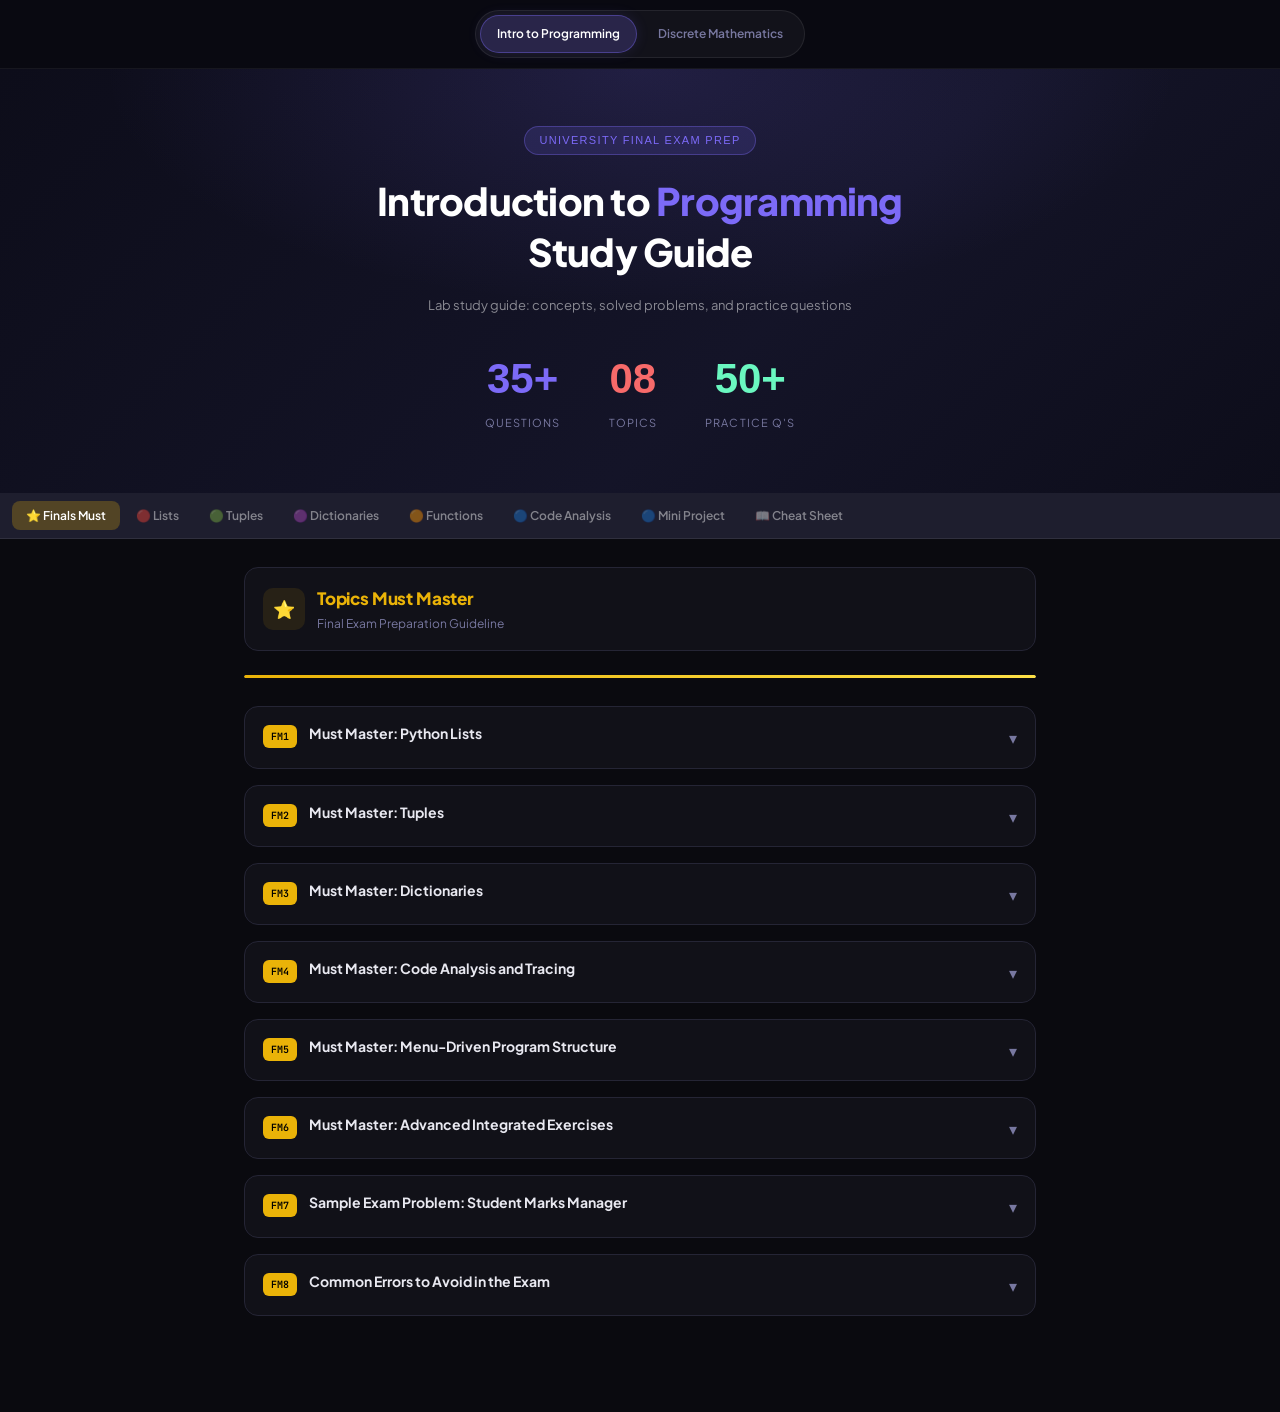
<file: index.html>
<!DOCTYPE html>
<html lang="en">
<head>
<meta charset="UTF-8">
<meta name="viewport" content="width=device-width, initial-scale=1.0, maximum-scale=1.0">
<title>Introduction to Programming - Final Exam Study Guide</title>
<link href="https://fonts.googleapis.com/css2?family=Plus+Jakarta+Sans:wght@300;400;500;600;700;800&family=JetBrains+Mono:wght@300;400;500;600&display=swap" rel="stylesheet">
<style>
:root {
  --bg: #0a0a0f;
  --surface: #111118;
  --card: #16161f;
  --border: #252535;
  --border2: #3a3a50;
  --accent-py: #3572A5;
  --accent-list: #e05a2b;
  --accent-tuple: #2e9e6b;
  --accent-dict: #8b5cf6;
  --accent-fn: #d97706;
  --accent-proj: #0369a1;
  --accent-finals: #eab308;
  --accent-code: #06b6d4;
  --accent-cheat: #ec4899;
  --text: #e8e8f0;
  --text2: #c0c0d8;
  --muted: #7878a0;
  --code-bg: #1e1e2e;
  --code-text: #cdd6f4;
  --correct: #2e9e6b;
  --tag-bg: rgba(53,114,165,0.1);
}

* { margin:0; padding:0; box-sizing:border-box; }

body {
  background: var(--bg);
  color: var(--text);
  font-family: 'Plus Jakarta Sans', sans-serif;
  font-size: 15px;
  line-height: 1.7;
  min-height: 100vh;
}

/* HERO */
.hero {
  background: linear-gradient(135deg, #0d0d1a 0%, #141428 60%, #0d0d1a 100%);
  padding: 56px 24px 48px;
  text-align: center;
  position: relative;
  overflow: hidden;
}
.hero::before {
  content: '';
  position: absolute;
  inset: 0;
  background: radial-gradient(ellipse 60% 80% at 50% 0%, rgba(124,106,247,0.15) 0%, transparent 70%);
  pointer-events: none;
}
.hero-inner { position: relative; z-index: 1; max-width: 600px; margin: 0 auto; }
.hero-tag {
  display: inline-block;
  background: rgba(124,106,247,0.15);
  border: 1px solid rgba(124,106,247,0.35);
  color: #7c6af7;
  font-family: Arial, sans-serif;
  font-size: 11px;
  letter-spacing: 0.12em;
  text-transform: uppercase;
  padding: 4px 14px;
  border-radius: 20px;
  margin-bottom: 20px;
}
.hero h1 {
  font-family: 'Plus Jakarta Sans', sans-serif;
  font-size: clamp(22px, 5vw, 38px);
  font-weight: 800;
  color: #fff;
  line-height: 1.35;
  margin-bottom: 16px;
  letter-spacing: -0.02em;
}
.hero h1 em { font-style: normal; color: #89b4fa; }
.hero h1 span { color: #7c6af7; }
.hero p {
  color: rgba(255,255,255,0.5);
  font-size: 13px;
  margin-bottom: 24px;
}
.stats {
  display: flex;
  justify-content: center;
  gap: 48px;
  flex-wrap: wrap;
}
.stat {
  text-align: center;
  padding: 12px 0;
}
.stat-num {
  font-family: Arial, sans-serif;
  font-size: 42px;
  font-weight: 800;
  line-height: 1.3;
  display: block;
  margin-bottom: 8px;
}
.stat-label {
  font-size: 11px;
  color: var(--muted);
  text-transform: uppercase;
  letter-spacing: 0.1em;
  display: block;
}

/* NAV */
.nav-wrap {
  position: sticky;
  top: 0;
  z-index: 100;
  background: var(--code-bg);
  border-bottom: 1px solid rgba(255,255,255,0.08);
  overflow-x: auto;
  scrollbar-width: none;
}
.nav-wrap::-webkit-scrollbar { display: none; }
.nav-inner {
  display: flex;
  gap: 2px;
  padding: 8px 12px;
  min-width: max-content;
}
.nav-btn {
  background: none;
  border: none;
  color: rgba(255,255,255,0.45);
  font-family: 'Plus Jakarta Sans', sans-serif;
  font-size: 12px;
  font-weight: 600;
  padding: 7px 14px;
  border-radius: 8px;
  cursor: pointer;
  transition: all 0.2s;
  white-space: nowrap;
  display: flex;
  align-items: center;
  gap: 5px;
}
.nav-btn:hover { background: rgba(255,255,255,0.07); color: rgba(255,255,255,0.75); }
.nav-btn.active { color: #fff; }
.nav-btn.active.n-finals { background: rgba(234,179,8,0.25); }
.nav-btn.active.n-list { background: rgba(224,90,43,0.25); }
.nav-btn.active.n-tuple { background: rgba(46,158,107,0.25); }
.nav-btn.active.n-dict { background: rgba(139,92,246,0.25); }
.nav-btn.active.n-fn { background: rgba(217,119,6,0.25); }
.nav-btn.active.n-code { background: rgba(6,182,212,0.25); }
.nav-btn.active.n-proj { background: rgba(3,105,161,0.35); }
.nav-btn.active.n-cheat { background: rgba(236,72,153,0.25); }

/* MAIN */
.main { max-width: 820px; margin: 0 auto; padding: 28px 14px 80px; }

.section { display: none; }
.section.active { display: block; }

/* SECTION HEADER */
.sec-header {
  display: flex;
  align-items: center;
  gap: 12px;
  margin-bottom: 24px;
  padding: 16px 18px;
  background: var(--surface);
  border: 1px solid var(--border);
  border-radius: 14px;
}
.sec-icon {
  width: 42px; height: 42px;
  border-radius: 10px;
  display: flex; align-items: center; justify-content: center;
  font-size: 18px;
  flex-shrink: 0;
}
.sec-icon.ic-finals { background: rgba(234,179,8,0.1); }
.sec-icon.ic-list { background: rgba(224,90,43,0.1); }
.sec-icon.ic-tuple { background: rgba(46,158,107,0.1); }
.sec-icon.ic-dict { background: rgba(139,92,246,0.1); }
.sec-icon.ic-fn { background: rgba(217,119,6,0.1); }
.sec-icon.ic-code { background: rgba(6,182,212,0.1); }
.sec-icon.ic-proj { background: rgba(3,105,161,0.1); }
.sec-icon.ic-cheat { background: rgba(236,72,153,0.1); }
.sec-title {
  font-size: 17px;
  font-weight: 800;
  letter-spacing: -0.01em;
}
.sec-sub { font-size: 12px; color: var(--muted); margin-top: 1px; }

/* PROGRESS BAR */
.progress-bar {
  height: 3px;
  background: var(--border);
  border-radius: 2px;
  margin-bottom: 28px;
  overflow: hidden;
}
.progress-fill {
  height: 100%;
  border-radius: 2px;
  width: 100%;
}

/* QUESTION CARD */
.q-card {
  background: var(--surface);
  border: 1px solid var(--border);
  border-radius: 14px;
  margin-bottom: 16px;
  overflow: hidden;
  transition: border-color 0.2s, box-shadow 0.2s;
}
.q-card:hover { border-color: var(--border2); box-shadow: 0 2px 12px rgba(0,0,0,0.06); }

.q-header {
  display: flex;
  align-items: flex-start;
  gap: 12px;
  padding: 16px 18px;
  cursor: pointer;
  user-select: none;
  -webkit-tap-highlight-color: transparent;
}
.q-badge {
  font-family: 'JetBrains Mono', monospace;
  font-size: 10px;
  font-weight: 600;
  color: #fff;
  padding: 3px 8px;
  border-radius: 6px;
  flex-shrink: 0;
  margin-top: 2px;
  min-width: 32px;
  text-align: center;
}
.q-badge.c-finals { background: var(--accent-finals); color: #000; }
.q-badge.c-list { background: var(--accent-list); }
.q-badge.c-tuple { background: var(--accent-tuple); }
.q-badge.c-dict { background: var(--accent-dict); }
.q-badge.c-fn { background: var(--accent-fn); }
.q-badge.c-code { background: var(--accent-code); color: #000; }
.q-badge.c-proj { background: var(--accent-proj); }
.q-badge.c-cheat { background: var(--accent-cheat); }

.q-title {
  font-size: 14px;
  font-weight: 700;
  flex: 1;
  line-height: 1.45;
  color: var(--text);
}
.q-arrow {
  font-size: 16px;
  color: var(--muted);
  flex-shrink: 0;
  margin-top: 1px;
  transition: transform 0.25s;
}
.q-card.open .q-arrow { transform: rotate(180deg); }

.q-body {
  display: none;
  padding: 0 18px 18px;
  border-top: 1px solid var(--border);
}
.q-card.open .q-body { display: block; }

/* BLOCKS */
.block { margin-top: 14px; }
.block-label {
  font-size: 10px;
  font-family: 'JetBrains Mono', monospace;
  text-transform: uppercase;
  letter-spacing: 0.1em;
  color: var(--muted);
  margin-bottom: 7px;
  display: flex;
  align-items: center;
  gap: 6px;
}
.block-label::after { content: ''; flex: 1; height: 1px; background: var(--border); }

/* CONCEPT BOX */
.concept-box {
  background: rgba(53,114,165,0.08);
  border-left: 3px solid var(--accent-py);
  border-radius: 0 8px 8px 0;
  padding: 12px 14px;
  font-size: 13.5px;
  color: var(--text2);
  line-height: 1.65;
}
.concept-box.cb-finals { border-left-color: var(--accent-finals); background: rgba(234,179,8,0.08); }
.concept-box.cb-list { border-left-color: var(--accent-list); background: rgba(224,90,43,0.08); }
.concept-box.cb-tuple { border-left-color: var(--accent-tuple); background: rgba(46,158,107,0.08); }
.concept-box.cb-dict { border-left-color: var(--accent-dict); background: rgba(139,92,246,0.08); }
.concept-box.cb-fn { border-left-color: var(--accent-fn); background: rgba(217,119,6,0.08); }
.concept-box.cb-code { border-left-color: var(--accent-code); background: rgba(6,182,212,0.08); }
.concept-box.cb-cheat { border-left-color: var(--accent-cheat); background: rgba(236,72,153,0.08); }

/* CODE BLOCK */
pre {
  background: var(--code-bg);
  border-radius: 10px;
  padding: 14px 16px;
  overflow-x: auto;
  font-family: 'JetBrains Mono', monospace;
  font-size: 12.5px;
  line-height: 1.7;
  color: var(--code-text);
  -webkit-overflow-scrolling: touch;
}
pre .kw { color: #cba6f7; }
pre .fn { color: #89b4fa; }
pre .str { color: #a6e3a1; }
pre .cm { color: #6c7086; font-style: italic; }
pre .num { color: #fab387; }
pre .var { color: #cdd6f4; }
pre .op { color: #89dceb; }

/* OUTPUT */
.output-box {
  background: #0f1117;
  border: 1px solid #2a2d3e;
  border-radius: 8px;
  padding: 10px 14px;
  font-family: 'JetBrains Mono', monospace;
  font-size: 12px;
  color: #a6e3a1;
  line-height: 1.8;
  margin-top: 8px;
}
.output-label {
  font-size: 9px;
  text-transform: uppercase;
  letter-spacing: 0.1em;
  color: #6c7086;
  margin-bottom: 4px;
  font-family: 'JetBrains Mono', monospace;
}

/* STEPS */
.steps { list-style: none; padding: 0; margin-top: 2px; }
.steps li {
  display: flex;
  gap: 10px;
  padding: 5px 0;
  font-size: 13.5px;
  color: var(--text2);
  border-bottom: 1px solid rgba(0,0,0,0.05);
}
.steps li:last-child { border-bottom: none; }
.steps li::before {
  content: attr(data-n);
  font-family: 'JetBrains Mono', monospace;
  font-size: 10px;
  background: rgba(53,114,165,0.1);
  color: var(--accent-py);
  border-radius: 4px;
  padding: 2px 6px;
  flex-shrink: 0;
  margin-top: 2px;
  height: fit-content;
  white-space: nowrap;
}

/* PRACTICE BOX */
.pq-wrap {
  margin-top: 14px;
  border: 1px solid var(--border2);
  border-radius: 10px;
  overflow: hidden;
}
.pq-top {
  background: rgba(255,255,255,0.05);
  padding: 8px 14px;
  font-size: 10px;
  font-family: 'JetBrains Mono', monospace;
  text-transform: uppercase;
  letter-spacing: 0.1em;
  color: var(--text2);
  font-weight: 600;
}
.pq-body { padding: 14px; }
.pq-q {
  font-size: 13.5px;
  font-weight: 700;
  color: var(--text);
  margin-bottom: 10px;
  line-height: 1.5;
}
.reveal-btn {
  display: inline-flex;
  align-items: center;
  gap: 5px;
  background: none;
  border: 1px dashed var(--border2);
  color: var(--text2);
  font-family: 'Plus Jakarta Sans', sans-serif;
  font-size: 12px;
  font-weight: 600;
  padding: 6px 12px;
  border-radius: 7px;
  cursor: pointer;
  transition: all 0.2s;
  -webkit-tap-highlight-color: transparent;
}
.reveal-btn:hover { background: var(--bg); border-color: var(--muted); }
.pq-ans { display: none; margin-top: 10px; }
.pq-ans.shown { display: block; }

/* KEY TAKEAWAY */
.takeaway {
  background: rgba(124,106,247,0.07);
  border: 1px solid rgba(124,106,247,0.2);
  border-radius: 10px;
  padding: 12px 14px;
  font-size: 13px;
  color: var(--text2);
  margin-top: 10px;
}
.takeaway strong { color: var(--text); }

/* INLINE CODE */
code {
  font-family: 'JetBrains Mono', monospace;
  font-size: 12px;
  background: rgba(53,114,165,0.1);
  color: var(--accent-py);
  padding: 1px 5px;
  border-radius: 4px;
}

/* CONCEPT TABLE */
.concept-table {
  width: 100%;
  border-collapse: collapse;
  font-size: 13px;
  margin-top: 6px;
  border-radius: 8px;
  overflow: hidden;
  border: 1px solid var(--border);
}
.concept-table th {
  background: var(--code-bg);
  color: rgba(255,255,255,0.8);
  font-family: 'JetBrains Mono', monospace;
  font-size: 10px;
  text-transform: uppercase;
  letter-spacing: 0.08em;
  padding: 8px 12px;
  text-align: left;
  font-weight: 500;
}
.concept-table td {
  padding: 9px 12px;
  border-bottom: 1px solid var(--border);
  color: var(--text2);
  vertical-align: top;
}
.concept-table tr:last-child td { border-bottom: none; }
.concept-table tr:nth-child(even) td { background: rgba(255,255,255,0.03); }

/* HIGHLIGHT BOX */
.hl-box {
  background: var(--code-bg);
  border-radius: 8px;
  padding: 10px 14px;
  font-family: 'JetBrains Mono', monospace;
  font-size: 12.5px;
  color: #a6e3a1;
  line-height: 1.8;
  margin-top: 8px;
}

/* RESPONSIVE */
@media (max-width: 480px) {
  .hero { padding: 28px 16px 24px; }
  .main { padding: 20px 10px 70px; }
  .q-header { padding: 14px; }
  .q-body { padding: 0 14px 14px; }
  pre { font-size: 11.5px; padding: 12px; }
  .sec-header { padding: 14px; }
  .q-title { font-size: 13.5px; }
  .concept-table { font-size: 12px; }
  .concept-table td, .concept-table th { padding: 7px 9px; }
}
/* ── GLOBAL APP BAR ── */
.global-app-bar {
  background: rgba(10,10,18,0.92);
  backdrop-filter: blur(14px);
  -webkit-backdrop-filter: blur(14px);
  border-bottom: 1px solid rgba(255,255,255,0.06);
  padding: 10px 16px;
  display: flex;
  justify-content: center;
  overflow-x: auto;
  scrollbar-width: none;
  -webkit-overflow-scrolling: touch;
}
.global-app-bar::-webkit-scrollbar { display: none; }
.app-tabs {
  display: inline-flex;
  gap: 4px;
  background: rgba(255,255,255,0.04);
  border: 1px solid rgba(255,255,255,0.08);
  border-radius: 30px;
  padding: 4px;
}
.app-tab {
  padding: 8px 16px;
  color: #7878a0;
  text-decoration: none;
  font-family: 'Plus Jakarta Sans', sans-serif;
  font-weight: 600;
  font-size: 12px;
  border-radius: 22px;
  transition: all 0.25s ease;
  white-space: nowrap;
  border: 1px solid transparent;
}
.app-tab:hover {
  color: #e8e8f0;
  background: rgba(255,255,255,0.06);
}
.app-tab.active {
  color: #fff;
  background: rgba(124,106,247,0.22);
  border-color: rgba(124,106,247,0.4);
  box-shadow: 0 0 14px rgba(124,106,247,0.12);
}
</style>
</head>
<body>

<div class="global-app-bar">
  <div class="app-tabs">
    <a href="index.html" class="app-tab active">Intro to Programming</a>
    <a href="discrete_math.html" class="app-tab">Discrete Mathematics</a>
  </div>
</div>

<!-- HERO -->
<div class="hero">
  <div class="hero-inner">
    <div class="hero-tag">University Final Exam Prep</div>
    <h1>Introduction to <span>Programming</span><br>Study Guide</h1>
    <p>Lab study guide: concepts, solved problems, and practice questions</p>
    <div class="stats">
      <div class="stat"><span class="stat-num" style="color:#7c6af7">35+</span><span class="stat-label">Questions</span></div>
      <div class="stat"><span class="stat-num" style="color:#f76a6a">08</span><span class="stat-label">Topics</span></div>
      <div class="stat"><span class="stat-num" style="color:#6af7c0">50+</span><span class="stat-label">Practice Q's</span></div>
    </div>
  </div>
</div>

<!-- NAV -->
<div class="nav-wrap">
  <div class="nav-inner">
    <button class="nav-btn n-finals active" onclick="showSec('finals',this)">⭐ Finals Must</button>
    <button class="nav-btn n-list" onclick="showSec('list',this)">🔴 Lists</button>
    <button class="nav-btn n-tuple" onclick="showSec('tuple',this)">🟢 Tuples</button>
    <button class="nav-btn n-dict" onclick="showSec('dict',this)">🟣 Dictionaries</button>
    <button class="nav-btn n-fn" onclick="showSec('fn',this)">🟠 Functions</button>
    <button class="nav-btn n-code" onclick="showSec('code',this)">🔵 Code Analysis</button>
    <button class="nav-btn n-proj" onclick="showSec('proj',this)">🔵 Mini Project</button>
    <button class="nav-btn n-cheat" onclick="showSec('cheat',this)">📖 Cheat Sheet</button>
  </div>
</div>

<!-- MAIN -->
<div class="main">

<!-- ═══════════════════ FINALS MUST SECTION ═══════════════════ -->
<div class="section active" id="sec-finals">
  <div class="sec-header">
    <div class="sec-icon ic-finals">⭐</div>
    <div>
      <div class="sec-title" style="color:var(--accent-finals)">Topics Must Master</div>
      <div class="sec-sub">Final Exam Preparation Guideline</div>
    </div>
  </div>
  <div class="progress-bar"><div class="progress-fill" style="background:linear-gradient(90deg, #eab308, #fde047)"></div></div>

  <!-- FM1: Python Lists -->
  <div class="q-card" id="fm1">
    <div class="q-header" onclick="tog('fm1')">
      <span class="q-badge c-finals">FM1</span>
      <span class="q-title">Must Master: Python Lists</span>
      <span class="q-arrow">▾</span>
    </div>
    <div class="q-body">
      <div class="block">
        <div class="block-label">💡 What You Must Know</div>
        <div class="concept-box cb-finals">You must know how to <strong>create lists</strong>, <strong>add elements</strong>, <strong>iterate through lists</strong>, <strong>calculate total and average</strong>, <strong>find maximum and minimum</strong>, and <strong>filter elements</strong> based on conditions.</div>
      </div>
      <div class="block">
        <div class="block-label">✅ Core Pattern</div>
        <pre><span class="var">numbers</span> <span class="op">=</span> [<span class="num">10</span>, <span class="num">20</span>, <span class="num">30</span>, <span class="num">40</span>]

<span class="var">total</span> <span class="op">=</span> <span class="fn">sum</span>(<span class="var">numbers</span>)
<span class="var">avg</span> <span class="op">=</span> <span class="var">total</span> <span class="op">/</span> <span class="fn">len</span>(<span class="var">numbers</span>)

<span class="kw">for</span> <span class="var">n</span> <span class="kw">in</span> <span class="var">numbers</span>:
    <span class="kw">if</span> <span class="var">n</span> <span class="op">></span> <span class="var">avg</span>:
        <span class="kw">print</span>(<span class="var">n</span>)</pre>
        <div class="output-label">Output</div>
        <div class="output-box">30
40</div>
      </div>
      <div class="block">
        <div class="block-label">🔍 How it works</div>
        <ul class="steps">
          <li data-n="1"><code>sum(numbers)</code> adds all elements: 10+20+30+40 = 100</li>
          <li data-n="2"><code>total / len(numbers)</code> gives the average: 100/4 = 25.0</li>
          <li data-n="3">The for loop checks each number against the average</li>
          <li data-n="4">Only numbers greater than 25.0 (which are 30 and 40) get printed</li>
        </ul>
      </div>
      <div class="block">
        <div class="block-label">🎯 Exercise 1: Total and Average</div>
        <div class="pq-wrap">
          <div class="pq-top">📝 Create a list of 5 numbers and print the total and average</div>
          <div class="pq-body">
            <div class="pq-q">Write a program that stores 5 numbers in a list, then prints their <strong>total</strong> and <strong>average</strong>.</div>
            <button class="reveal-btn" onclick="rev(this)">Show Answer ▾</button>
            <div class="pq-ans">
              <pre><span class="var">nums</span> <span class="op">=</span> []
<span class="kw">for</span> <span class="var">i</span> <span class="kw">in</span> <span class="fn">range</span>(<span class="num">5</span>):
    <span class="var">n</span> <span class="op">=</span> <span class="fn">int</span>(<span class="fn">input</span>(<span class="str">"Enter number: "</span>))
    <span class="var">nums</span>.<span class="fn">append</span>(<span class="var">n</span>)

<span class="var">total</span> <span class="op">=</span> <span class="fn">sum</span>(<span class="var">nums</span>)
<span class="var">avg</span> <span class="op">=</span> <span class="var">total</span> <span class="op">/</span> <span class="fn">len</span>(<span class="var">nums</span>)
<span class="kw">print</span>(<span class="str">"Total:"</span>, <span class="var">total</span>)
<span class="kw">print</span>(<span class="str">"Average:"</span>, <span class="var">avg</span>)</pre>
              <div class="output-label">Sample Output</div>
              <div class="output-box">Total: 150
Average: 30.0</div>
            </div>
          </div>
        </div>
      </div>
      <div class="block">
        <div class="block-label">🎯 Exercise 2: Numbers Greater Than Average</div>
        <div class="pq-wrap">
          <div class="pq-top">📝 Store 5 numbers and print those greater than the average</div>
          <div class="pq-body">
            <div class="pq-q">Store 5 numbers in a list. Calculate the average, then print only the numbers that are <strong>greater than the average</strong>.</div>
            <button class="reveal-btn" onclick="rev(this)">Show Answer ▾</button>
            <div class="pq-ans">
              <pre><span class="var">nums</span> <span class="op">=</span> []
<span class="kw">for</span> <span class="var">i</span> <span class="kw">in</span> <span class="fn">range</span>(<span class="num">5</span>):
    <span class="var">n</span> <span class="op">=</span> <span class="fn">int</span>(<span class="fn">input</span>(<span class="str">"Enter number: "</span>))
    <span class="var">nums</span>.<span class="fn">append</span>(<span class="var">n</span>)

<span class="var">avg</span> <span class="op">=</span> <span class="fn">sum</span>(<span class="var">nums</span>) <span class="op">/</span> <span class="fn">len</span>(<span class="var">nums</span>)
<span class="kw">print</span>(<span class="str">"Average:"</span>, <span class="var">avg</span>)
<span class="kw">print</span>(<span class="str">"Numbers above average:"</span>)
<span class="kw">for</span> <span class="var">n</span> <span class="kw">in</span> <span class="var">nums</span>:
    <span class="kw">if</span> <span class="var">n</span> <span class="op">></span> <span class="var">avg</span>:
        <span class="kw">print</span>(<span class="var">n</span>)</pre>
            </div>
          </div>
        </div>
      </div>
      <div class="block">
        <div class="block-label">🎯 Exercise 3: Maximum and Minimum</div>
        <div class="pq-wrap">
          <div class="pq-top">📝 Find the max and min values from a list</div>
          <div class="pq-body">
            <div class="pq-q">Write a program that finds the <strong>maximum</strong> and <strong>minimum</strong> values from a list of numbers.</div>
            <button class="reveal-btn" onclick="rev(this)">Show Answer ▾</button>
            <div class="pq-ans">
              <pre><span class="var">nums</span> <span class="op">=</span> []
<span class="kw">for</span> <span class="var">i</span> <span class="kw">in</span> <span class="fn">range</span>(<span class="num">5</span>):
    <span class="var">n</span> <span class="op">=</span> <span class="fn">int</span>(<span class="fn">input</span>(<span class="str">"Enter number: "</span>))
    <span class="var">nums</span>.<span class="fn">append</span>(<span class="var">n</span>)

<span class="kw">print</span>(<span class="str">"Maximum:"</span>, <span class="fn">max</span>(<span class="var">nums</span>))
<span class="kw">print</span>(<span class="str">"Minimum:"</span>, <span class="fn">min</span>(<span class="var">nums</span>))</pre>
            </div>
          </div>
        </div>
      </div>
      <div class="block">
        <div class="block-label">🎯 Exercise 4: Print Only Even Numbers</div>
        <div class="pq-wrap">
          <div class="pq-top">📝 Create a list and print only even numbers</div>
          <div class="pq-body">
            <div class="pq-q">Create a list of numbers and print only the <strong>even numbers</strong> from it.</div>
            <button class="reveal-btn" onclick="rev(this)">Show Answer ▾</button>
            <div class="pq-ans">
              <pre><span class="var">nums</span> <span class="op">=</span> [<span class="num">3</span>, <span class="num">8</span>, <span class="num">15</span>, <span class="num">22</span>, <span class="num">7</span>, <span class="num">10</span>]

<span class="kw">print</span>(<span class="str">"Even numbers:"</span>)
<span class="kw">for</span> <span class="var">n</span> <span class="kw">in</span> <span class="var">nums</span>:
    <span class="kw">if</span> <span class="var">n</span> <span class="op">%</span> <span class="num">2</span> <span class="op">==</span> <span class="num">0</span>:
        <span class="kw">print</span>(<span class="var">n</span>)</pre>
              <div class="output-label">Output</div>
              <div class="output-box">Even numbers:
8
22
10</div>
            </div>
          </div>
        </div>
      </div>
      <div class="block">
        <div class="block-label">🎯 Exercise 5: Sort a List</div>
        <div class="pq-wrap">
          <div class="pq-top">📝 Sort a list of numbers in ascending order</div>
          <div class="pq-body">
            <div class="pq-q">Sort a list of numbers in <strong>ascending order</strong> and print the sorted result.</div>
            <button class="reveal-btn" onclick="rev(this)">Show Answer ▾</button>
            <div class="pq-ans">
              <pre><span class="var">nums</span> <span class="op">=</span> [<span class="num">40</span>, <span class="num">10</span>, <span class="num">30</span>, <span class="num">20</span>, <span class="num">50</span>]
<span class="var">nums</span>.<span class="fn">sort</span>()
<span class="kw">print</span>(<span class="str">"Sorted:"</span>, <span class="var">nums</span>)</pre>
              <div class="output-label">Output</div>
              <div class="output-box">Sorted: [10, 20, 30, 40, 50]</div>
            </div>
          </div>
        </div>
      </div>
    </div>
  </div>

  <!-- FM2: Tuples -->
  <div class="q-card" id="fm2">
    <div class="q-header" onclick="tog('fm2')">
      <span class="q-badge c-finals">FM2</span>
      <span class="q-title">Must Master: Tuples</span>
      <span class="q-arrow">▾</span>
    </div>
    <div class="q-body">
      <div class="block">
        <div class="block-label">💡 What You Must Know</div>
        <div class="concept-box cb-finals">Tuples store <strong>fixed records</strong> that should not change. You must understand <strong>tuple unpacking</strong>, <strong>accessing tuple values</strong>, and <strong>using lambda functions</strong> to sort or find max/min in a list of tuples.</div>
      </div>
      <div class="block">
        <div class="block-label">✅ Core Pattern: Tuple Unpacking</div>
        <pre><span class="var">products</span> <span class="op">=</span> [
    (<span class="str">"Pen"</span>, <span class="num">10</span>),
    (<span class="str">"Book"</span>, <span class="num">40</span>),
    (<span class="str">"Bag"</span>, <span class="num">500</span>)
]

<span class="cm"># Tuple unpacking in a loop</span>
<span class="kw">for</span> <span class="var">name</span>, <span class="var">price</span> <span class="kw">in</span> <span class="var">products</span>:
    <span class="kw">print</span>(<span class="var">name</span>, <span class="var">price</span>)</pre>
        <div class="output-label">Output</div>
        <div class="output-box">Pen 10
Book 40
Bag 500</div>
      </div>
      <div class="block">
        <div class="block-label">✅ Using Lambda to Find Most Expensive</div>
        <pre><span class="var">most_expensive</span> <span class="op">=</span> <span class="fn">max</span>(<span class="var">products</span>, <span class="var">key</span><span class="op">=</span><span class="kw">lambda</span> <span class="var">x</span>: <span class="var">x</span>[<span class="num">1</span>])
<span class="kw">print</span>(<span class="str">"Most expensive:"</span>, <span class="var">most_expensive</span>)</pre>
        <div class="output-label">Output</div>
        <div class="output-box">Most expensive: ('Bag', 500)</div>
      </div>
      <div class="block">
        <div class="block-label">🔍 How lambda works here</div>
        <ul class="steps">
          <li data-n="1"><code>lambda x: x[1]</code> means "for each tuple x, look at index 1 (the price)"</li>
          <li data-n="2"><code>max()</code> compares all tuples by their price value</li>
          <li data-n="3">The tuple with the highest price (500) is returned</li>
        </ul>
      </div>
      <div class="block">
        <div class="block-label">🎯 Exercise 6: Products and Prices</div>
        <div class="pq-wrap">
          <div class="pq-top">📝 Create a list of tuples storing (product, price) and print all</div>
          <div class="pq-body">
            <div class="pq-q">Create a list of tuples storing product name and price. Print all products and their prices using tuple unpacking.</div>
            <button class="reveal-btn" onclick="rev(this)">Show Answer ▾</button>
            <div class="pq-ans">
              <pre><span class="var">products</span> <span class="op">=</span> [
    (<span class="str">"Pen"</span>, <span class="num">10</span>),
    (<span class="str">"Book"</span>, <span class="num">40</span>),
    (<span class="str">"Bag"</span>, <span class="num">500</span>)
]

<span class="kw">for</span> <span class="var">name</span>, <span class="var">price</span> <span class="kw">in</span> <span class="var">products</span>:
    <span class="kw">print</span>(<span class="var">name</span>, <span class="str">"-"</span>, <span class="var">price</span>)</pre>
              <div class="output-label">Output</div>
              <div class="output-box">Pen - 10
Book - 40
Bag - 500</div>
            </div>
          </div>
        </div>
      </div>
      <div class="block">
        <div class="block-label">🎯 Exercise 7: Most Expensive Product</div>
        <div class="pq-wrap">
          <div class="pq-top">📝 Find the most expensive product using lambda</div>
          <div class="pq-body">
            <div class="pq-q">Find the most expensive product from a list of tuples using <code>max()</code> with a <code>lambda</code> function.</div>
            <button class="reveal-btn" onclick="rev(this)">Show Answer ▾</button>
            <div class="pq-ans">
              <pre><span class="var">products</span> <span class="op">=</span> [(<span class="str">"Pen"</span>, <span class="num">10</span>), (<span class="str">"Book"</span>, <span class="num">40</span>), (<span class="str">"Bag"</span>, <span class="num">500</span>)]
<span class="var">most_expensive</span> <span class="op">=</span> <span class="fn">max</span>(<span class="var">products</span>, <span class="var">key</span><span class="op">=</span><span class="kw">lambda</span> <span class="var">x</span>: <span class="var">x</span>[<span class="num">1</span>])
<span class="kw">print</span>(<span class="str">"Most expensive:"</span>, <span class="var">most_expensive</span>[<span class="num">0</span>], <span class="str">"-"</span>, <span class="var">most_expensive</span>[<span class="num">1</span>])</pre>
              <div class="output-label">Output</div>
              <div class="output-box">Most expensive: Bag - 500</div>
            </div>
          </div>
        </div>
      </div>
      <div class="block">
        <div class="block-label">🎯 Exercise 8: Average Price</div>
        <div class="pq-wrap">
          <div class="pq-top">📝 Calculate the average price of products</div>
          <div class="pq-body">
            <div class="pq-q">Calculate and print the <strong>average price</strong> of all products in a list of tuples.</div>
            <button class="reveal-btn" onclick="rev(this)">Show Answer ▾</button>
            <div class="pq-ans">
              <pre><span class="var">products</span> <span class="op">=</span> [(<span class="str">"Pen"</span>, <span class="num">10</span>), (<span class="str">"Book"</span>, <span class="num">40</span>), (<span class="str">"Bag"</span>, <span class="num">500</span>)]

<span class="var">total_price</span> <span class="op">=</span> <span class="num">0</span>
<span class="kw">for</span> <span class="var">name</span>, <span class="var">price</span> <span class="kw">in</span> <span class="var">products</span>:
    <span class="var">total_price</span> <span class="op">+=</span> <span class="var">price</span>

<span class="var">avg_price</span> <span class="op">=</span> <span class="var">total_price</span> <span class="op">/</span> <span class="fn">len</span>(<span class="var">products</span>)
<span class="kw">print</span>(<span class="str">"Average price:"</span>, <span class="var">avg_price</span>)</pre>
              <div class="output-label">Output</div>
              <div class="output-box">Average price: 183.33333333333334</div>
            </div>
          </div>
        </div>
      </div>
    </div>
  </div>

  <!-- FM3: Dictionaries -->
  <div class="q-card" id="fm3">
    <div class="q-header" onclick="tog('fm3')">
      <span class="q-badge c-finals">FM3</span>
      <span class="q-title">Must Master: Dictionaries</span>
      <span class="q-arrow">▾</span>
    </div>
    <div class="q-body">
      <div class="block">
        <div class="block-label">💡 What You Must Know</div>
        <div class="concept-box cb-finals">Dictionaries store <strong>key-value pairs</strong>. You must practice <strong>dictionary creation</strong>, <strong>searching values</strong>, and building <strong>menu-driven systems</strong>. Important operations include adding entries, iterating with <code>.items()</code>, and checking if a key exists.</div>
      </div>
      <div class="block">
        <div class="block-label">✅ Core Pattern</div>
        <pre><span class="var">students</span> <span class="op">=</span> {
    <span class="str">"S01"</span>: {<span class="str">"name"</span>: <span class="str">"Asha"</span>, <span class="str">"gpa"</span>: <span class="num">3.7</span>}
}

<span class="cm"># Adding a new student</span>
<span class="var">students</span>[<span class="str">"S02"</span>] <span class="op">=</span> {<span class="str">"name"</span>: <span class="str">"Rahim"</span>, <span class="str">"gpa"</span>: <span class="num">3.5</span>}

<span class="cm"># Iterating through all students</span>
<span class="kw">for</span> <span class="var">sid</span>, <span class="var">info</span> <span class="kw">in</span> <span class="var">students</span>.<span class="fn">items</span>():
    <span class="kw">print</span>(<span class="var">sid</span>, <span class="var">info</span>[<span class="str">"name"</span>])</pre>
        <div class="output-label">Output</div>
        <div class="output-box">S01 Asha
S02 Rahim</div>
      </div>
      <div class="block">
        <div class="block-label">🎯 Exercise 9: Student GPA Dictionary</div>
        <div class="pq-wrap">
          <div class="pq-top">📝 Create a dictionary storing student GPA and print all students</div>
          <div class="pq-body">
            <div class="pq-q">Create a dictionary with student IDs as keys and nested dictionaries (name, gpa) as values. Print all students.</div>
            <button class="reveal-btn" onclick="rev(this)">Show Answer ▾</button>
            <div class="pq-ans">
              <pre><span class="var">students</span> <span class="op">=</span> {
    <span class="str">"S01"</span>: {<span class="str">"name"</span>: <span class="str">"Asha"</span>, <span class="str">"gpa"</span>: <span class="num">3.7</span>},
    <span class="str">"S02"</span>: {<span class="str">"name"</span>: <span class="str">"Rahim"</span>, <span class="str">"gpa"</span>: <span class="num">3.2</span>}
}

<span class="kw">for</span> <span class="var">sid</span>, <span class="var">info</span> <span class="kw">in</span> <span class="var">students</span>.<span class="fn">items</span>():
    <span class="kw">print</span>(<span class="var">sid</span>, <span class="var">info</span>[<span class="str">"name"</span>], <span class="str">"GPA:"</span>, <span class="var">info</span>[<span class="str">"gpa"</span>])</pre>
              <div class="output-label">Output</div>
              <div class="output-box">S01 Asha GPA: 3.7
S02 Rahim GPA: 3.2</div>
            </div>
          </div>
        </div>
      </div>
      <div class="block">
        <div class="block-label">🎯 Exercise 10: Filter by GPA</div>
        <div class="pq-wrap">
          <div class="pq-top">📝 Display students with GPA greater than 3.5</div>
          <div class="pq-body">
            <div class="pq-q">Display only the students whose <strong>GPA is greater than 3.5</strong>.</div>
            <button class="reveal-btn" onclick="rev(this)">Show Answer ▾</button>
            <div class="pq-ans">
              <pre><span class="var">students</span> <span class="op">=</span> {
    <span class="str">"S01"</span>: {<span class="str">"name"</span>: <span class="str">"Asha"</span>, <span class="str">"gpa"</span>: <span class="num">3.7</span>},
    <span class="str">"S02"</span>: {<span class="str">"name"</span>: <span class="str">"Rahim"</span>, <span class="str">"gpa"</span>: <span class="num">3.2</span>},
    <span class="str">"S03"</span>: {<span class="str">"name"</span>: <span class="str">"Nila"</span>, <span class="str">"gpa"</span>: <span class="num">3.8</span>}
}

<span class="kw">print</span>(<span class="str">"Students with GPA > 3.5:"</span>)
<span class="kw">for</span> <span class="var">sid</span>, <span class="var">info</span> <span class="kw">in</span> <span class="var">students</span>.<span class="fn">items</span>():
    <span class="kw">if</span> <span class="var">info</span>[<span class="str">"gpa"</span>] <span class="op">></span> <span class="num">3.5</span>:
        <span class="kw">print</span>(<span class="var">sid</span>, <span class="var">info</span>[<span class="str">"name"</span>], <span class="var">info</span>[<span class="str">"gpa"</span>])</pre>
              <div class="output-label">Output</div>
              <div class="output-box">Students with GPA > 3.5:
S01 Asha 3.7
S03 Nila 3.8</div>
            </div>
          </div>
        </div>
      </div>
      <div class="block">
        <div class="block-label">🎯 Exercise 11: Search by Student ID</div>
        <div class="pq-wrap">
          <div class="pq-top">📝 Search for a student using student ID</div>
          <div class="pq-body">
            <div class="pq-q">Search for a student by entering their <strong>student ID</strong>. If found, display their info. If not found, show "Student not found."</div>
            <button class="reveal-btn" onclick="rev(this)">Show Answer ▾</button>
            <div class="pq-ans">
              <pre><span class="var">students</span> <span class="op">=</span> {
    <span class="str">"S01"</span>: {<span class="str">"name"</span>: <span class="str">"Asha"</span>, <span class="str">"gpa"</span>: <span class="num">3.7</span>},
    <span class="str">"S02"</span>: {<span class="str">"name"</span>: <span class="str">"Rahim"</span>, <span class="str">"gpa"</span>: <span class="num">3.2</span>}
}

<span class="var">search_id</span> <span class="op">=</span> <span class="fn">input</span>(<span class="str">"Enter student ID: "</span>)
<span class="kw">if</span> <span class="var">search_id</span> <span class="kw">in</span> <span class="var">students</span>:
    <span class="var">info</span> <span class="op">=</span> <span class="var">students</span>[<span class="var">search_id</span>]
    <span class="kw">print</span>(<span class="str">"Name:"</span>, <span class="var">info</span>[<span class="str">"name"</span>])
    <span class="kw">print</span>(<span class="str">"GPA:"</span>, <span class="var">info</span>[<span class="str">"gpa"</span>])
<span class="kw">else</span>:
    <span class="kw">print</span>(<span class="str">"Student not found."</span>)</pre>
            </div>
          </div>
        </div>
      </div>
    </div>
  </div>

  <!-- FM4: Code Trace -->
  <div class="q-card" id="fm4">
    <div class="q-header" onclick="tog('fm4')">
      <span class="q-badge c-finals">FM4</span>
      <span class="q-title">Must Master: Code Analysis and Tracing</span>
      <span class="q-arrow">▾</span>
    </div>
    <div class="q-body">
      <div class="block">
        <div class="block-label">💡 What You Must Know</div>
        <div class="concept-box cb-finals">You must be able to <strong>identify data structures</strong>, <strong>trace program execution</strong>, <strong>calculate outputs</strong>, and <strong>understand loops and conditions</strong>. Practice dry-running code by writing down variable values at each step.</div>
      </div>
      <div class="block">
        <div class="block-label">✅ Trace Example</div>
        <pre><span class="var">nums</span> <span class="op">=</span> [<span class="num">5</span>, <span class="num">10</span>, <span class="num">15</span>]

<span class="var">total</span> <span class="op">=</span> <span class="num">0</span>
<span class="kw">for</span> <span class="var">n</span> <span class="kw">in</span> <span class="var">nums</span>:
    <span class="var">total</span> <span class="op">+=</span> <span class="var">n</span>

<span class="kw">print</span>(<span class="var">total</span>)</pre>
      </div>
      <div class="block">
        <div class="block-label">Trace Table</div>
        <table class="concept-table">
          <tr><th>Step</th><th>n</th><th>total</th></tr>
          <tr><td>1</td><td>5</td><td>5</td></tr>
          <tr><td>2</td><td>10</td><td>15</td></tr>
          <tr><td>3</td><td>15</td><td>30</td></tr>
        </table>
        <div class="output-label" style="margin-top:8px">Output</div>
        <div class="output-box">30</div>
      </div>
    </div>
  </div>

  <!-- FM5: Programming Skills -->
  <div class="q-card" id="fm5">
    <div class="q-header" onclick="tog('fm5')">
      <span class="q-badge c-finals">FM5</span>
      <span class="q-title">Must Master: Menu-Driven Program Structure</span>
      <span class="q-arrow">▾</span>
    </div>
    <div class="q-body">
      <div class="block">
        <div class="block-label">💡 What You Must Know</div>
        <div class="concept-box cb-finals">You should practice writing programs that use <strong>loops</strong>, <strong>conditions</strong>, <strong>process lists</strong>, <strong>use dictionaries</strong>, and <strong>create menu systems</strong>. This is the typical structure of a menu-driven program.</div>
      </div>
      <div class="block">
        <div class="block-label">✅ Menu-Driven Program Template</div>
        <pre><span class="kw">while</span> <span class="kw">True</span>:
    <span class="kw">print</span>(<span class="str">"1 Add"</span>)
    <span class="kw">print</span>(<span class="str">"2 Display"</span>)
    <span class="kw">print</span>(<span class="str">"3 Exit"</span>)

    <span class="var">choice</span> <span class="op">=</span> <span class="fn">input</span>(<span class="str">"Enter choice: "</span>)

    <span class="kw">if</span> <span class="var">choice</span> <span class="op">==</span> <span class="str">"1"</span>:
        <span class="kw">pass</span>  <span class="cm"># add logic here</span>
    <span class="kw">elif</span> <span class="var">choice</span> <span class="op">==</span> <span class="str">"2"</span>:
        <span class="kw">pass</span>  <span class="cm"># display logic here</span>
    <span class="kw">elif</span> <span class="var">choice</span> <span class="op">==</span> <span class="str">"3"</span>:
        <span class="kw">break</span></pre>
      </div>
      <div class="block">
        <div class="block-label">🔍 How it works</div>
        <ul class="steps">
          <li data-n="1"><code>while True</code> runs the loop forever until <code>break</code> is called</li>
          <li data-n="2">The menu is printed every time the loop repeats</li>
          <li data-n="3">The <code>if/elif</code> chain runs the correct action based on user input</li>
          <li data-n="4">Option 3 calls <code>break</code> to exit the loop and end the program</li>
        </ul>
      </div>
    </div>
  </div>

  <!-- FM6: Advanced Exercises -->
  <div class="q-card" id="fm6">
    <div class="q-header" onclick="tog('fm6')">
      <span class="q-badge c-finals">FM6</span>
      <span class="q-title">Must Master: Advanced Integrated Exercises</span>
      <span class="q-arrow">▾</span>
    </div>
    <div class="q-body">
      <div class="block">
        <div class="block-label">💡 What You Must Know</div>
        <div class="concept-box cb-finals">The most difficult exam questions combine <strong>lists</strong>, <strong>dictionaries</strong>, and <strong>tuples</strong> together. You must be able to store student records using all three structures and compute totals, averages, and grades.</div>
      </div>
      <div class="block">
        <div class="block-label">🎯 Exercise 12: Combined Data Structures</div>
        <div class="pq-wrap">
          <div class="pq-top">📝 Store student records using list, dictionary, and tuple</div>
          <div class="pq-body">
            <div class="pq-q">Create a list of student dictionaries where each student has an id, name, and marks stored as a tuple. Compute total marks, average marks, and grade for each student.</div>
            <button class="reveal-btn" onclick="rev(this)">Show Answer ▾</button>
            <div class="pq-ans">
              <pre><span class="var">students</span> <span class="op">=</span> [
    {<span class="str">"id"</span>: <span class="str">"S01"</span>, <span class="str">"name"</span>: <span class="str">"Asha"</span>, <span class="str">"marks"</span>: (<span class="num">80</span>, <span class="num">90</span>, <span class="num">85</span>)},
    {<span class="str">"id"</span>: <span class="str">"S02"</span>, <span class="str">"name"</span>: <span class="str">"Rahim"</span>, <span class="str">"marks"</span>: (<span class="num">60</span>, <span class="num">55</span>, <span class="num">70</span>)}
]

<span class="kw">for</span> <span class="var">s</span> <span class="kw">in</span> <span class="var">students</span>:
    <span class="var">total</span> <span class="op">=</span> <span class="fn">sum</span>(<span class="var">s</span>[<span class="str">"marks"</span>])
    <span class="var">avg</span> <span class="op">=</span> <span class="var">total</span> <span class="op">/</span> <span class="fn">len</span>(<span class="var">s</span>[<span class="str">"marks"</span>])
    <span class="kw">if</span> <span class="var">avg</span> <span class="op">>=</span> <span class="num">80</span>: <span class="var">grade</span> <span class="op">=</span> <span class="str">"A"</span>
    <span class="kw">elif</span> <span class="var">avg</span> <span class="op">>=</span> <span class="num">70</span>: <span class="var">grade</span> <span class="op">=</span> <span class="str">"B"</span>
    <span class="kw">elif</span> <span class="var">avg</span> <span class="op">>=</span> <span class="num">60</span>: <span class="var">grade</span> <span class="op">=</span> <span class="str">"C"</span>
    <span class="kw">else</span>: <span class="var">grade</span> <span class="op">=</span> <span class="str">"F"</span>
    <span class="kw">print</span>(<span class="var">s</span>[<span class="str">"id"</span>], <span class="var">s</span>[<span class="str">"name"</span>], <span class="str">"Total:"</span>, <span class="var">total</span>, <span class="str">"Avg:"</span>, <span class="var">avg</span>, <span class="str">"Grade:"</span>, <span class="var">grade</span>)</pre>
              <div class="output-label">Output</div>
              <div class="output-box">S01 Asha Total: 255 Avg: 85.0 Grade: A
S02 Rahim Total: 185 Avg: 61.666666666666664 Grade: C</div>
            </div>
          </div>
        </div>
      </div>
      <div class="block">
        <div class="block-label">🎯 Exercise 13: Find the Topper</div>
        <div class="pq-wrap">
          <div class="pq-top">📝 Write a program that finds the topper student</div>
          <div class="pq-body">
            <div class="pq-q">From a list of student records, find and print the <strong>student with the highest average marks</strong>.</div>
            <button class="reveal-btn" onclick="rev(this)">Show Answer ▾</button>
            <div class="pq-ans">
              <pre><span class="var">students</span> <span class="op">=</span> [
    {<span class="str">"id"</span>: <span class="str">"S01"</span>, <span class="str">"name"</span>: <span class="str">"Asha"</span>, <span class="str">"marks"</span>: (<span class="num">80</span>, <span class="num">90</span>, <span class="num">85</span>)},
    {<span class="str">"id"</span>: <span class="str">"S02"</span>, <span class="str">"name"</span>: <span class="str">"Rahim"</span>, <span class="str">"marks"</span>: (<span class="num">60</span>, <span class="num">55</span>, <span class="num">70</span>)},
    {<span class="str">"id"</span>: <span class="str">"S03"</span>, <span class="str">"name"</span>: <span class="str">"Nila"</span>, <span class="str">"marks"</span>: (<span class="num">95</span>, <span class="num">88</span>, <span class="num">92</span>)}
]

<span class="var">topper</span> <span class="op">=</span> <span class="kw">None</span>
<span class="var">highest_avg</span> <span class="op">=</span> <span class="num">0</span>

<span class="kw">for</span> <span class="var">s</span> <span class="kw">in</span> <span class="var">students</span>:
    <span class="var">avg</span> <span class="op">=</span> <span class="fn">sum</span>(<span class="var">s</span>[<span class="str">"marks"</span>]) <span class="op">/</span> <span class="fn">len</span>(<span class="var">s</span>[<span class="str">"marks"</span>])
    <span class="kw">if</span> <span class="var">avg</span> <span class="op">></span> <span class="var">highest_avg</span>:
        <span class="var">highest_avg</span> <span class="op">=</span> <span class="var">avg</span>
        <span class="var">topper</span> <span class="op">=</span> <span class="var">s</span>

<span class="kw">print</span>(<span class="str">"Topper:"</span>, <span class="var">topper</span>[<span class="str">"name"</span>], <span class="str">"Avg:"</span>, <span class="var">highest_avg</span>)</pre>
              <div class="output-label">Output</div>
              <div class="output-box">Topper: Nila Avg: 91.66666666666667</div>
            </div>
          </div>
        </div>
      </div>
      <div class="block">
        <div class="block-label">🎯 Exercise 14: Above Class Average</div>
        <div class="pq-wrap">
          <div class="pq-top">📝 Find students with marks above the class average</div>
          <div class="pq-body">
            <div class="pq-q">Calculate the <strong>class average</strong> and print only students whose average marks are <strong>above the class average</strong>.</div>
            <button class="reveal-btn" onclick="rev(this)">Show Answer ▾</button>
            <div class="pq-ans">
              <pre><span class="var">students</span> <span class="op">=</span> [
    {<span class="str">"name"</span>: <span class="str">"Asha"</span>, <span class="str">"marks"</span>: (<span class="num">80</span>, <span class="num">90</span>, <span class="num">85</span>)},
    {<span class="str">"name"</span>: <span class="str">"Rahim"</span>, <span class="str">"marks"</span>: (<span class="num">60</span>, <span class="num">55</span>, <span class="num">70</span>)},
    {<span class="str">"name"</span>: <span class="str">"Nila"</span>, <span class="str">"marks"</span>: (<span class="num">95</span>, <span class="num">88</span>, <span class="num">92</span>)}
]

<span class="cm"># Calculate class average</span>
<span class="var">all_avgs</span> <span class="op">=</span> []
<span class="kw">for</span> <span class="var">s</span> <span class="kw">in</span> <span class="var">students</span>:
    <span class="var">avg</span> <span class="op">=</span> <span class="fn">sum</span>(<span class="var">s</span>[<span class="str">"marks"</span>]) <span class="op">/</span> <span class="fn">len</span>(<span class="var">s</span>[<span class="str">"marks"</span>])
    <span class="var">all_avgs</span>.<span class="fn">append</span>(<span class="var">avg</span>)

<span class="var">class_avg</span> <span class="op">=</span> <span class="fn">sum</span>(<span class="var">all_avgs</span>) <span class="op">/</span> <span class="fn">len</span>(<span class="var">all_avgs</span>)
<span class="kw">print</span>(<span class="str">"Class average:"</span>, <span class="var">class_avg</span>)

<span class="kw">print</span>(<span class="str">"Above class average:"</span>)
<span class="kw">for</span> <span class="var">i</span> <span class="kw">in</span> <span class="fn">range</span>(<span class="fn">len</span>(<span class="var">students</span>)):
    <span class="kw">if</span> <span class="var">all_avgs</span>[<span class="var">i</span>] <span class="op">></span> <span class="var">class_avg</span>:
        <span class="kw">print</span>(<span class="var">students</span>[<span class="var">i</span>][<span class="str">"name"</span>], <span class="str">"- Avg:"</span>, <span class="var">all_avgs</span>[<span class="var">i</span>])</pre>
              <div class="output-label">Output</div>
              <div class="output-box">Class average: 79.44444444444444
Above class average:
Asha - Avg: 85.0
Nila - Avg: 91.66666666666667</div>
            </div>
          </div>
        </div>
      </div>
    </div>
  </div>

  <!-- FM7: Sample Practice Problem -->
  <div class="q-card" id="fm7">
    <div class="q-header" onclick="tog('fm7')">
      <span class="q-badge c-finals">FM7</span>
      <span class="q-title">Sample Exam Problem: Student Marks Manager</span>
      <span class="q-arrow">▾</span>
    </div>
    <div class="q-body">
      <div class="block">
        <div class="block-label">💡 Problem Statement</div>
        <div class="concept-box cb-finals">Write a Python program to manage student marks. Requirements: (1) Store student data using a dictionary. (2) Each record has ID, Name, and Marks. (3) Create a menu with: Add student, Search student, Display all students, Exit.</div>
      </div>
      <div class="block">
        <div class="block-label">✅ Full Solution</div>
        <pre><span class="var">students</span> <span class="op">=</span> {}

<span class="kw">while</span> <span class="kw">True</span>:
    <span class="kw">print</span>(<span class="str">"\n--- Student Marks Manager ---"</span>)
    <span class="kw">print</span>(<span class="str">"1. Add student"</span>)
    <span class="kw">print</span>(<span class="str">"2. Search student"</span>)
    <span class="kw">print</span>(<span class="str">"3. Display all students"</span>)
    <span class="kw">print</span>(<span class="str">"4. Exit"</span>)
    <span class="var">choice</span> <span class="op">=</span> <span class="fn">input</span>(<span class="str">"Enter choice: "</span>)

    <span class="kw">if</span> <span class="var">choice</span> <span class="op">==</span> <span class="str">"1"</span>:
        <span class="var">sid</span> <span class="op">=</span> <span class="fn">input</span>(<span class="str">"Enter ID: "</span>)
        <span class="var">name</span> <span class="op">=</span> <span class="fn">input</span>(<span class="str">"Enter Name: "</span>)
        <span class="var">marks</span> <span class="op">=</span> <span class="fn">int</span>(<span class="fn">input</span>(<span class="str">"Enter Marks: "</span>))
        <span class="var">students</span>[<span class="var">sid</span>] <span class="op">=</span> {<span class="str">"name"</span>: <span class="var">name</span>, <span class="str">"marks"</span>: <span class="var">marks</span>}
        <span class="kw">print</span>(<span class="str">"Student added."</span>)

    <span class="kw">elif</span> <span class="var">choice</span> <span class="op">==</span> <span class="str">"2"</span>:
        <span class="var">sid</span> <span class="op">=</span> <span class="fn">input</span>(<span class="str">"Enter ID to search: "</span>)
        <span class="kw">if</span> <span class="var">sid</span> <span class="kw">in</span> <span class="var">students</span>:
            <span class="var">info</span> <span class="op">=</span> <span class="var">students</span>[<span class="var">sid</span>]
            <span class="kw">print</span>(<span class="str">"Name:"</span>, <span class="var">info</span>[<span class="str">"name"</span>])
            <span class="kw">print</span>(<span class="str">"Marks:"</span>, <span class="var">info</span>[<span class="str">"marks"</span>])
        <span class="kw">else</span>:
            <span class="kw">print</span>(<span class="str">"Student not found."</span>)

    <span class="kw">elif</span> <span class="var">choice</span> <span class="op">==</span> <span class="str">"3"</span>:
        <span class="kw">for</span> <span class="var">sid</span>, <span class="var">info</span> <span class="kw">in</span> <span class="var">students</span>.<span class="fn">items</span>():
            <span class="kw">print</span>(<span class="var">sid</span>, <span class="var">info</span>[<span class="str">"name"</span>], <span class="str">"Marks:"</span>, <span class="var">info</span>[<span class="str">"marks"</span>])

    <span class="kw">elif</span> <span class="var">choice</span> <span class="op">==</span> <span class="str">"4"</span>:
        <span class="kw">print</span>(<span class="str">"Program ended."</span>)
        <span class="kw">break</span>
    <span class="kw">else</span>:
        <span class="kw">print</span>(<span class="str">"Invalid choice."</span>)</pre>
      </div>
    </div>
  </div>

  <!-- FM8: Common Errors -->
  <div class="q-card" id="fm8">
    <div class="q-header" onclick="tog('fm8')">
      <span class="q-badge c-finals">FM8</span>
      <span class="q-title">Common Errors to Avoid in the Exam</span>
      <span class="q-arrow">▾</span>
    </div>
    <div class="q-body">
      <div class="block">
        <div class="block-label">⚠ Critical Mistakes That Cost Marks</div>
        <div class="concept-box cb-finals">Students often lose marks because of these common mistakes. Review each one carefully before the exam.</div>
      </div>
      <div class="block">
        <table class="concept-table">
          <tr><th>#</th><th>Common Error</th><th>How to Avoid It</th></tr>
          <tr><td>1</td><td><strong>Incorrect indentation</strong></td><td>Python uses indentation to define code blocks. Always use consistent 4-space indent inside loops, conditions, and functions.</td></tr>
          <tr><td>2</td><td><strong>Missing append() when adding to lists</strong></td><td>You must use <code>list.append(item)</code> to add items. Writing <code>list + item</code> does not modify the original list.</td></tr>
          <tr><td>3</td><td><strong>Wrong dictionary key access</strong></td><td>Use the exact key name: <code>dict["name"]</code> not <code>dict[name]</code> (without quotes it looks for a variable).</td></tr>
          <tr><td>4</td><td><strong>Forgetting break in menu systems</strong></td><td>Without <code>break</code> in the exit option, your <code>while True</code> loop will run forever.</td></tr>
          <tr><td>5</td><td><strong>Incorrect average calculation</strong></td><td>Average = total / count. Use <code>sum(list) / len(list)</code>. Make sure you do not divide by zero.</td></tr>
        </table>
      </div>
    </div>
  </div>

</div><!-- end finals section -->


<!-- ═══════════════════ LIST SECTION ═══════════════════ -->
<div class="section" id="sec-list">
  <div class="sec-header">
    <div class="sec-icon ic-list">🔴</div>
    <div>
      <div class="sec-title" style="color:var(--accent-list)">Part A: Lists</div>
      <div class="sec-sub">Mutable, ordered collection · Problems 1-5</div>
    </div>
  </div>
  <div class="progress-bar"><div class="progress-fill" style="background:linear-gradient(90deg, #e05a2b, #f7a84a)"></div></div>

  <!-- CONCEPT CARD -->
  <div class="q-card" id="lc">
    <div class="q-header" onclick="tog('lc')">
      <span class="q-badge c-list">📌</span>
      <span class="q-title">Key Concept: What is a List?</span>
      <span class="q-arrow">▾</span>
    </div>
    <div class="q-body">
      <div class="concept-box cb-list">
        A <strong>list</strong> is an ordered, <strong>mutable</strong> (changeable) collection of items. You can add, remove, or change elements after creation. Lists use square brackets <code>[ ]</code>.
      </div>
      <div class="block">
        <div class="block-label">Syntax & Common Operations</div>
        <pre><span class="cm"># Create a list</span>
<span class="var">marks</span> <span class="op">=</span> [<span class="num">60</span>, <span class="num">70</span>, <span class="num">80</span>]

<span class="cm"># Add element</span>
<span class="var">marks</span>.<span class="fn">append</span>(<span class="num">90</span>)       <span class="cm"># [60, 70, 80, 90]</span>

<span class="cm"># Access by index (starts at 0)</span>
<span class="kw">print</span>(<span class="var">marks</span>[<span class="num">0</span>])        <span class="cm"># 60</span>
<span class="kw">print</span>(<span class="var">marks</span>[-<span class="num">1</span>])       <span class="cm"># 90 (last item)</span>

<span class="cm"># Useful built-in functions</span>
<span class="fn">sum</span>(<span class="var">marks</span>)             <span class="cm"># total</span>
<span class="fn">len</span>(<span class="var">marks</span>)             <span class="cm"># count</span>
<span class="fn">max</span>(<span class="var">marks</span>)  <span class="fn">min</span>(<span class="var">marks</span>)  <span class="cm"># largest/smallest</span></pre>
      </div>
      <table class="concept-table" style="margin-top:12px">
        <tr><th>Operation</th><th>Code</th><th>Result</th></tr>
        <tr><td>Add item</td><td><code>marks.append(95)</code></td><td>adds 95 to end</td></tr>
        <tr><td>Remove item</td><td><code>marks.remove(70)</code></td><td>removes first 70</td></tr>
        <tr><td>Length</td><td><code>len(marks)</code></td><td>number of items</td></tr>
        <tr><td>Sort</td><td><code>marks.sort()</code></td><td>sorts in-place ascending</td></tr>
      </table>
    </div>
  </div>

  <!-- P1 -->
  <div class="q-card" id="l1">
    <div class="q-header" onclick="tog('l1')">
      <span class="q-badge c-list">P1</span>
      <span class="q-title">Create a list of 5 numbers entered by the user and print the list</span>
      <span class="q-arrow">▾</span>
    </div>
    <div class="q-body">
      <div class="block">
        <div class="block-label">💡 Concept</div>
        <div class="concept-box cb-list">We create an <strong>empty list</strong> first, then use a <code>for</code> loop to ask the user 5 times. Each entered number is added to the list using <code>.append()</code>.</div>
      </div>
      <div class="block">
        <div class="block-label">✅ Solution</div>
        <pre><span class="var">nums</span> <span class="op">=</span> []  <span class="cm"># empty list</span>
<span class="kw">for</span> <span class="var">i</span> <span class="kw">in</span> <span class="fn">range</span>(<span class="num">5</span>):
    <span class="var">n</span> <span class="op">=</span> <span class="fn">int</span>(<span class="fn">input</span>(<span class="str">"Enter number: "</span>))
    <span class="var">nums</span>.<span class="fn">append</span>(<span class="var">n</span>)
<span class="kw">print</span>(<span class="str">"The list is:"</span>, <span class="var">nums</span>)</pre>
        <div class="output-label">Sample Output</div>
        <div class="output-box">The list is: [10, 20, 30, 40, 50]</div>
      </div>
      <div class="block">
        <div class="block-label">🔍 How it works</div>
        <ul class="steps">
          <li data-n="1"><code>nums = []</code> creates an empty list to hold values</li>
          <li data-n="2"><code>range(5)</code> repeats the loop exactly 5 times (i = 0,1,2,3,4)</li>
          <li data-n="3"><code>int(input(...))</code> reads user input as a string, converts to integer</li>
          <li data-n="4"><code>.append(n)</code> adds each number to the end of the list</li>
        </ul>
      </div>
      <div class="block">
        <div class="block-label">🎯 Practice Question</div>
        <div class="pq-wrap">
          <div class="pq-top">📝 Try This</div>
          <div class="pq-body">
            <div class="pq-q">Modify the program to take 6 numbers instead of 5, and also print the <strong>total count</strong> of numbers in the list using <code>len()</code>.</div>
            <button class="reveal-btn" onclick="rev(this)">Show Answer ▾</button>
            <div class="pq-ans">
              <pre><span class="var">nums</span> <span class="op">=</span> []
<span class="kw">for</span> <span class="var">i</span> <span class="kw">in</span> <span class="fn">range</span>(<span class="num">6</span>):
    <span class="var">n</span> <span class="op">=</span> <span class="fn">int</span>(<span class="fn">input</span>(<span class="str">"Enter number: "</span>))
    <span class="var">nums</span>.<span class="fn">append</span>(<span class="var">n</span>)
<span class="kw">print</span>(<span class="str">"List:"</span>, <span class="var">nums</span>)
<span class="kw">print</span>(<span class="str">"Count:"</span>, <span class="fn">len</span>(<span class="var">nums</span>))</pre>
            </div>
          </div>
        </div>
      </div>
    </div>
  </div>

  <!-- P2 -->
  <div class="q-card" id="l2">
    <div class="q-header" onclick="tog('l2')">
      <span class="q-badge c-list">P2</span>
      <span class="q-title">Input 5 numbers, print the sum and average</span>
      <span class="q-arrow">▾</span>
    </div>
    <div class="q-body">
      <div class="block">
        <div class="block-label">💡 Concept</div>
        <div class="concept-box cb-list">Python's built-in <code>sum()</code> adds all elements of a list. <strong>Average</strong> = total ÷ count. Use <code>len()</code> for count.</div>
      </div>
      <div class="block">
        <div class="block-label">✅ Solution</div>
        <pre><span class="var">numbers</span> <span class="op">=</span> []
<span class="kw">for</span> <span class="var">i</span> <span class="kw">in</span> <span class="fn">range</span>(<span class="num">5</span>):
    <span class="var">n</span> <span class="op">=</span> <span class="fn">int</span>(<span class="fn">input</span>(<span class="str">"Enter number: "</span>))
    <span class="var">numbers</span>.<span class="fn">append</span>(<span class="var">n</span>)

<span class="var">total</span> <span class="op">=</span> <span class="fn">sum</span>(<span class="var">numbers</span>)
<span class="var">avg</span> <span class="op">=</span> <span class="var">total</span> <span class="op">/</span> <span class="fn">len</span>(<span class="var">numbers</span>)

<span class="kw">print</span>(<span class="str">"Numbers:"</span>, <span class="var">numbers</span>)
<span class="kw">print</span>(<span class="str">"Sum:"</span>, <span class="var">total</span>)
<span class="kw">print</span>(<span class="str">"Average:"</span>, <span class="var">avg</span>)</pre>
        <div class="output-label">Sample Output</div>
        <div class="output-box">Numbers: [10, 20, 30, 40, 50]
Sum: 150
Average: 30.0</div>
      </div>
      <div class="block">
        <div class="block-label">🎯 Practice Question</div>
        <div class="pq-wrap">
          <div class="pq-top">📝 Try This</div>
          <div class="pq-body">
            <div class="pq-q">Extend the program: after printing sum and average, also print the <strong>highest</strong> and <strong>lowest</strong> number using <code>max()</code> and <code>min()</code>.</div>
            <button class="reveal-btn" onclick="rev(this)">Show Answer ▾</button>
            <div class="pq-ans">
              <pre><span class="var">numbers</span> <span class="op">=</span> []
<span class="kw">for</span> <span class="var">i</span> <span class="kw">in</span> <span class="fn">range</span>(<span class="num">5</span>):
    <span class="var">n</span> <span class="op">=</span> <span class="fn">int</span>(<span class="fn">input</span>(<span class="str">"Enter number: "</span>))
    <span class="var">numbers</span>.<span class="fn">append</span>(<span class="var">n</span>)
<span class="var">total</span> <span class="op">=</span> <span class="fn">sum</span>(<span class="var">numbers</span>)
<span class="kw">print</span>(<span class="str">"Sum:"</span>, <span class="var">total</span>)
<span class="kw">print</span>(<span class="str">"Average:"</span>, <span class="var">total</span><span class="op">/</span><span class="fn">len</span>(<span class="var">numbers</span>))
<span class="kw">print</span>(<span class="str">"Highest:"</span>, <span class="fn">max</span>(<span class="var">numbers</span>))
<span class="kw">print</span>(<span class="str">"Lowest:"</span>, <span class="fn">min</span>(<span class="var">numbers</span>))</pre>
            </div>
          </div>
        </div>
      </div>
    </div>
  </div>

  <!-- P3 -->
  <div class="q-card" id="l3">
    <div class="q-header" onclick="tog('l3')">
      <span class="q-badge c-list">P3</span>
      <span class="q-title">Input 6 numbers, print the largest and smallest</span>
      <span class="q-arrow">▾</span>
    </div>
    <div class="q-body">
      <div class="block">
        <div class="block-label">💡 Concept</div>
        <div class="concept-box cb-list"><code>max(list)</code> returns the largest element. <code>min(list)</code> returns the smallest. Python scans the entire list automatically, no loop needed!</div>
      </div>
      <div class="block">
        <div class="block-label">✅ Solution</div>
        <pre><span class="var">nums</span> <span class="op">=</span> []
<span class="kw">for</span> <span class="var">i</span> <span class="kw">in</span> <span class="fn">range</span>(<span class="num">6</span>):
    <span class="var">n</span> <span class="op">=</span> <span class="fn">int</span>(<span class="fn">input</span>(<span class="str">"Enter number: "</span>))
    <span class="var">nums</span>.<span class="fn">append</span>(<span class="var">n</span>)
<span class="kw">print</span>(<span class="str">"Largest:"</span>, <span class="fn">max</span>(<span class="var">nums</span>))
<span class="kw">print</span>(<span class="str">"Smallest:"</span>, <span class="fn">min</span>(<span class="var">nums</span>))</pre>
      </div>
      <div class="block">
        <div class="block-label">🎯 Practice Question</div>
        <div class="pq-wrap">
          <div class="pq-top">📝 Try This</div>
          <div class="pq-body">
            <div class="pq-q">Input 6 marks. Print the largest, smallest, and also the <strong>range</strong> (largest − smallest).</div>
            <button class="reveal-btn" onclick="rev(this)">Show Answer ▾</button>
            <div class="pq-ans">
              <pre><span class="var">nums</span> <span class="op">=</span> []
<span class="kw">for</span> <span class="var">i</span> <span class="kw">in</span> <span class="fn">range</span>(<span class="num">6</span>):
    <span class="var">n</span> <span class="op">=</span> <span class="fn">int</span>(<span class="fn">input</span>(<span class="str">"Enter mark: "</span>))
    <span class="var">nums</span>.<span class="fn">append</span>(<span class="var">n</span>)
<span class="kw">print</span>(<span class="str">"Largest:"</span>, <span class="fn">max</span>(<span class="var">nums</span>))
<span class="kw">print</span>(<span class="str">"Smallest:"</span>, <span class="fn">min</span>(<span class="var">nums</span>))
<span class="kw">print</span>(<span class="str">"Range:"</span>, <span class="fn">max</span>(<span class="var">nums</span>) <span class="op">-</span> <span class="fn">min</span>(<span class="var">nums</span>))</pre>
            </div>
          </div>
        </div>
      </div>
    </div>
  </div>

  <!-- P4 -->
  <div class="q-card" id="l4">
    <div class="q-header" onclick="tog('l4')">
      <span class="q-badge c-list">P4</span>
      <span class="q-title">Input 8 numbers: count how many are even and how many are odd</span>
      <span class="q-arrow">▾</span>
    </div>
    <div class="q-body">
      <div class="block">
        <div class="block-label">💡 Concept</div>
        <div class="concept-box cb-list">Use the <strong>modulo operator</strong> <code>%</code>: if <code>x % 2 == 0</code> it's even, otherwise odd. Keep two counters and increment them inside the loop.</div>
      </div>
      <div class="block">
        <div class="block-label">✅ Solution</div>
        <pre><span class="var">nums</span> <span class="op">=</span> []
<span class="var">even</span> <span class="op">=</span> <span class="num">0</span>
<span class="var">odd</span> <span class="op">=</span> <span class="num">0</span>
<span class="kw">for</span> <span class="var">i</span> <span class="kw">in</span> <span class="fn">range</span>(<span class="num">8</span>):
    <span class="var">n</span> <span class="op">=</span> <span class="fn">int</span>(<span class="fn">input</span>(<span class="str">"Enter number: "</span>))
    <span class="var">nums</span>.<span class="fn">append</span>(<span class="var">n</span>)

<span class="kw">for</span> <span class="var">x</span> <span class="kw">in</span> <span class="var">nums</span>:
    <span class="kw">if</span> <span class="var">x</span> <span class="op">%</span> <span class="num">2</span> <span class="op">==</span> <span class="num">0</span>:
        <span class="var">even</span> <span class="op">+=</span> <span class="num">1</span>
    <span class="kw">else</span>:
        <span class="var">odd</span> <span class="op">+=</span> <span class="num">1</span>

<span class="kw">print</span>(<span class="str">"Even numbers:"</span>, <span class="var">even</span>)
<span class="kw">print</span>(<span class="str">"Odd numbers:"</span>, <span class="var">odd</span>)</pre>
        <div class="output-label">Sample Output</div>
        <div class="output-box">Even numbers: 4
Odd numbers: 4</div>
      </div>
      <div class="block">
        <div class="block-label">🎯 Practice Question</div>
        <div class="pq-wrap">
          <div class="pq-top">📝 Try This</div>
          <div class="pq-body">
            <div class="pq-q">Input 10 numbers. Count and print how many are <strong>positive</strong>, how many are <strong>negative</strong>, and how many are <strong>zero</strong>.</div>
            <button class="reveal-btn" onclick="rev(this)">Show Answer ▾</button>
            <div class="pq-ans">
              <pre><span class="var">nums</span> <span class="op">=</span> []
<span class="var">pos</span> <span class="op">=</span> <span class="var">neg</span> <span class="op">=</span> <span class="var">zer</span> <span class="op">=</span> <span class="num">0</span>
<span class="kw">for</span> <span class="var">i</span> <span class="kw">in</span> <span class="fn">range</span>(<span class="num">10</span>):
    <span class="var">n</span> <span class="op">=</span> <span class="fn">int</span>(<span class="fn">input</span>(<span class="str">"Enter number: "</span>))
    <span class="var">nums</span>.<span class="fn">append</span>(<span class="var">n</span>)
<span class="kw">for</span> <span class="var">x</span> <span class="kw">in</span> <span class="var">nums</span>:
    <span class="kw">if</span> <span class="var">x</span> <span class="op">></span> <span class="num">0</span>: <span class="var">pos</span> <span class="op">+=</span> <span class="num">1</span>
    <span class="kw">elif</span> <span class="var">x</span> <span class="op"><</span> <span class="num">0</span>: <span class="var">neg</span> <span class="op">+=</span> <span class="num">1</span>
    <span class="kw">else</span>: <span class="var">zer</span> <span class="op">+=</span> <span class="num">1</span>
<span class="kw">print</span>(<span class="str">"Positive:"</span>,<span class="var">pos</span>, <span class="str">"Negative:"</span>,<span class="var">neg</span>, <span class="str">"Zero:"</span>,<span class="var">zer</span>)</pre>
            </div>
          </div>
        </div>
      </div>
    </div>
  </div>

  <!-- P5 -->
  <div class="q-card" id="l5">
    <div class="q-header" onclick="tog('l5')">
      <span class="q-badge c-list">P5</span>
      <span class="q-title">Remove duplicate elements from a list</span>
      <span class="q-arrow">▾</span>
    </div>
    <div class="q-body">
      <div class="block">
        <div class="block-label">💡 Concept</div>
        <div class="concept-box cb-list">Build a new <code>unique</code> list. Before adding each element, check if it's <strong>already there</strong> using <code>if x not in unique</code>. Only add it if it isn't.</div>
      </div>
      <div class="block">
        <div class="block-label">✅ Solution</div>
        <pre><span class="var">nums</span> <span class="op">=</span> [<span class="num">1</span>, <span class="num">2</span>, <span class="num">2</span>, <span class="num">3</span>, <span class="num">4</span>, <span class="num">4</span>, <span class="num">5</span>]
<span class="var">unique</span> <span class="op">=</span> []

<span class="kw">for</span> <span class="var">x</span> <span class="kw">in</span> <span class="var">nums</span>:
    <span class="kw">if</span> <span class="var">x</span> <span class="kw">not in</span> <span class="var">unique</span>:
        <span class="var">unique</span>.<span class="fn">append</span>(<span class="var">x</span>)

<span class="kw">print</span>(<span class="str">"Original:"</span>, <span class="var">nums</span>)
<span class="kw">print</span>(<span class="str">"Without duplicates:"</span>, <span class="var">unique</span>)</pre>
        <div class="output-label">Output</div>
        <div class="output-box">Original: [1, 2, 2, 3, 4, 4, 5]
Without duplicates: [1, 2, 3, 4, 5]</div>
      </div>
      <div class="block">
        <div class="block-label">🎯 Practice Question</div>
        <div class="pq-wrap">
          <div class="pq-top">📝 Try This</div>
          <div class="pq-body">
            <div class="pq-q">Take 8 names as input from the user. Print only the <strong>unique names</strong> and also print <strong>how many duplicates were found</strong>.</div>
            <button class="reveal-btn" onclick="rev(this)">Show Answer ▾</button>
            <div class="pq-ans">
              <pre><span class="var">names</span> <span class="op">=</span> []
<span class="kw">for</span> <span class="var">i</span> <span class="kw">in</span> <span class="fn">range</span>(<span class="num">8</span>):
    <span class="var">n</span> <span class="op">=</span> <span class="fn">input</span>(<span class="str">"Enter name: "</span>)
    <span class="var">names</span>.<span class="fn">append</span>(<span class="var">n</span>)

<span class="var">unique</span> <span class="op">=</span> []
<span class="var">dups</span> <span class="op">=</span> <span class="num">0</span>
<span class="kw">for</span> <span class="var">x</span> <span class="kw">in</span> <span class="var">names</span>:
    <span class="kw">if</span> <span class="var">x</span> <span class="kw">not in</span> <span class="var">unique</span>:
        <span class="var">unique</span>.<span class="fn">append</span>(<span class="var">x</span>)
    <span class="kw">else</span>:
        <span class="var">dups</span> <span class="op">+=</span> <span class="num">1</span>

<span class="kw">print</span>(<span class="str">"Unique:"</span>, <span class="var">unique</span>)
<span class="kw">print</span>(<span class="str">"Duplicates found:"</span>, <span class="var">dups</span>)</pre>
            </div>
          </div>
        </div>
      </div>
    </div>
  </div>
</div><!-- end list section -->


<!-- ═══════════════════ TUPLE SECTION ═══════════════════ -->
<div class="section" id="sec-tuple">
  <div class="sec-header">
    <div class="sec-icon ic-tuple">🟢</div>
    <div>
      <div class="sec-title" style="color:var(--accent-tuple)">Part B: Tuples</div>
      <div class="sec-sub">Immutable, ordered records · Problems 6-8</div>
    </div>
  </div>
  <div class="progress-bar"><div class="progress-fill" style="background:linear-gradient(90deg, #2e9e6b, #6af7c0)"></div></div>

  <!-- CONCEPT -->
  <div class="q-card" id="tc">
    <div class="q-header" onclick="tog('tc')">
      <span class="q-badge c-tuple">📌</span>
      <span class="q-title">Key Concept: What is a Tuple?</span>
      <span class="q-arrow">▾</span>
    </div>
    <div class="q-body">
      <div class="concept-box cb-tuple">
        A <strong>tuple</strong> is like a list but <strong>immutable</strong>, once created, you cannot change its elements. Use parentheses <code>( )</code>. Perfect for fixed records like student ID, name, GPA.
      </div>
      <div class="block">
        <div class="block-label">Syntax & Access</div>
        <pre><span class="cm"># Create a tuple</span>
<span class="var">student</span> <span class="op">=</span> (<span class="str">"S001"</span>, <span class="str">"Asha"</span>, <span class="num">3.75</span>)

<span class="cm"># Access by index</span>
<span class="kw">print</span>(<span class="var">student</span>[<span class="num">0</span>])   <span class="cm"># "S001"</span>
<span class="kw">print</span>(<span class="var">student</span>[<span class="num">1</span>])   <span class="cm"># "Asha"</span>

<span class="cm"># Slicing</span>
<span class="kw">print</span>(<span class="var">student</span>[-<span class="num">2</span>:]) <span class="cm"># ("Asha", 3.75)</span>

<span class="cm"># This CAUSES AN ERROR (tuples are immutable):</span>
<span class="cm"># student[1] = "Rahim"  ← TypeError!</span></pre>
      </div>
      <div class="takeaway"><strong>List vs Tuple:</strong> Use a <strong>list</strong> when data needs to change (e.g. marks being added). Use a <strong>tuple</strong> for fixed records that should not change (e.g. student ID + name).</div>
    </div>
  </div>

  <!-- P6 -->
  <div class="q-card" id="t6">
    <div class="q-header" onclick="tog('t6')">
      <span class="q-badge c-tuple">P6</span>
      <span class="q-title">Create a tuple storing student ID, name, GPA: print each element</span>
      <span class="q-arrow">▾</span>
    </div>
    <div class="q-body">
      <div class="block">
        <div class="block-label">💡 Concept</div>
        <div class="concept-box cb-tuple">Access tuple elements by <strong>index</strong>: index 0 = first item, index 1 = second, etc. Use descriptive variable names so your code is readable.</div>
      </div>
      <div class="block">
        <div class="block-label">✅ Solution</div>
        <pre><span class="var">student</span> <span class="op">=</span> (<span class="str">"S001"</span>, <span class="str">"Asha"</span>, <span class="num">3.75</span>)
<span class="kw">print</span>(<span class="str">"ID:"</span>, <span class="var">student</span>[<span class="num">0</span>])
<span class="kw">print</span>(<span class="str">"Name:"</span>, <span class="var">student</span>[<span class="num">1</span>])
<span class="kw">print</span>(<span class="str">"GPA:"</span>, <span class="var">student</span>[<span class="num">2</span>])</pre>
        <div class="output-label">Output</div>
        <div class="output-box">ID: S001
Name: Asha
GPA: 3.75</div>
      </div>
      <div class="block">
        <div class="block-label">🎯 Practice Question</div>
        <div class="pq-wrap">
          <div class="pq-top">📝 Try This</div>
          <div class="pq-body">
            <div class="pq-q">Create a tuple of 5 subjects: <code>("Math", "Physics", "Chemistry", "English", "CS")</code>. Print the <strong>first subject</strong> and the <strong>last two subjects</strong> using slicing.</div>
            <button class="reveal-btn" onclick="rev(this)">Show Answer ▾</button>
            <div class="pq-ans">
              <pre><span class="var">subjects</span> <span class="op">=</span> (<span class="str">"Math"</span>, <span class="str">"Physics"</span>, <span class="str">"Chemistry"</span>, <span class="str">"English"</span>, <span class="str">"CS"</span>)
<span class="kw">print</span>(<span class="str">"First subject:"</span>, <span class="var">subjects</span>[<span class="num">0</span>])
<span class="kw">print</span>(<span class="str">"Last two:"</span>, <span class="var">subjects</span>[-<span class="num">2</span>:])</pre>
              <div class="output-label">Output</div>
              <div class="output-box">First subject: Math
Last two: ('English', 'CS')</div>
            </div>
          </div>
        </div>
      </div>
    </div>
  </div>

  <!-- P7 -->
  <div class="q-card" id="t7">
    <div class="q-header" onclick="tog('t7')">
      <span class="q-badge c-tuple">P7</span>
      <span class="q-title">Tuple slicing: create a tuple of 5 cities, print first city and last two</span>
      <span class="q-arrow">▾</span>
    </div>
    <div class="q-body">
      <div class="block">
        <div class="block-label">💡 Concept</div>
        <div class="concept-box cb-tuple"><strong>Slicing</strong> extracts a portion of a tuple. <code>tuple[-2:]</code> means "from 2nd-last to end." Negative indexes count from the right: <code>-1</code> = last, <code>-2</code> = second-to-last.</div>
      </div>
      <div class="block">
        <div class="block-label">✅ Solution</div>
        <pre><span class="var">cities</span> <span class="op">=</span> (<span class="str">"Dhaka"</span>, <span class="str">"Chittagong"</span>, <span class="str">"Rajshahi"</span>, <span class="str">"Khulna"</span>, <span class="str">"Sylhet"</span>)
<span class="kw">print</span>(<span class="str">"First city:"</span>, <span class="var">cities</span>[<span class="num">0</span>])
<span class="kw">print</span>(<span class="str">"Last two cities:"</span>, <span class="var">cities</span>[-<span class="num">2</span>:])</pre>
        <div class="output-label">Output</div>
        <div class="output-box">First city: Dhaka
Last two cities: ('Khulna', 'Sylhet')</div>
      </div>
      <div class="block">
        <div class="block-label">🔍 How slicing works</div>
        <ul class="steps">
          <li data-n="[0]">Index 0 → first item → "Dhaka"</li>
          <li data-n="[-1]">Index -1 → last item → "Sylhet"</li>
          <li data-n="[-2:]">Slice -2: → last 2 items → ("Khulna", "Sylhet")</li>
          <li data-n="[1:3]">Slice 1:3 → index 1 up to (not including) 3 → ("Chittagong", "Rajshahi")</li>
        </ul>
      </div>
      <div class="block">
        <div class="block-label">🎯 Practice Question</div>
        <div class="pq-wrap">
          <div class="pq-top">📝 Try This</div>
          <div class="pq-body">
            <div class="pq-q">From the same <code>cities</code> tuple, print the <strong>middle three cities</strong> (index 1 to 3) using slicing.</div>
            <button class="reveal-btn" onclick="rev(this)">Show Answer ▾</button>
            <div class="pq-ans">
              <pre><span class="kw">print</span>(<span class="str">"Middle three:"</span>, <span class="var">cities</span>[<span class="num">1</span>:<span class="num">4</span>])</pre>
              <div class="output-label">Output</div>
              <div class="output-box">Middle three: ('Chittagong', 'Rajshahi', 'Khulna')</div>
            </div>
          </div>
        </div>
      </div>
    </div>
  </div>

  <!-- P8 -->
  <div class="q-card" id="t8">
    <div class="q-header" onclick="tog('t8')">
      <span class="q-badge c-tuple">P8</span>
      <span class="q-title">List of tuples: store employee records, print those with salary &gt; 50,000</span>
      <span class="q-arrow">▾</span>
    </div>
    <div class="q-body">
      <div class="block">
        <div class="block-label">💡 Concept</div>
        <div class="concept-box cb-tuple">A <strong>list of tuples</strong> is a common pattern for storing multiple records. Each tuple = one record. Loop through the list and use <code>if</code> to filter records that meet a condition.</div>
      </div>
      <div class="block">
        <div class="block-label">✅ Solution</div>
        <pre><span class="var">employees</span> <span class="op">=</span> [
    (<span class="num">101</span>, <span class="str">"Rahim"</span>, <span class="num">45000</span>),
    (<span class="num">102</span>, <span class="str">"Asha"</span>, <span class="num">60000</span>),
    (<span class="num">103</span>, <span class="str">"Karim"</span>, <span class="num">52000</span>)
]

<span class="kw">for</span> <span class="var">emp</span> <span class="kw">in</span> <span class="var">employees</span>:
    <span class="kw">if</span> <span class="var">emp</span>[<span class="num">2</span>] <span class="op">></span> <span class="num">50000</span>:
        <span class="kw">print</span>(<span class="var">emp</span>)</pre>
        <div class="output-label">Output</div>
        <div class="output-box">(102, 'Asha', 60000)
(103, 'Karim', 52000)</div>
      </div>
      <div class="block">
        <div class="block-label">🎯 Practice Question</div>
        <div class="pq-wrap">
          <div class="pq-top">📝 Try This</div>
          <div class="pq-body">
            <div class="pq-q">Create a list of 3 student tuples in the format <code>(id, name, gpa)</code> by taking input from the user. Print only the students whose <strong>GPA ≥ 3.0</strong>.</div>
            <button class="reveal-btn" onclick="rev(this)">Show Answer ▾</button>
            <div class="pq-ans">
              <pre><span class="var">students</span> <span class="op">=</span> []
<span class="kw">for</span> <span class="var">i</span> <span class="kw">in</span> <span class="fn">range</span>(<span class="num">3</span>):
    <span class="var">sid</span>  <span class="op">=</span> <span class="fn">input</span>(<span class="str">"Enter ID: "</span>)
    <span class="var">name</span> <span class="op">=</span> <span class="fn">input</span>(<span class="str">"Enter name: "</span>)
    <span class="var">gpa</span>  <span class="op">=</span> <span class="fn">float</span>(<span class="fn">input</span>(<span class="str">"Enter GPA: "</span>))
    <span class="var">students</span>.<span class="fn">append</span>((<span class="var">sid</span>, <span class="var">name</span>, <span class="var">gpa</span>))

<span class="kw">print</span>(<span class="str">"\nStudents with GPA >= 3.0:"</span>)
<span class="kw">for</span> <span class="var">sid</span>, <span class="var">name</span>, <span class="var">gpa</span> <span class="kw">in</span> <span class="var">students</span>:
    <span class="kw">if</span> <span class="var">gpa</span> <span class="op">>=</span> <span class="num">3.0</span>:
        <span class="kw">print</span>(<span class="var">sid</span>, <span class="var">name</span>, <span class="var">gpa</span>)</pre>
            </div>
          </div>
        </div>
      </div>
    </div>
  </div>
</div><!-- end tuple section -->


<!-- ═══════════════════ DICTIONARY SECTION ═══════════════════ -->
<div class="section" id="sec-dict">
  <div class="sec-header">
    <div class="sec-icon ic-dict">🟣</div>
    <div>
      <div class="sec-title" style="color:var(--accent-dict)">Part C: Dictionaries</div>
      <div class="sec-sub">Key-value mapping · Problems 9-13</div>
    </div>
  </div>
  <div class="progress-bar"><div class="progress-fill" style="background:linear-gradient(90deg, #8b5cf6, #c084fc)"></div></div>

  <!-- CONCEPT -->
  <div class="q-card" id="dc">
    <div class="q-header" onclick="tog('dc')">
      <span class="q-badge c-dict">📌</span>
      <span class="q-title">Key Concept: What is a Dictionary?</span>
      <span class="q-arrow">▾</span>
    </div>
    <div class="q-body">
      <div class="concept-box cb-dict">
        A <strong>dictionary</strong> stores data as <strong>key: value</strong> pairs inside curly braces <code>{ }</code>. Instead of using an index number like a list, you look up values using a <em>meaningful key</em> (like a name or ID). Perfect for fast lookup.
      </div>
      <div class="block">
        <div class="block-label">Syntax & Operations</div>
        <pre><span class="cm"># Create</span>
<span class="var">student</span> <span class="op">=</span> {<span class="str">"name"</span>: <span class="str">"Asha"</span>, <span class="str">"marks"</span>: <span class="num">85</span>}

<span class="cm"># Access by key</span>
<span class="kw">print</span>(<span class="var">student</span>[<span class="str">"name"</span>])      <span class="cm"># "Asha"</span>
<span class="kw">print</span>(<span class="var">student</span>.<span class="fn">get</span>(<span class="str">"age"</span>, <span class="str">"N/A"</span>))  <span class="cm"># safe access</span>

<span class="cm"># Add / update</span>
<span class="var">student</span>[<span class="str">"grade"</span>] <span class="op">=</span> <span class="str">"A"</span>     <span class="cm"># add new key</span>
<span class="var">student</span>[<span class="str">"marks"</span>] <span class="op">=</span> <span class="num">90</span>     <span class="cm"># update existing</span>

<span class="cm"># Loop through</span>
<span class="kw">for</span> <span class="var">key</span>, <span class="var">value</span> <span class="kw">in</span> <span class="var">student</span>.<span class="fn">items</span>():
    <span class="kw">print</span>(<span class="var">key</span>, <span class="str">":"</span>, <span class="var">value</span>)</pre>
      </div>
    </div>
  </div>

  <!-- P9 -->
  <div class="q-card" id="d9">
    <div class="q-header" onclick="tog('d9')">
      <span class="q-badge c-dict">P9</span>
      <span class="q-title">Create a dictionary storing name, age, city: print the values</span>
      <span class="q-arrow">▾</span>
    </div>
    <div class="q-body">
      <div class="block">
        <div class="block-label">💡 Concept</div>
        <div class="concept-box cb-dict">Access dictionary values using their <strong>key name in square brackets</strong>: <code>dict["key"]</code>. This is more readable than using index numbers.</div>
      </div>
      <div class="block">
        <div class="block-label">✅ Solution</div>
        <pre><span class="var">person</span> <span class="op">=</span> {
    <span class="str">"name"</span>: <span class="str">"Rahim"</span>,
    <span class="str">"age"</span>: <span class="num">25</span>,
    <span class="str">"city"</span>: <span class="str">"Dhaka"</span>
}
<span class="kw">print</span>(<span class="str">"Name:"</span>, <span class="var">person</span>[<span class="str">"name"</span>])
<span class="kw">print</span>(<span class="str">"Age:"</span>, <span class="var">person</span>[<span class="str">"age"</span>])
<span class="kw">print</span>(<span class="str">"City:"</span>, <span class="var">person</span>[<span class="str">"city"</span>])</pre>
        <div class="output-label">Output</div>
        <div class="output-box">Name: Rahim
Age: 25
City: Dhaka</div>
      </div>
      <div class="block">
        <div class="block-label">🎯 Practice Question</div>
        <div class="pq-wrap">
          <div class="pq-top">📝 Try This</div>
          <div class="pq-body">
            <div class="pq-q">Create a product dictionary with keys <code>"name"</code>, <code>"price"</code>, and <code>"stock"</code>. Print all values. Then <strong>update the stock</strong> after selling 2 items and print the new stock.</div>
            <button class="reveal-btn" onclick="rev(this)">Show Answer ▾</button>
            <div class="pq-ans">
              <pre><span class="var">product</span> <span class="op">=</span> {<span class="str">"name"</span>: <span class="str">"Milk"</span>, <span class="str">"price"</span>: <span class="num">50</span>, <span class="str">"stock"</span>: <span class="num">10</span>}
<span class="kw">print</span>(<span class="str">"Name:"</span>, <span class="var">product</span>[<span class="str">"name"</span>])
<span class="kw">print</span>(<span class="str">"Price:"</span>, <span class="var">product</span>[<span class="str">"price"</span>])
<span class="kw">print</span>(<span class="str">"Stock:"</span>, <span class="var">product</span>[<span class="str">"stock"</span>])

<span class="var">product</span>[<span class="str">"stock"</span>] <span class="op">-=</span> <span class="num">2</span>  <span class="cm"># sold 2 items</span>
<span class="kw">print</span>(<span class="str">"New stock:"</span>, <span class="var">product</span>[<span class="str">"stock"</span>])</pre>
            </div>
          </div>
        </div>
      </div>
    </div>
  </div>

  <!-- P10 -->
  <div class="q-card" id="d10">
    <div class="q-header" onclick="tog('d10')">
      <span class="q-badge c-dict">P10</span>
      <span class="q-title">Update dictionary: add a new key "email" to an existing dictionary</span>
      <span class="q-arrow">▾</span>
    </div>
    <div class="q-body">
      <div class="block">
        <div class="block-label">💡 Concept</div>
        <div class="concept-box cb-dict">Adding a new key to a dictionary is simple: just use <code>dict["new_key"] = value</code>. If the key already exists, it <strong>updates</strong> the value. If it doesn't exist, it <strong>creates</strong> it.</div>
      </div>
      <div class="block">
        <div class="block-label">✅ Solution</div>
        <pre><span class="var">person</span> <span class="op">=</span> {<span class="str">"name"</span>: <span class="str">"Rahim"</span>, <span class="str">"age"</span>: <span class="num">25</span>}

<span class="cm"># Add new key</span>
<span class="var">person</span>[<span class="str">"email"</span>] <span class="op">=</span> <span class="str">"rahim@gmail.com"</span>

<span class="kw">print</span>(<span class="var">person</span>)</pre>
        <div class="output-label">Output</div>
        <div class="output-box">{'name': 'Rahim', 'age': 25, 'email': 'rahim@gmail.com'}</div>
      </div>
      <div class="block">
        <div class="block-label">🎯 Practice Question</div>
        <div class="pq-wrap">
          <div class="pq-top">📝 Try This</div>
          <div class="pq-body">
            <div class="pq-q">Start with a student dictionary containing only <code>"name"</code> and <code>"marks"</code>. Add a <code>"grade"</code> key: if marks ≥ 80 set grade to <code>"A"</code>, otherwise <code>"B"</code>. Print the full updated dictionary.</div>
            <button class="reveal-btn" onclick="rev(this)">Show Answer ▾</button>
            <div class="pq-ans">
              <pre><span class="var">student</span> <span class="op">=</span> {<span class="str">"name"</span>: <span class="str">"Asha"</span>, <span class="str">"marks"</span>: <span class="num">85</span>}
<span class="kw">if</span> <span class="var">student</span>[<span class="str">"marks"</span>] <span class="op">>=</span> <span class="num">80</span>:
    <span class="var">student</span>[<span class="str">"grade"</span>] <span class="op">=</span> <span class="str">"A"</span>
<span class="kw">else</span>:
    <span class="var">student</span>[<span class="str">"grade"</span>] <span class="op">=</span> <span class="str">"B"</span>
<span class="kw">print</span>(<span class="var">student</span>)</pre>
              <div class="output-label">Output</div>
              <div class="output-box">{'name': 'Asha', 'marks': 85, 'grade': 'A'}</div>
            </div>
          </div>
        </div>
      </div>
    </div>
  </div>

  <!-- P11 -->
  <div class="q-card" id="d11">
    <div class="q-header" onclick="tog('d11')">
      <span class="q-badge c-dict">P11</span>
      <span class="q-title">Count word frequency in a sentence using a dictionary</span>
      <span class="q-arrow">▾</span>
    </div>
    <div class="q-body">
      <div class="block">
        <div class="block-label">💡 Concept</div>
        <div class="concept-box cb-dict">Use the word as the <strong>key</strong> and its count as the <strong>value</strong>. For each word: if it's already in the dictionary, add 1 to its count. If it's new, set its count to 1.</div>
      </div>
      <div class="block">
        <div class="block-label">✅ Solution</div>
        <pre><span class="var">sentence</span> <span class="op">=</span> <span class="fn">input</span>(<span class="str">"Enter sentence: "</span>).<span class="fn">lower</span>()
<span class="var">words</span> <span class="op">=</span> <span class="var">sentence</span>.<span class="fn">split</span>()
<span class="var">freq</span> <span class="op">=</span> {}

<span class="kw">for</span> <span class="var">w</span> <span class="kw">in</span> <span class="var">words</span>:
    <span class="kw">if</span> <span class="var">w</span> <span class="kw">in</span> <span class="var">freq</span>:
        <span class="var">freq</span>[<span class="var">w</span>] <span class="op">+=</span> <span class="num">1</span>
    <span class="kw">else</span>:
        <span class="var">freq</span>[<span class="var">w</span>] <span class="op">=</span> <span class="num">1</span>

<span class="kw">print</span>(<span class="var">freq</span>)</pre>
        <div class="output-label">Sample (input: "I love python python is fun")</div>
        <div class="output-box">{'i': 1, 'love': 1, 'python': 2, 'is': 1, 'fun': 1}</div>
      </div>
      <div class="block">
        <div class="block-label">🎯 Practice Question</div>
        <div class="pq-wrap">
          <div class="pq-top">📝 Try This</div>
          <div class="pq-body">
            <div class="pq-q">Modify the word frequency program to also print the word that appears <strong>most frequently</strong>.</div>
            <button class="reveal-btn" onclick="rev(this)">Show Answer ▾</button>
            <div class="pq-ans">
              <pre><span class="var">sentence</span> <span class="op">=</span> <span class="fn">input</span>(<span class="str">"Enter sentence: "</span>).<span class="fn">lower</span>()
<span class="var">words</span> <span class="op">=</span> <span class="var">sentence</span>.<span class="fn">split</span>()
<span class="var">freq</span> <span class="op">=</span> {}
<span class="kw">for</span> <span class="var">w</span> <span class="kw">in</span> <span class="var">words</span>:
    <span class="kw">if</span> <span class="var">w</span> <span class="kw">in</span> <span class="var">freq</span>: <span class="var">freq</span>[<span class="var">w</span>] <span class="op">+=</span> <span class="num">1</span>
    <span class="kw">else</span>: <span class="var">freq</span>[<span class="var">w</span>] <span class="op">=</span> <span class="num">1</span>

<span class="kw">print</span>(<span class="str">"Frequencies:"</span>, <span class="var">freq</span>)
<span class="var">top_word</span> <span class="op">=</span> <span class="fn">max</span>(<span class="var">freq</span>, <span class="var">key</span><span class="op">=</span><span class="var">freq</span>.<span class="fn">get</span>)
<span class="kw">print</span>(<span class="str">"Most frequent word:"</span>, <span class="var">top_word</span>)</pre>
            </div>
          </div>
        </div>
      </div>
    </div>
  </div>

  <!-- P12 -->
  <div class="q-card" id="d12">
    <div class="q-header" onclick="tog('d12')">
      <span class="q-badge c-dict">P12</span>
      <span class="q-title">Student result management: nested dictionary with list of marks, compute average</span>
      <span class="q-arrow">▾</span>
    </div>
    <div class="q-body">
      <div class="block">
        <div class="block-label">💡 Concept</div>
        <div class="concept-box cb-dict">A <strong>nested dictionary</strong> stores a dictionary inside another dictionary. Each student ID maps to a dict with <code>"name"</code> and <code>"marks"</code> (a list). This is a very common real-world data pattern.</div>
      </div>
      <div class="block">
        <div class="block-label">✅ Solution</div>
        <pre><span class="var">students</span> <span class="op">=</span> {
    <span class="str">"S001"</span>: {<span class="str">"name"</span>: <span class="str">"Asha"</span>, <span class="str">"marks"</span>: [<span class="num">80</span>, <span class="num">90</span>, <span class="num">85</span>]},
    <span class="str">"S002"</span>: {<span class="str">"name"</span>: <span class="str">"Rahim"</span>, <span class="str">"marks"</span>: [<span class="num">70</span>, <span class="num">75</span>, <span class="num">65</span>]}
}

<span class="kw">for</span> <span class="var">sid</span>, <span class="var">info</span> <span class="kw">in</span> <span class="var">students</span>.<span class="fn">items</span>():
    <span class="var">marks</span> <span class="op">=</span> <span class="var">info</span>[<span class="str">"marks"</span>]
    <span class="var">avg</span> <span class="op">=</span> <span class="fn">sum</span>(<span class="var">marks</span>) <span class="op">/</span> <span class="fn">len</span>(<span class="var">marks</span>)
    <span class="kw">print</span>(<span class="str">"ID:"</span>, <span class="var">sid</span>)
    <span class="kw">print</span>(<span class="str">"Name:"</span>, <span class="var">info</span>[<span class="str">"name"</span>])
    <span class="kw">print</span>(<span class="str">"Average:"</span>, <span class="var">avg</span>)
    <span class="kw">print</span>()</pre>
        <div class="output-label">Output</div>
        <div class="output-box">ID: S001
Name: Asha
Average: 85.0

ID: S002
Name: Rahim
Average: 70.0</div>
      </div>
      <div class="block">
        <div class="block-label">🎯 Practice Question</div>
        <div class="pq-wrap">
          <div class="pq-top">📝 Try This</div>
          <div class="pq-body">
            <div class="pq-q">Extend the program: after computing the average, also print the <strong>grade</strong> for each student using: Avg ≥ 80 → A, 70-79 → B, 60-69 → C, below 60 → F.</div>
            <button class="reveal-btn" onclick="rev(this)">Show Answer ▾</button>
            <div class="pq-ans">
              <pre><span class="kw">for</span> <span class="var">sid</span>, <span class="var">info</span> <span class="kw">in</span> <span class="var">students</span>.<span class="fn">items</span>():
    <span class="var">marks</span> <span class="op">=</span> <span class="var">info</span>[<span class="str">"marks"</span>]
    <span class="var">avg</span> <span class="op">=</span> <span class="fn">sum</span>(<span class="var">marks</span>) <span class="op">/</span> <span class="fn">len</span>(<span class="var">marks</span>)
    <span class="kw">if</span> <span class="var">avg</span> <span class="op">>=</span> <span class="num">80</span>: <span class="var">grade</span> <span class="op">=</span> <span class="str">"A"</span>
    <span class="kw">elif</span> <span class="var">avg</span> <span class="op">>=</span> <span class="num">70</span>: <span class="var">grade</span> <span class="op">=</span> <span class="str">"B"</span>
    <span class="kw">elif</span> <span class="var">avg</span> <span class="op">>=</span> <span class="num">60</span>: <span class="var">grade</span> <span class="op">=</span> <span class="str">"C"</span>
    <span class="kw">else</span>: <span class="var">grade</span> <span class="op">=</span> <span class="str">"F"</span>
    <span class="kw">print</span>(<span class="var">sid</span>, <span class="var">info</span>[<span class="str">"name"</span>], <span class="str">"Avg:"</span>, <span class="var">avg</span>, <span class="str">"Grade:"</span>, <span class="var">grade</span>)</pre>
            </div>
          </div>
        </div>
      </div>
    </div>
  </div>

  <!-- P13 -->
  <div class="q-card" id="d13">
    <div class="q-header" onclick="tog('d13')">
      <span class="q-badge c-dict">P13</span>
      <span class="q-title">Product inventory: print products with stock &lt; 5</span>
      <span class="q-arrow">▾</span>
    </div>
    <div class="q-body">
      <div class="block">
        <div class="block-label">💡 Concept</div>
        <div class="concept-box cb-dict">Loop through the dictionary with <code>.items()</code> to get both the key (product name) and value (nested dict with price/stock). Then filter using <code>if</code>.</div>
      </div>
      <div class="block">
        <div class="block-label">✅ Solution</div>
        <pre><span class="var">products</span> <span class="op">=</span> {
    <span class="str">"Milk"</span>:  {<span class="str">"price"</span>: <span class="num">50</span>, <span class="str">"stock"</span>: <span class="num">10</span>},
    <span class="str">"Bread"</span>: {<span class="str">"price"</span>: <span class="num">40</span>, <span class="str">"stock"</span>: <span class="num">3</span>},
    <span class="str">"Eggs"</span>:  {<span class="str">"price"</span>: <span class="num">12</span>, <span class="str">"stock"</span>: <span class="num">20</span>}
}

<span class="kw">for</span> <span class="var">item</span>, <span class="var">info</span> <span class="kw">in</span> <span class="var">products</span>.<span class="fn">items</span>():
    <span class="kw">if</span> <span class="var">info</span>[<span class="str">"stock"</span>] <span class="op"><</span> <span class="num">5</span>:
        <span class="kw">print</span>(<span class="var">item</span>, <span class="var">info</span>)</pre>
        <div class="output-label">Output</div>
        <div class="output-box">Bread {'price': 40, 'stock': 3}</div>
      </div>
      <div class="block">
        <div class="block-label">🎯 Practice Question</div>
        <div class="pq-wrap">
          <div class="pq-top">📝 Try This</div>
          <div class="pq-body">
            <div class="pq-q">Modify the inventory program so it also prints a <strong>"Restock needed!"</strong> message next to any product with stock &lt; 5, and prints <strong>"OK"</strong> for all others.</div>
            <button class="reveal-btn" onclick="rev(this)">Show Answer ▾</button>
            <div class="pq-ans">
              <pre><span class="kw">for</span> <span class="var">item</span>, <span class="var">info</span> <span class="kw">in</span> <span class="var">products</span>.<span class="fn">items</span>():
    <span class="kw">if</span> <span class="var">info</span>[<span class="str">"stock"</span>] <span class="op"><</span> <span class="num">5</span>:
        <span class="kw">print</span>(<span class="var">item</span>, <span class="str">"- Restock needed!"</span>)
    <span class="kw">else</span>:
        <span class="kw">print</span>(<span class="var">item</span>, <span class="str">"- OK"</span>)</pre>
              <div class="output-label">Output</div>
              <div class="output-box">Milk - OK
Bread - Restock needed!
Eggs - OK</div>
            </div>
          </div>
        </div>
      </div>
    </div>
  </div>
</div><!-- end dict section -->


<!-- ═══════════════════ FUNCTIONS SECTION ═══════════════════ -->
<div class="section" id="sec-fn">
  <div class="sec-header">
    <div class="sec-icon ic-fn">🟠</div>
    <div>
      <div class="sec-title" style="color:var(--accent-fn)">Functions with Data Structures</div>
      <div class="sec-sub">Lab Handout Tasks: passing lists, tuples, dicts to functions</div>
    </div>
  </div>
  <div class="progress-bar"><div class="progress-fill" style="background:linear-gradient(90deg, #d97706, #fbbf24)"></div></div>

  <!-- CONCEPT -->
  <div class="q-card" id="fnc">
    <div class="q-header" onclick="tog('fnc')">
      <span class="q-badge c-fn">📌</span>
      <span class="q-title">Key Concept: Functions in Python</span>
      <span class="q-arrow">▾</span>
    </div>
    <div class="q-body">
      <div class="concept-box cb-fn">
        A <strong>function</strong> is a reusable block of code with a name. You define it once with <code>def</code>, then call it many times. Functions can accept data (<strong>parameters</strong>) and send back results (<strong>return</strong>).
      </div>
      <div class="block">
        <div class="block-label">Function Anatomy</div>
        <pre><span class="kw">def</span> <span class="fn">function_name</span>(<span class="var">parameter1</span>, <span class="var">parameter2</span>):
    <span class="cm"># code goes here</span>
    <span class="kw">return</span> <span class="var">result</span>

<span class="cm"># Calling the function</span>
<span class="var">answer</span> <span class="op">=</span> <span class="fn">function_name</span>(<span class="var">value1</span>, <span class="var">value2</span>)
<span class="kw">print</span>(<span class="var">answer</span>)</pre>
      </div>
      <div class="takeaway">
        <strong>Why use functions?</strong> Avoid repeating the same code. Break a big problem into small, named, testable pieces. Makes your program easier to read and fix.
      </div>
    </div>
  </div>

  <!-- Task 1 -->
  <div class="q-card" id="fn1">
    <div class="q-header" onclick="tog('fn1')">
      <span class="q-badge c-fn">T1</span>
      <span class="q-title">Function with List: calculate sum and average of marks</span>
      <span class="q-arrow">▾</span>
    </div>
    <div class="q-body">
      <div class="block">
        <div class="block-label">💡 Concept</div>
        <div class="concept-box cb-fn">Pass a <strong>list as a parameter</strong> to a function. The function can use <code>sum()</code> and <code>len()</code> on it and <strong>return multiple values</strong> as a tuple.</div>
      </div>
      <div class="block">
        <div class="block-label">✅ Solution</div>
        <pre><span class="kw">def</span> <span class="fn">calculate_marks</span>(<span class="var">marks_list</span>):
    <span class="var">total</span> <span class="op">=</span> <span class="fn">sum</span>(<span class="var">marks_list</span>)
    <span class="var">average</span> <span class="op">=</span> <span class="var">total</span> <span class="op">/</span> <span class="fn">len</span>(<span class="var">marks_list</span>)
    <span class="kw">return</span> <span class="var">total</span>, <span class="var">average</span>  <span class="cm"># returns 2 values</span>

<span class="var">marks</span> <span class="op">=</span> [<span class="num">50</span>, <span class="num">60</span>, <span class="num">70</span>, <span class="num">80</span>]
<span class="var">total</span>, <span class="var">avg</span> <span class="op">=</span> <span class="fn">calculate_marks</span>(<span class="var">marks</span>)
<span class="kw">print</span>(<span class="str">"Total:"</span>, <span class="var">total</span>)
<span class="kw">print</span>(<span class="str">"Average:"</span>, <span class="var">avg</span>)</pre>
        <div class="output-label">Output</div>
        <div class="output-box">Total: 260
Average: 65.0</div>
      </div>
      <div class="block">
        <div class="block-label">🔍 How it works</div>
        <ul class="steps">
          <li data-n="def">Define the function with one parameter: <code>marks_list</code> (a list)</li>
          <li data-n="body">Compute total and average inside the function</li>
          <li data-n="return">Return BOTH values, Python packs them as a tuple automatically</li>
          <li data-n="unpack"><code>total, avg = calculate_marks(marks)</code> unpacks the returned tuple</li>
        </ul>
      </div>
      <div class="block">
        <div class="block-label">🎯 Practice Question</div>
        <div class="pq-wrap">
          <div class="pq-top">📝 Try This</div>
          <div class="pq-body">
            <div class="pq-q">Write a function <code>calculate_statistics(marks)</code> that returns the <strong>highest</strong>, <strong>lowest</strong>, and <strong>average</strong> of a list. Call it with marks <code>[65, 80, 45, 90, 72]</code>.</div>
            <button class="reveal-btn" onclick="rev(this)">Show Answer ▾</button>
            <div class="pq-ans">
              <pre><span class="kw">def</span> <span class="fn">calculate_statistics</span>(<span class="var">marks</span>):
    <span class="var">highest</span> <span class="op">=</span> <span class="fn">max</span>(<span class="var">marks</span>)
    <span class="var">lowest</span>  <span class="op">=</span> <span class="fn">min</span>(<span class="var">marks</span>)
    <span class="var">average</span> <span class="op">=</span> <span class="fn">sum</span>(<span class="var">marks</span>) <span class="op">/</span> <span class="fn">len</span>(<span class="var">marks</span>)
    <span class="kw">return</span> <span class="var">highest</span>, <span class="var">lowest</span>, <span class="var">average</span>

<span class="var">high</span>, <span class="var">low</span>, <span class="var">avg</span> <span class="op">=</span> <span class="fn">calculate_statistics</span>([<span class="num">65</span>,<span class="num">80</span>,<span class="num">45</span>,<span class="num">90</span>,<span class="num">72</span>])
<span class="kw">print</span>(<span class="str">"Highest:"</span>, <span class="var">high</span>)
<span class="kw">print</span>(<span class="str">"Lowest:"</span>, <span class="var">low</span>)
<span class="kw">print</span>(<span class="str">"Average:"</span>, <span class="var">avg</span>)</pre>
            </div>
          </div>
        </div>
      </div>
    </div>
  </div>

  <!-- Task 2 -->
  <div class="q-card" id="fn2">
    <div class="q-header" onclick="tog('fn2')">
      <span class="q-badge c-fn">T2</span>
      <span class="q-title">Function with Tuple: display student names from a tuple</span>
      <span class="q-arrow">▾</span>
    </div>
    <div class="q-body">
      <div class="block">
        <div class="block-label">💡 Concept</div>
        <div class="concept-box cb-fn">A tuple can be passed to a function just like a list. Use a <code>for</code> loop inside the function to iterate through all items.</div>
      </div>
      <div class="block">
        <div class="block-label">✅ Solution</div>
        <pre><span class="kw">def</span> <span class="fn">display_names</span>(<span class="var">names_tuple</span>):
    <span class="kw">for</span> <span class="var">name</span> <span class="kw">in</span> <span class="var">names_tuple</span>:
        <span class="kw">print</span>(<span class="var">name</span>)

<span class="var">names</span> <span class="op">=</span> (<span class="str">"Rahim"</span>, <span class="str">"Karim"</span>, <span class="str">"Nila"</span>)
<span class="fn">display_names</span>(<span class="var">names</span>)</pre>
        <div class="output-label">Output</div>
        <div class="output-box">Rahim
Karim
Nila</div>
      </div>
      <div class="block">
        <div class="block-label">🎯 Practice Question</div>
        <div class="pq-wrap">
          <div class="pq-top">📝 Try This</div>
          <div class="pq-body">
            <div class="pq-q">Write a function <code>count_names(names_tuple)</code> that receives a tuple of names and returns how many names are in it. Call it and print the result.</div>
            <button class="reveal-btn" onclick="rev(this)">Show Answer ▾</button>
            <div class="pq-ans">
              <pre><span class="kw">def</span> <span class="fn">count_names</span>(<span class="var">names_tuple</span>):
    <span class="kw">return</span> <span class="fn">len</span>(<span class="var">names_tuple</span>)

<span class="var">names</span> <span class="op">=</span> (<span class="str">"Rahim"</span>, <span class="str">"Karim"</span>, <span class="str">"Nila"</span>)
<span class="kw">print</span>(<span class="str">"Total names:"</span>, <span class="fn">count_names</span>(<span class="var">names</span>))</pre>
              <div class="output-label">Output</div>
              <div class="output-box">Total names: 3</div>
            </div>
          </div>
        </div>
      </div>
    </div>
  </div>

  <!-- Task 3 -->
  <div class="q-card" id="fn3">
    <div class="q-header" onclick="tog('fn3')">
      <span class="q-badge c-fn">T3</span>
      <span class="q-title">Function with Dictionary: display student info from a dict</span>
      <span class="q-arrow">▾</span>
    </div>
    <div class="q-body">
      <div class="block">
        <div class="block-label">💡 Concept</div>
        <div class="concept-box cb-fn">Pass a dictionary to a function and use <code>.items()</code> to loop through all key-value pairs. This makes it easy to display any dictionary without knowing its keys in advance.</div>
      </div>
      <div class="block">
        <div class="block-label">✅ Solution</div>
        <pre><span class="kw">def</span> <span class="fn">display_student</span>(<span class="var">student_dict</span>):
    <span class="kw">for</span> <span class="var">key</span>, <span class="var">value</span> <span class="kw">in</span> <span class="var">student_dict</span>.<span class="fn">items</span>():
        <span class="kw">print</span>(<span class="var">key</span>, <span class="str">":"</span>, <span class="var">value</span>)

<span class="var">student</span> <span class="op">=</span> {<span class="str">"Name"</span>: <span class="str">"Rahim"</span>, <span class="str">"Marks"</span>: <span class="num">85</span>, <span class="str">"Grade"</span>: <span class="str">"A"</span>}
<span class="fn">display_student</span>(<span class="var">student</span>)</pre>
        <div class="output-label">Output</div>
        <div class="output-box">Name : Rahim
Marks : 85
Grade : A</div>
      </div>
      <div class="block">
        <div class="block-label">🎯 Practice Question</div>
        <div class="pq-wrap">
          <div class="pq-top">📝 Try This</div>
          <div class="pq-body">
            <div class="pq-q">Write a function <code>find_top_student(student_dict)</code> that receives a dictionary of <code>{name: marks}</code> and <strong>returns the name</strong> of the student with the highest marks.</div>
            <button class="reveal-btn" onclick="rev(this)">Show Answer ▾</button>
            <div class="pq-ans">
              <pre><span class="kw">def</span> <span class="fn">find_top_student</span>(<span class="var">student_dict</span>):
    <span class="var">top</span> <span class="op">=</span> <span class="fn">max</span>(<span class="var">student_dict</span>, <span class="var">key</span><span class="op">=</span><span class="var">student_dict</span>.<span class="fn">get</span>)
    <span class="kw">return</span> <span class="var">top</span>

<span class="var">students</span> <span class="op">=</span> {<span class="str">"Rahim"</span>: <span class="num">65</span>, <span class="str">"Karim"</span>: <span class="num">80</span>, <span class="str">"Nila"</span>: <span class="num">45</span>, <span class="str">"Sadia"</span>: <span class="num">90</span>}
<span class="kw">print</span>(<span class="str">"Top student:"</span>, <span class="fn">find_top_student</span>(<span class="var">students</span>))</pre>
              <div class="output-label">Output</div>
              <div class="output-box">Top student: Sadia</div>
            </div>
          </div>
        </div>
      </div>
    </div>
  </div>

  <!-- Task count passed -->
  <div class="q-card" id="fn4">
    <div class="q-header" onclick="tog('fn4')">
      <span class="q-badge c-fn">T4</span>
      <span class="q-title">Function: count how many students passed (marks ≥ 50)</span>
      <span class="q-arrow">▾</span>
    </div>
    <div class="q-body">
      <div class="block">
        <div class="block-label">💡 Concept</div>
        <div class="concept-box cb-fn">Use a <strong>counter variable</strong> inside the function. Loop through the list, check the condition with <code>if</code>, and increment the counter. Return the final count.</div>
      </div>
      <div class="block">
        <div class="block-label">✅ Solution</div>
        <pre><span class="kw">def</span> <span class="fn">count_passed</span>(<span class="var">marks</span>):
    <span class="var">count</span> <span class="op">=</span> <span class="num">0</span>
    <span class="kw">for</span> <span class="var">m</span> <span class="kw">in</span> <span class="var">marks</span>:
        <span class="kw">if</span> <span class="var">m</span> <span class="op">>=</span> <span class="num">50</span>:
            <span class="var">count</span> <span class="op">+=</span> <span class="num">1</span>
    <span class="kw">return</span> <span class="var">count</span>

<span class="var">marks</span> <span class="op">=</span> [<span class="num">65</span>, <span class="num">80</span>, <span class="num">45</span>, <span class="num">90</span>]
<span class="kw">print</span>(<span class="str">"Passed Students:"</span>, <span class="fn">count_passed</span>(<span class="var">marks</span>))</pre>
        <div class="output-label">Output</div>
        <div class="output-box">Passed Students: 3</div>
      </div>
      <div class="block">
        <div class="block-label">🎯 Practice Question</div>
        <div class="pq-wrap">
          <div class="pq-top">📝 Try This</div>
          <div class="pq-body">
            <div class="pq-q">Write a function <code>count_grade_a(marks)</code> that returns how many students scored <strong>80 or above</strong>. Test with <code>[55, 82, 90, 47, 78, 91]</code>.</div>
            <button class="reveal-btn" onclick="rev(this)">Show Answer ▾</button>
            <div class="pq-ans">
              <pre><span class="kw">def</span> <span class="fn">count_grade_a</span>(<span class="var">marks</span>):
    <span class="var">count</span> <span class="op">=</span> <span class="num">0</span>
    <span class="kw">for</span> <span class="var">m</span> <span class="kw">in</span> <span class="var">marks</span>:
        <span class="kw">if</span> <span class="var">m</span> <span class="op">>=</span> <span class="num">80</span>:
            <span class="var">count</span> <span class="op">+=</span> <span class="num">1</span>
    <span class="kw">return</span> <span class="var">count</span>

<span class="kw">print</span>(<span class="fn">count_grade_a</span>([<span class="num">55</span>,<span class="num">82</span>,<span class="num">90</span>,<span class="num">47</span>,<span class="num">78</span>,<span class="num">91</span>]))</pre>
              <div class="output-label">Output</div>
              <div class="output-box">3</div>
            </div>
          </div>
        </div>
      </div>
    </div>
  </div>
</div><!-- end fn section -->


<!-- ═══════════════════ CODE ANALYSIS SECTION ═══════════════════ -->
<div class="section" id="sec-code">
  <div class="sec-header">
    <div class="sec-icon ic-code">🔵</div>
    <div>
      <div class="sec-title" style="color:var(--accent-code)">Code Analysis</div>
      <div class="sec-sub">Tracing, data structures, lambda, and predicting output</div>
    </div>
  </div>
  <div class="progress-bar"><div class="progress-fill" style="background:linear-gradient(90deg, #06b6d4, #67e8f9)"></div></div>

  <!-- CA1: Recognizing Data Structures -->
  <div class="q-card" id="ca1">
    <div class="q-header" onclick="tog('ca1')">
      <span class="q-badge c-code">CA1</span>
      <span class="q-title">Recognizing Data Structures in Code</span>
      <span class="q-arrow">▾</span>
    </div>
    <div class="q-body">
      <div class="block">
        <div class="block-label">💡 Concept</div>
        <div class="concept-box cb-code">In exam questions you must quickly recognize which data structure is being used. Look at the brackets: square brackets <code>[ ]</code> means list, parentheses <code>( )</code> means tuple, and curly braces <code>{ }</code> means dictionary.</div>
      </div>
      <div class="block">
        <div class="block-label">Data Structure Recognition Table</div>
        <table class="concept-table">
          <tr><th>Structure</th><th>Syntax</th><th>Example</th></tr>
          <tr><td><strong>List</strong></td><td><code>[item1, item2]</code></td><td><code>[10, 20, 30]</code></td></tr>
          <tr><td><strong>Tuple</strong></td><td><code>(item1, item2)</code></td><td><code>("Pen", 10)</code></td></tr>
          <tr><td><strong>Dictionary</strong></td><td><code>{key: value}</code></td><td><code>{"name": "Asha", "gpa": 3.7}</code></td></tr>
        </table>
      </div>
      <div class="block">
        <div class="block-label">✅ Example Exam Question</div>
        <pre><span class="var">numbers</span> <span class="op">=</span> [<span class="num">10</span>, <span class="num">20</span>, <span class="num">30</span>]
<span class="var">total</span> <span class="op">=</span> <span class="num">0</span>

<span class="kw">for</span> <span class="var">n</span> <span class="kw">in</span> <span class="var">numbers</span>:
    <span class="var">total</span> <span class="op">+=</span> <span class="var">n</span></pre>
      </div>
      <div class="block">
        <div class="block-label">🔍 What you must identify</div>
        <ul class="steps">
          <li data-n="1"><strong>Data structure</strong>: <code>numbers</code> is a <strong>list</strong> (square brackets)</li>
          <li data-n="2"><strong>Purpose of variables</strong>: <code>total</code> is an accumulator that stores the running sum</li>
          <li data-n="3"><strong>Loop behavior</strong>: the <code>for</code> loop visits each element one by one</li>
          <li data-n="4"><strong>Output</strong>: after the loop, <code>total</code> equals 60 (10 + 20 + 30)</li>
        </ul>
      </div>
      <div class="block">
        <div class="block-label">🎯 Practice Question</div>
        <div class="pq-wrap">
          <div class="pq-top">📝 Identify data structures and predict output</div>
          <div class="pq-body">
            <div class="pq-q">What data structures are used here? What is the output?<br><code>data = {"a": [1, 2], "b": [3, 4]}</code><br><code>for key, val in data.items(): print(key, sum(val))</code></div>
            <button class="reveal-btn" onclick="rev(this)">Show Answer ▾</button>
            <div class="pq-ans">
              <div class="concept-box cb-code"><strong>Dictionary</strong> with <strong>lists</strong> as values. The loop unpacks each key-value pair, and <code>sum(val)</code> adds up each list.</div>
              <div class="output-label">Output</div>
              <div class="output-box">a 3
b 7</div>
            </div>
          </div>
        </div>
      </div>
    </div>
  </div>

  <!-- CA2: Tracing Python Programs -->
  <div class="q-card" id="ca2">
    <div class="q-header" onclick="tog('ca2')">
      <span class="q-badge c-code">CA2</span>
      <span class="q-title">Tracing Python Programs Step by Step</span>
      <span class="q-arrow">▾</span>
    </div>
    <div class="q-body">
      <div class="block">
        <div class="block-label">💡 Concept</div>
        <div class="concept-box cb-code">Tracing means following the code line by line, writing down the value of every variable after each step. This is called a "dry run." Build a table with columns for each variable and one row per iteration.</div>
      </div>
      <div class="block">
        <div class="block-label">✅ Trace Example</div>
        <pre><span class="var">marks</span> <span class="op">=</span> [<span class="num">60</span>, <span class="num">70</span>, <span class="num">80</span>]

<span class="var">total</span> <span class="op">=</span> <span class="num">0</span>
<span class="kw">for</span> <span class="var">m</span> <span class="kw">in</span> <span class="var">marks</span>:
    <span class="var">total</span> <span class="op">+=</span> <span class="var">m</span></pre>
      </div>
      <div class="block">
        <div class="block-label">Step-by-step Trace Table</div>
        <table class="concept-table">
          <tr><th>Iteration</th><th>m</th><th>total</th></tr>
          <tr><td>1</td><td>60</td><td>60</td></tr>
          <tr><td>2</td><td>70</td><td>130</td></tr>
          <tr><td>3</td><td>80</td><td>210</td></tr>
        </table>
        <div class="output-label" style="margin-top:8px">Final value of total</div>
        <div class="output-box">210</div>
      </div>
      <div class="block">
        <div class="block-label">🎯 Practice Question</div>
        <div class="pq-wrap">
          <div class="pq-top">📝 Trace this code and predict the output</div>
          <div class="pq-body">
            <div class="pq-q">Trace the following code. Write the trace table and predict the final output.<br><code>nums = [2, 5, 8]</code><br><code>result = 1</code><br><code>for n in nums: result *= n</code><br><code>print(result)</code></div>
            <button class="reveal-btn" onclick="rev(this)">Show Answer ▾</button>
            <div class="pq-ans">
              <table class="concept-table">
                <tr><th>Iteration</th><th>n</th><th>result</th></tr>
                <tr><td>1</td><td>2</td><td>2</td></tr>
                <tr><td>2</td><td>5</td><td>10</td></tr>
                <tr><td>3</td><td>8</td><td>80</td></tr>
              </table>
              <div class="output-label" style="margin-top:8px">Output</div>
              <div class="output-box">80</div>
            </div>
          </div>
        </div>
      </div>
    </div>
  </div>

  <!-- CA3: Lambda Functions -->
  <div class="q-card" id="ca3">
    <div class="q-header" onclick="tog('ca3')">
      <span class="q-badge c-code">CA3</span>
      <span class="q-title">Understanding Lambda Functions</span>
      <span class="q-arrow">▾</span>
    </div>
    <div class="q-body">
      <div class="block">
        <div class="block-label">💡 Concept</div>
        <div class="concept-box cb-code">A <strong>lambda</strong> is a short, one-line function without a name. It is often used inside <code>max()</code>, <code>min()</code>, or <code>sorted()</code> to tell Python which value to compare by. The syntax is <code>lambda parameter: expression</code>.</div>
      </div>
      <div class="block">
        <div class="block-label">✅ Exam-style Example</div>
        <pre><span class="var">products</span> <span class="op">=</span> [(<span class="str">"Pen"</span>, <span class="num">10</span>), (<span class="str">"Bag"</span>, <span class="num">500</span>)]
<span class="var">result</span> <span class="op">=</span> <span class="fn">max</span>(<span class="var">products</span>, <span class="var">key</span><span class="op">=</span><span class="kw">lambda</span> <span class="var">x</span>: <span class="var">x</span>[<span class="num">1</span>])
<span class="kw">print</span>(<span class="var">result</span>)</pre>
        <div class="output-label">Output</div>
        <div class="output-box">('Bag', 500)</div>
      </div>
      <div class="block">
        <div class="block-label">🔍 How to read lambda</div>
        <ul class="steps">
          <li data-n="1"><code>x</code> represents each tuple in the list, one at a time</li>
          <li data-n="2"><code>x[1]</code> means "use the second value of the tuple" (the price)</li>
          <li data-n="3"><code>max()</code> compares all tuples by their price and returns the biggest</li>
          <li data-n="4">So <code>("Pen", 10)</code> vs <code>("Bag", 500)</code> compares 10 vs 500, and returns Bag</li>
        </ul>
      </div>
      <div class="block">
        <div class="block-label">🎯 Practice Question</div>
        <div class="pq-wrap">
          <div class="pq-top">📝 Predict the output of this lambda expression</div>
          <div class="pq-body">
            <div class="pq-q">What is the output?<br><code>students = [("Asha", 85), ("Rahim", 92), ("Nila", 78)]</code><br><code>best = max(students, key=lambda s: s[1])</code><br><code>print(best[0])</code></div>
            <button class="reveal-btn" onclick="rev(this)">Show Answer ▾</button>
            <div class="pq-ans">
              <div class="concept-box cb-code"><code>lambda s: s[1]</code> tells <code>max()</code> to compare by index 1 (the marks). Asha has 85, Rahim has 92, Nila has 78. The highest is 92, so the tuple <code>("Rahim", 92)</code> is returned. <code>best[0]</code> prints the name.</div>
              <div class="output-label">Output</div>
              <div class="output-box">Rahim</div>
            </div>
          </div>
        </div>
      </div>
    </div>
  </div>

  <!-- CA4: Dictionary Iteration -->
  <div class="q-card" id="ca4">
    <div class="q-header" onclick="tog('ca4')">
      <span class="q-badge c-code">CA4</span>
      <span class="q-title">Understanding Dictionary Iteration</span>
      <span class="q-arrow">▾</span>
    </div>
    <div class="q-body">
      <div class="block">
        <div class="block-label">💡 Concept</div>
        <div class="concept-box cb-code">When you use <code>for key, value in dict.items()</code>, the loop gives you both the key and the value at each step. The first variable gets the key, the second gets the value. This is the most common way to loop through a dictionary.</div>
      </div>
      <div class="block">
        <div class="block-label">✅ Example</div>
        <pre><span class="var">students</span> <span class="op">=</span> {
    <span class="str">"S01"</span>: {<span class="str">"name"</span>: <span class="str">"Asha"</span>, <span class="str">"gpa"</span>: <span class="num">3.8</span>}
}

<span class="kw">for</span> <span class="var">sid</span>, <span class="var">info</span> <span class="kw">in</span> <span class="var">students</span>.<span class="fn">items</span>():
    <span class="kw">print</span>(<span class="var">sid</span>, <span class="var">info</span>[<span class="str">"name"</span>], <span class="var">info</span>[<span class="str">"gpa"</span>])</pre>
        <div class="output-label">Output</div>
        <div class="output-box">S01 Asha 3.8</div>
      </div>
      <div class="block">
        <div class="block-label">🔍 How it works</div>
        <ul class="steps">
          <li data-n="1"><code>sid</code> gets the key ("S01")</li>
          <li data-n="2"><code>info</code> gets the value, which is a nested dictionary</li>
          <li data-n="3"><code>info["name"]</code> accesses "Asha" from the nested dictionary</li>
          <li data-n="4"><code>info["gpa"]</code> accesses 3.8 from the nested dictionary</li>
        </ul>
      </div>
      <div class="block">
        <div class="block-label">🎯 Practice Question</div>
        <div class="pq-wrap">
          <div class="pq-top">📝 Predict the output of dictionary iteration</div>
          <div class="pq-body">
            <div class="pq-q">What does this code print?<br><code>grades = {"Math": 90, "Science": 85, "English": 78}</code><br><code>for subject, mark in grades.items():</code><br>&nbsp;&nbsp;&nbsp;&nbsp;<code>if mark >= 85: print(subject)</code></div>
            <button class="reveal-btn" onclick="rev(this)">Show Answer ▾</button>
            <div class="pq-ans">
              <div class="concept-box cb-code">The loop goes through each key-value pair. It checks if the mark is 85 or higher. Math (90) passes, Science (85) passes, English (78) does not.</div>
              <div class="output-label">Output</div>
              <div class="output-box">Math
Science</div>
            </div>
          </div>
        </div>
      </div>
    </div>
  </div>

  <!-- CA5: Code Analysis Tips -->
  <div class="q-card" id="ca5">
    <div class="q-header" onclick="tog('ca5')">
      <span class="q-badge c-code">CA5</span>
      <span class="q-title">Code Analysis Tips: The 4-Step Process</span>
      <span class="q-arrow">▾</span>
    </div>
    <div class="q-body">
      <div class="block">
        <div class="block-label">💡 Follow These Steps in Every Exam Question</div>
        <div class="concept-box cb-code">Use this 4-step process every time you see a code analysis question in the exam. Following these steps carefully will help you avoid mistakes.</div>
      </div>
      <div class="block">
        <table class="concept-table">
          <tr><th>Step</th><th>Action</th><th>What to Do</th></tr>
          <tr><td>1</td><td><strong>Identify data structure type</strong></td><td>Look at the brackets. <code>[]</code> = list, <code>()</code> = tuple, <code>{}</code> = dict</td></tr>
          <tr><td>2</td><td><strong>Track variable values step by step</strong></td><td>Write a trace table. Update each variable after every line runs.</td></tr>
          <tr><td>3</td><td><strong>Understand conditions and loops</strong></td><td>Check which branch runs (<code>if</code>/<code>elif</code>/<code>else</code>). Count how many times a loop repeats.</td></tr>
          <tr><td>4</td><td><strong>Predict exact output</strong></td><td>Write down what each <code>print()</code> statement will display, including spaces and commas.</td></tr>
        </table>
      </div>
      <div class="takeaway"><strong>Tip:</strong> Always write a trace table on paper during the exam. It prevents careless mistakes and earns you full marks on code analysis questions.</div>
    </div>
  </div>

</div><!-- end code section -->


<!-- ═══════════════════ MINI PROJECT ═══════════════════ -->
<div class="section" id="sec-proj">
  <div class="sec-header">
    <div class="sec-icon ic-proj">🔵</div>
    <div>
      <div class="sec-title" style="color:var(--accent-proj)">Mini Project: Student Manager</div>
      <div class="sec-sub">Integrated system using List + Tuple + Dictionary + Functions</div>
    </div>
  </div>
  <div class="progress-bar"><div class="progress-fill" style="background:linear-gradient(90deg, #0369a1, #38bdf8)"></div></div>

  <!-- Integrated system -->
  <div class="q-card" id="proj1">
    <div class="q-header" onclick="tog('proj1')">
      <span class="q-badge c-proj">S1</span>
      <span class="q-title">Step-by-step: Student Result Management System</span>
      <span class="q-arrow">▾</span>
    </div>
    <div class="q-body">
      <div class="block">
        <div class="block-label">💡 Design Overview</div>
        <div class="concept-box" style="border-left-color: var(--accent-proj)">
          We combine all three data structures: <strong>Tuple</strong> for fixed student names, <strong>List</strong> for marks (can change), and <strong>Dictionary</strong> to map name → mark for fast lookup. Functions handle each task cleanly.
        </div>
      </div>
      <div class="block">
        <div class="block-label">Step 1: Input Data</div>
        <pre><span class="var">names</span> <span class="op">=</span> (<span class="str">"Rahim"</span>, <span class="str">"Karim"</span>, <span class="str">"Nila"</span>, <span class="str">"Sadia"</span>)  <span class="cm"># tuple</span>
<span class="var">marks</span> <span class="op">=</span> [<span class="num">65</span>, <span class="num">80</span>, <span class="num">45</span>, <span class="num">90</span>]                   <span class="cm"># list</span></pre>
      </div>
      <div class="block">
        <div class="block-label">Step 2: Create Dictionary</div>
        <pre><span class="kw">def</span> <span class="fn">create_student_dict</span>(<span class="var">names</span>, <span class="var">marks</span>):
    <span class="var">student_dict</span> <span class="op">=</span> {}
    <span class="kw">for</span> <span class="var">i</span> <span class="kw">in</span> <span class="fn">range</span>(<span class="fn">len</span>(<span class="var">names</span>)):
        <span class="var">student_dict</span>[<span class="var">names</span>[<span class="var">i</span>]] <span class="op">=</span> <span class="var">marks</span>[<span class="var">i</span>]
    <span class="kw">return</span> <span class="var">student_dict</span>

<span class="var">students</span> <span class="op">=</span> <span class="fn">create_student_dict</span>(<span class="var">names</span>, <span class="var">marks</span>)
<span class="kw">print</span>(<span class="var">students</span>)</pre>
        <div class="output-label">Output</div>
        <div class="output-box">{'Rahim': 65, 'Karim': 80, 'Nila': 45, 'Sadia': 90}</div>
      </div>
      <div class="block">
        <div class="block-label">Step 3: Display & Statistics</div>
        <pre><span class="kw">def</span> <span class="fn">display_students</span>(<span class="var">student_dict</span>):
    <span class="kw">for</span> <span class="var">name</span>, <span class="var">mark</span> <span class="kw">in</span> <span class="var">student_dict</span>.<span class="fn">items</span>():
        <span class="kw">print</span>(<span class="var">name</span>, <span class="str">"->"</span>, <span class="var">mark</span>)

<span class="kw">def</span> <span class="fn">calculate_statistics</span>(<span class="var">marks</span>):
    <span class="kw">return</span> <span class="fn">max</span>(<span class="var">marks</span>), <span class="fn">min</span>(<span class="var">marks</span>), <span class="fn">sum</span>(<span class="var">marks</span>)<span class="op">/</span><span class="fn">len</span>(<span class="var">marks</span>)

<span class="kw">def</span> <span class="fn">count_passed</span>(<span class="var">marks</span>):
    <span class="kw">return</span> <span class="fn">sum</span>(<span class="num">1</span> <span class="kw">for</span> <span class="var">m</span> <span class="kw">in</span> <span class="var">marks</span> <span class="kw">if</span> <span class="var">m</span> <span class="op">>=</span> <span class="num">50</span>)

<span class="fn">display_students</span>(<span class="var">students</span>)
<span class="var">high</span>, <span class="var">low</span>, <span class="var">avg</span> <span class="op">=</span> <span class="fn">calculate_statistics</span>(<span class="var">marks</span>)
<span class="kw">print</span>(<span class="str">"Highest:"</span>, <span class="var">high</span>)
<span class="kw">print</span>(<span class="str">"Lowest:"</span>, <span class="var">low</span>)
<span class="kw">print</span>(<span class="str">"Average:"</span>, <span class="var">avg</span>)
<span class="kw">print</span>(<span class="str">"Passed:"</span>, <span class="fn">count_passed</span>(<span class="var">marks</span>))</pre>
        <div class="output-label">Expected Output</div>
        <div class="output-box">Rahim -> 65
Karim -> 80
Nila -> 45
Sadia -> 90
Highest: 90
Lowest: 45
Average: 70.0
Passed: 3</div>
      </div>
      <div class="block">
        <div class="block-label">🎯 Practice Question</div>
        <div class="pq-wrap">
          <div class="pq-top">📝 Try This</div>
          <div class="pq-body">
            <div class="pq-q">Add a <code>assign_grades(student_dict)</code> function that prints each student's name, marks, and grade. Grade rules: Avg ≥ 80 → A, 70-79 → B, 60-69 → C, 50-59 → D, below 50 → F.</div>
            <button class="reveal-btn" onclick="rev(this)">Show Answer ▾</button>
            <div class="pq-ans">
              <pre><span class="kw">def</span> <span class="fn">assign_grades</span>(<span class="var">student_dict</span>):
    <span class="kw">for</span> <span class="var">name</span>, <span class="var">mark</span> <span class="kw">in</span> <span class="var">student_dict</span>.<span class="fn">items</span>():
        <span class="kw">if</span> <span class="var">mark</span> <span class="op">>=</span> <span class="num">80</span>:   <span class="var">grade</span> <span class="op">=</span> <span class="str">"A"</span>
        <span class="kw">elif</span> <span class="var">mark</span> <span class="op">>=</span> <span class="num">70</span>: <span class="var">grade</span> <span class="op">=</span> <span class="str">"B"</span>
        <span class="kw">elif</span> <span class="var">mark</span> <span class="op">>=</span> <span class="num">60</span>: <span class="var">grade</span> <span class="op">=</span> <span class="str">"C"</span>
        <span class="kw">elif</span> <span class="var">mark</span> <span class="op">>=</span> <span class="num">50</span>: <span class="var">grade</span> <span class="op">=</span> <span class="str">"D"</span>
        <span class="kw">else</span>:            <span class="var">grade</span> <span class="op">=</span> <span class="str">"F"</span>
        <span class="kw">print</span>(<span class="var">name</span>, <span class="var">mark</span>, <span class="str">"→"</span>, <span class="var">grade</span>)

<span class="fn">assign_grades</span>(<span class="var">students</span>)</pre>
              <div class="output-label">Output</div>
              <div class="output-box">Rahim 65 → C
Karim 80 → A
Nila 45 → F
Sadia 90 → A</div>
            </div>
          </div>
        </div>
      </div>
    </div>
  </div>

  <!-- Menu project -->
  <div class="q-card" id="proj2">
    <div class="q-header" onclick="tog('proj2')">
      <span class="q-badge c-proj">S2</span>
      <span class="q-title">Menu-based Student Manager: full interactive program</span>
      <span class="q-arrow">▾</span>
    </div>
    <div class="q-body">
      <div class="block">
        <div class="block-label">💡 Concept</div>
        <div class="concept-box" style="border-left-color: var(--accent-proj)">A <strong>menu-driven program</strong> uses a <code>while True</code> loop to keep running, showing a menu each time. The user picks a number, and an <code>if/elif/else</code> chain runs the right action. <code>break</code> exits the loop.</div>
      </div>
      <div class="block">
        <div class="block-label">✅ Full Program</div>
        <pre><span class="var">students</span> <span class="op">=</span> {}

<span class="kw">while</span> <span class="kw">True</span>:
    <span class="kw">print</span>(<span class="str">"\n--- Student Manager ---"</span>)
    <span class="kw">print</span>(<span class="str">"1. Add student"</span>)
    <span class="kw">print</span>(<span class="str">"2. Add marks"</span>)
    <span class="kw">print</span>(<span class="str">"3. Search student"</span>)
    <span class="kw">print</span>(<span class="str">"4. Display all"</span>)
    <span class="kw">print</span>(<span class="str">"5. Exit"</span>)
    <span class="var">choice</span> <span class="op">=</span> <span class="fn">input</span>(<span class="str">"Enter choice: "</span>).<span class="fn">strip</span>()

    <span class="kw">if</span> <span class="var">choice</span> <span class="op">==</span> <span class="str">"1"</span>:
        <span class="var">sid</span>  <span class="op">=</span> <span class="fn">input</span>(<span class="str">"ID: "</span>).<span class="fn">strip</span>()
        <span class="var">name</span> <span class="op">=</span> <span class="fn">input</span>(<span class="str">"Name: "</span>).<span class="fn">strip</span>()
        <span class="var">students</span>[<span class="var">sid</span>] <span class="op">=</span> {<span class="str">"name"</span>: <span class="var">name</span>, <span class="str">"marks"</span>: []}
        <span class="kw">print</span>(<span class="str">"Added."</span>)

    <span class="kw">elif</span> <span class="var">choice</span> <span class="op">==</span> <span class="str">"2"</span>:
        <span class="var">sid</span> <span class="op">=</span> <span class="fn">input</span>(<span class="str">"Enter ID: "</span>).<span class="fn">strip</span>()
        <span class="kw">if</span> <span class="var">sid</span> <span class="kw">in</span> <span class="var">students</span>:
            <span class="var">m</span> <span class="op">=</span> <span class="fn">int</span>(<span class="fn">input</span>(<span class="str">"Enter mark: "</span>))
            <span class="var">students</span>[<span class="var">sid</span>][<span class="str">"marks"</span>].<span class="fn">append</span>(<span class="var">m</span>)
            <span class="kw">print</span>(<span class="str">"Mark added."</span>)
        <span class="kw">else</span>:
            <span class="kw">print</span>(<span class="str">"Student not found."</span>)

    <span class="kw">elif</span> <span class="var">choice</span> <span class="op">==</span> <span class="str">"3"</span>:
        <span class="var">sid</span> <span class="op">=</span> <span class="fn">input</span>(<span class="str">"Enter ID: "</span>).<span class="fn">strip</span>()
        <span class="kw">if</span> <span class="var">sid</span> <span class="kw">in</span> <span class="var">students</span>:
            <span class="kw">print</span>(<span class="var">sid</span>, <span class="var">students</span>[<span class="var">sid</span>])
        <span class="kw">else</span>:
            <span class="kw">print</span>(<span class="str">"Not found."</span>)

    <span class="kw">elif</span> <span class="var">choice</span> <span class="op">==</span> <span class="str">"4"</span>:
        <span class="kw">for</span> <span class="var">sid</span>, <span class="var">info</span> <span class="kw">in</span> <span class="var">students</span>.<span class="fn">items</span>():
            <span class="var">marks</span> <span class="op">=</span> <span class="var">info</span>[<span class="str">"marks"</span>]
            <span class="var">avg</span> <span class="op">=</span> <span class="fn">sum</span>(<span class="var">marks</span>)<span class="op">/</span><span class="fn">len</span>(<span class="var">marks</span>) <span class="kw">if</span> <span class="var">marks</span> <span class="kw">else</span> <span class="num">0</span>
            <span class="kw">print</span>(<span class="var">sid</span>, <span class="var">info</span>[<span class="str">"name"</span>], <span class="str">"Marks:"</span>, <span class="var">marks</span>, <span class="str">"Avg:"</span>, <span class="var">avg</span>)

    <span class="kw">elif</span> <span class="var">choice</span> <span class="op">==</span> <span class="str">"5"</span>:
        <span class="kw">print</span>(<span class="str">"Program ended."</span>)
        <span class="kw">break</span>
    <span class="kw">else</span>:
        <span class="kw">print</span>(<span class="str">"Invalid choice."</span>)</pre>
      </div>
      <div class="block">
        <div class="block-label">🔍 How each part works</div>
        <ul class="steps">
          <li data-n="while True">Loop runs forever until <code>break</code> is hit (option 5)</li>
          <li data-n="choice==1">Creates a new entry in the <code>students</code> dict with empty marks list</li>
          <li data-n="choice==2">Finds student by ID, appends mark to their list</li>
          <li data-n="choice==3">Looks up student by ID, instant access with dict</li>
          <li data-n="choice==4">Loops all students, computes avg on the fly</li>
          <li data-n="avg line"><code>avg = ... if marks else 0</code> prevents division by zero if no marks yet</li>
        </ul>
      </div>
      <div class="block">
        <div class="block-label">🎯 Practice Question</div>
        <div class="pq-wrap">
          <div class="pq-top">📝 Try This</div>
          <div class="pq-body">
            <div class="pq-q">Add a <strong>menu option 6: "Sort by average marks"</strong> to the menu-based program. It should display all students sorted from <strong>highest to lowest</strong> average.</div>
            <button class="reveal-btn" onclick="rev(this)">Show Answer ▾</button>
            <div class="pq-ans">
              <pre><span class="cm"># Add inside the while loop:</span>
<span class="kw">elif</span> <span class="var">choice</span> <span class="op">==</span> <span class="str">"6"</span>:
    <span class="kw">def</span> <span class="fn">get_avg</span>(<span class="var">item</span>):
        <span class="var">m</span> <span class="op">=</span> <span class="var">item</span>[<span class="num">1</span>][<span class="str">"marks"</span>]
        <span class="kw">return</span> <span class="fn">sum</span>(<span class="var">m</span>)<span class="op">/</span><span class="fn">len</span>(<span class="var">m</span>) <span class="kw">if</span> <span class="var">m</span> <span class="kw">else</span> <span class="num">0</span>

    <span class="var">sorted_s</span> <span class="op">=</span> <span class="fn">sorted</span>(<span class="var">students</span>.<span class="fn">items</span>(),
                       <span class="var">key</span><span class="op">=</span><span class="var">get_avg</span>, <span class="var">reverse</span><span class="op">=</span><span class="kw">True</span>)
    <span class="kw">print</span>(<span class="str">"\nRanking:"</span>)
    <span class="kw">for</span> <span class="var">sid</span>, <span class="var">info</span> <span class="kw">in</span> <span class="var">sorted_s</span>:
        <span class="var">m</span> <span class="op">=</span> <span class="var">info</span>[<span class="str">"marks"</span>]
        <span class="var">avg</span> <span class="op">=</span> <span class="fn">sum</span>(<span class="var">m</span>)<span class="op">/</span><span class="fn">len</span>(<span class="var">m</span>) <span class="kw">if</span> <span class="var">m</span> <span class="kw">else</span> <span class="num">0</span>
        <span class="kw">print</span>(<span class="var">info</span>[<span class="str">"name"</span>], <span class="str">"→ Avg:"</span>, <span class="var">avg</span>)</pre>
            </div>
          </div>
        </div>
      </div>
    </div>
  </div>

  <!-- Quick reference -->
  <div class="q-card" id="proj3">
    <div class="q-header" onclick="tog('proj3')">
      <span class="q-badge c-proj">📋</span>
      <span class="q-title">Quick Reference: When to use List, Tuple, or Dictionary?</span>
      <span class="q-arrow">▾</span>
    </div>
    <div class="q-body">
      <table class="concept-table">
        <tr>
          <th>Structure</th>
          <th>When to use</th>
          <th>Example</th>
        </tr>
        <tr>
          <td><strong style="color:var(--accent-list)">List [ ]</strong></td>
          <td>Collection of items that can change. Order matters.</td>
          <td>marks = [80, 90, 75]</td>
        </tr>
        <tr>
          <td><strong style="color:var(--accent-tuple)">Tuple ( )</strong></td>
          <td>Fixed record. Data should NOT change.</td>
          <td>("S001", "Asha", 3.75)</td>
        </tr>
        <tr>
          <td><strong style="color:var(--accent-dict)">Dictionary { }</strong></td>
          <td>Fast lookup by name/ID. Key-value pairs.</td>
          <td>{"name": "Asha", "gpa": 3.75}</td>
        </tr>
        <tr>
          <td><strong style="color:var(--accent-fn)">Function def</strong></td>
          <td>Repeated logic. Any task you do more than once.</td>
          <td>def calculate_avg(marks):</td>
        </tr>
      </table>
      <div class="block">
        <div class="block-label">Common Methods Cheat Sheet</div>
        <pre><span class="cm"># LIST</span>
<span class="var">lst</span>.<span class="fn">append</span>(<span class="var">x</span>)     <span class="cm"># add to end</span>
<span class="var">lst</span>.<span class="fn">remove</span>(<span class="var">x</span>)     <span class="cm"># remove first x</span>
<span class="var">lst</span>.<span class="fn">sort</span>()         <span class="cm"># sort ascending</span>
<span class="fn">len</span>(<span class="var">lst</span>)           <span class="cm"># number of items</span>

<span class="cm"># TUPLE</span>
<span class="var">tpl</span>[<span class="num">0</span>]             <span class="cm"># access first item</span>
<span class="var">tpl</span>[-<span class="num">1</span>]            <span class="cm"># access last item</span>
<span class="var">tpl</span>[<span class="num">1</span>:<span class="num">3</span>]           <span class="cm"># slice items 1 and 2</span>

<span class="cm"># DICTIONARY</span>
<span class="var">d</span>[<span class="str">"key"</span>]           <span class="cm"># get value</span>
<span class="var">d</span>[<span class="str">"key"</span>] <span class="op">=</span> <span class="var">val</span>     <span class="cm"># add / update</span>
<span class="var">d</span>.<span class="fn">items</span>()          <span class="cm"># loop key+value pairs</span>
<span class="var">d</span>.<span class="fn">get</span>(<span class="str">"k"</span>, <span class="str">"N/A"</span>)  <span class="cm"># safe access</span>
<span class="str">"key"</span> <span class="kw">in</span> <span class="var">d</span>         <span class="cm"># check if key exists</span></pre>
      </div>
    </div>
  </div>

</div><!-- end proj section -->


<!-- ═══════════════════ CHEAT SHEET SECTION ═══════════════════ -->
<div class="section" id="sec-cheat">
  <div class="sec-header">
    <div class="sec-icon ic-cheat">📖</div>
    <div>
      <div class="sec-title" style="color:var(--accent-cheat)">Python Cheat Sheet</div>
      <div class="sec-sub">Every function you need, with a one-sentence explanation</div>
    </div>
  </div>
  <div class="progress-bar"><div class="progress-fill" style="background:linear-gradient(90deg, #ec4899, #f9a8d4)"></div></div>

  <!-- Built-in Functions -->
  <div class="q-card" id="cs1">
    <div class="q-header" onclick="tog('cs1')">
      <span class="q-badge c-cheat">🛠</span>
      <span class="q-title">Built-in Functions</span>
      <span class="q-arrow">▾</span>
    </div>
    <div class="q-body">
      <div class="block">
        <table class="concept-table">
          <tr><th>Function</th><th>What It Does</th><th>Example</th></tr>
          <tr><td><code>print()</code></td><td>Displays output to the screen.</td><td><code>print("Hello")</code></td></tr>
          <tr><td><code>input()</code></td><td>Reads a line of text from the user as a string.</td><td><code>name = input("Name: ")</code></td></tr>
          <tr><td><code>int()</code></td><td>Converts a value to an integer number.</td><td><code>n = int("42")</code></td></tr>
          <tr><td><code>float()</code></td><td>Converts a value to a decimal number.</td><td><code>x = float("3.14")</code></td></tr>
          <tr><td><code>str()</code></td><td>Converts a value to a string.</td><td><code>s = str(100)</code></td></tr>
          <tr><td><code>len()</code></td><td>Returns the number of items in a list, tuple, dict, or string.</td><td><code>len([1, 2, 3])</code> returns 3</td></tr>
          <tr><td><code>sum()</code></td><td>Returns the total of all numbers in a list or tuple.</td><td><code>sum([10, 20])</code> returns 30</td></tr>
          <tr><td><code>max()</code></td><td>Returns the largest value from a list or tuple.</td><td><code>max([5, 9, 2])</code> returns 9</td></tr>
          <tr><td><code>min()</code></td><td>Returns the smallest value from a list or tuple.</td><td><code>min([5, 9, 2])</code> returns 2</td></tr>
          <tr><td><code>range()</code></td><td>Generates a sequence of numbers for use in loops.</td><td><code>range(5)</code> gives 0,1,2,3,4</td></tr>
          <tr><td><code>type()</code></td><td>Returns the data type of a value.</td><td><code>type(42)</code> returns int</td></tr>
          <tr><td><code>sorted()</code></td><td>Returns a new sorted list without changing the original.</td><td><code>sorted([3, 1, 2])</code> returns [1, 2, 3]</td></tr>
          <tr><td><code>abs()</code></td><td>Returns the absolute (positive) value of a number.</td><td><code>abs(-7)</code> returns 7</td></tr>
          <tr><td><code>round()</code></td><td>Rounds a number to a given number of decimal places.</td><td><code>round(3.456, 2)</code> returns 3.46</td></tr>
        </table>
      </div>
    </div>
  </div>

  <!-- List Methods -->
  <div class="q-card" id="cs2">
    <div class="q-header" onclick="tog('cs2')">
      <span class="q-badge c-cheat">📝</span>
      <span class="q-title">List Methods</span>
      <span class="q-arrow">▾</span>
    </div>
    <div class="q-body">
      <div class="block">
        <table class="concept-table">
          <tr><th>Method</th><th>What It Does</th><th>Example</th></tr>
          <tr><td><code>.append(x)</code></td><td>Adds item <code>x</code> to the end of the list.</td><td><code>lst.append(5)</code></td></tr>
          <tr><td><code>.remove(x)</code></td><td>Removes the first occurrence of item <code>x</code> from the list.</td><td><code>lst.remove(3)</code></td></tr>
          <tr><td><code>.sort()</code></td><td>Sorts the list in ascending order (changes the original).</td><td><code>lst.sort()</code></td></tr>
          <tr><td><code>.reverse()</code></td><td>Reverses the order of items in the list.</td><td><code>lst.reverse()</code></td></tr>
          <tr><td><code>.insert(i, x)</code></td><td>Inserts item <code>x</code> at index <code>i</code>.</td><td><code>lst.insert(0, 99)</code></td></tr>
          <tr><td><code>.pop()</code></td><td>Removes and returns the last item from the list.</td><td><code>last = lst.pop()</code></td></tr>
          <tr><td><code>.count(x)</code></td><td>Returns how many times item <code>x</code> appears in the list.</td><td><code>lst.count(5)</code></td></tr>
          <tr><td><code>.index(x)</code></td><td>Returns the index of the first occurrence of item <code>x</code>.</td><td><code>lst.index(5)</code></td></tr>
        </table>
      </div>
    </div>
  </div>

  <!-- Tuple Operations -->
  <div class="q-card" id="cs3">
    <div class="q-header" onclick="tog('cs3')">
      <span class="q-badge c-cheat">📦</span>
      <span class="q-title">Tuple Operations</span>
      <span class="q-arrow">▾</span>
    </div>
    <div class="q-body">
      <div class="block">
        <table class="concept-table">
          <tr><th>Operation</th><th>What It Does</th><th>Example</th></tr>
          <tr><td><code>tpl[0]</code></td><td>Accesses the first item of the tuple by index.</td><td><code>("a", "b")[0]</code> returns "a"</td></tr>
          <tr><td><code>tpl[-1]</code></td><td>Accesses the last item using negative indexing.</td><td><code>("a", "b")[-1]</code> returns "b"</td></tr>
          <tr><td><code>tpl[1:3]</code></td><td>Slices from index 1 up to (not including) index 3.</td><td><code>(1, 2, 3, 4)[1:3]</code> returns (2, 3)</td></tr>
          <tr><td><code>len(tpl)</code></td><td>Returns the number of items in the tuple.</td><td><code>len((1, 2, 3))</code> returns 3</td></tr>
          <tr><td>Unpacking</td><td>Assigns each element of a tuple to a separate variable.</td><td><code>name, price = ("Pen", 10)</code></td></tr>
        </table>
      </div>
    </div>
  </div>

  <!-- Dictionary Methods -->
  <div class="q-card" id="cs4">
    <div class="q-header" onclick="tog('cs4')">
      <span class="q-badge c-cheat">📚</span>
      <span class="q-title">Dictionary Methods</span>
      <span class="q-arrow">▾</span>
    </div>
    <div class="q-body">
      <div class="block">
        <table class="concept-table">
          <tr><th>Method / Operation</th><th>What It Does</th><th>Example</th></tr>
          <tr><td><code>d["key"]</code></td><td>Gets the value for the given key (raises error if missing).</td><td><code>d["name"]</code></td></tr>
          <tr><td><code>d["key"] = val</code></td><td>Adds a new key-value pair or updates an existing one.</td><td><code>d["age"] = 25</code></td></tr>
          <tr><td><code>.get(key, default)</code></td><td>Safely gets a value, returns default if the key does not exist.</td><td><code>d.get("age", 0)</code></td></tr>
          <tr><td><code>.items()</code></td><td>Returns all key-value pairs so you can loop through them.</td><td><code>for k, v in d.items():</code></td></tr>
          <tr><td><code>.keys()</code></td><td>Returns all the keys in the dictionary.</td><td><code>d.keys()</code></td></tr>
          <tr><td><code>.values()</code></td><td>Returns all the values in the dictionary.</td><td><code>d.values()</code></td></tr>
          <tr><td><code>"key" in d</code></td><td>Checks if a key exists in the dictionary (True or False).</td><td><code>"name" in d</code></td></tr>
          <tr><td><code>del d["key"]</code></td><td>Deletes the key-value pair for the given key.</td><td><code>del d["age"]</code></td></tr>
        </table>
      </div>
    </div>
  </div>

  <!-- String Methods -->
  <div class="q-card" id="cs5">
    <div class="q-header" onclick="tog('cs5')">
      <span class="q-badge c-cheat">✉</span>
      <span class="q-title">String Methods</span>
      <span class="q-arrow">▾</span>
    </div>
    <div class="q-body">
      <div class="block">
        <table class="concept-table">
          <tr><th>Method</th><th>What It Does</th><th>Example</th></tr>
          <tr><td><code>.lower()</code></td><td>Converts all characters to lowercase.</td><td><code>"HELLO".lower()</code> returns "hello"</td></tr>
          <tr><td><code>.upper()</code></td><td>Converts all characters to uppercase.</td><td><code>"hello".upper()</code> returns "HELLO"</td></tr>
          <tr><td><code>.strip()</code></td><td>Removes leading and trailing spaces from a string.</td><td><code>" hi ".strip()</code> returns "hi"</td></tr>
          <tr><td><code>.split()</code></td><td>Splits a string into a list of words by spaces.</td><td><code>"a b c".split()</code> returns ["a", "b", "c"]</td></tr>
          <tr><td><code>.replace(a, b)</code></td><td>Replaces all occurrences of <code>a</code> with <code>b</code>.</td><td><code>"hi".replace("hi", "bye")</code></td></tr>
        </table>
      </div>
    </div>
  </div>

  <!-- Control Flow Keywords -->
  <div class="q-card" id="cs6">
    <div class="q-header" onclick="tog('cs6')">
      <span class="q-badge c-cheat">⚡</span>
      <span class="q-title">Control Flow Keywords</span>
      <span class="q-arrow">▾</span>
    </div>
    <div class="q-body">
      <div class="block">
        <table class="concept-table">
          <tr><th>Keyword</th><th>What It Does</th><th>Example</th></tr>
          <tr><td><code>if</code></td><td>Runs a block of code only when the condition is True.</td><td><code>if x > 0:</code></td></tr>
          <tr><td><code>elif</code></td><td>Checks another condition if the previous <code>if</code> was False.</td><td><code>elif x == 0:</code></td></tr>
          <tr><td><code>else</code></td><td>Runs when none of the above conditions were True.</td><td><code>else:</code></td></tr>
          <tr><td><code>for</code></td><td>Loops through each item in a list, tuple, or range.</td><td><code>for x in lst:</code></td></tr>
          <tr><td><code>while</code></td><td>Keeps looping as long as the condition stays True.</td><td><code>while True:</code></td></tr>
          <tr><td><code>break</code></td><td>Immediately exits the current loop.</td><td><code>break</code></td></tr>
          <tr><td><code>continue</code></td><td>Skips the rest of the current loop iteration and goes to next.</td><td><code>continue</code></td></tr>
          <tr><td><code>def</code></td><td>Defines a new function with a name and parameters.</td><td><code>def greet(name):</code></td></tr>
          <tr><td><code>return</code></td><td>Sends a value back from a function to the caller.</td><td><code>return total</code></td></tr>
          <tr><td><code>lambda</code></td><td>Creates a small anonymous function in one line.</td><td><code>lambda x: x[1]</code></td></tr>
          <tr><td><code>pass</code></td><td>Does nothing, used as a placeholder for empty code blocks.</td><td><code>if True: pass</code></td></tr>
        </table>
      </div>
    </div>
  </div>

  <!-- Operators -->
  <div class="q-card" id="cs7">
    <div class="q-header" onclick="tog('cs7')">
      <span class="q-badge c-cheat">➕</span>
      <span class="q-title">Operators</span>
      <span class="q-arrow">▾</span>
    </div>
    <div class="q-body">
      <div class="block">
        <table class="concept-table">
          <tr><th>Operator</th><th>What It Does</th><th>Example</th></tr>
          <tr><td><code>+</code></td><td>Adds two numbers or joins two strings.</td><td><code>3 + 5</code> returns 8</td></tr>
          <tr><td><code>-</code></td><td>Subtracts one number from another.</td><td><code>10 - 4</code> returns 6</td></tr>
          <tr><td><code>*</code></td><td>Multiplies two numbers.</td><td><code>3 * 4</code> returns 12</td></tr>
          <tr><td><code>/</code></td><td>Divides and returns a decimal result.</td><td><code>10 / 3</code> returns 3.333...</td></tr>
          <tr><td><code>//</code></td><td>Divides and returns only the whole number part.</td><td><code>10 // 3</code> returns 3</td></tr>
          <tr><td><code>%</code></td><td>Returns the remainder after division (modulo).</td><td><code>10 % 3</code> returns 1</td></tr>
          <tr><td><code>==</code></td><td>Checks if two values are equal.</td><td><code>5 == 5</code> returns True</td></tr>
          <tr><td><code>!=</code></td><td>Checks if two values are not equal.</td><td><code>5 != 3</code> returns True</td></tr>
          <tr><td><code>+=</code></td><td>Adds a value to a variable and saves the result.</td><td><code>x += 5</code></td></tr>
          <tr><td><code>in</code></td><td>Checks if a value exists inside a list, tuple, or dict.</td><td><code>3 in [1, 2, 3]</code> returns True</td></tr>
          <tr><td><code>not in</code></td><td>Checks if a value does NOT exist in a collection.</td><td><code>4 not in [1, 2, 3]</code> returns True</td></tr>
        </table>
      </div>
    </div>
  </div>

</div><!-- end cheat section -->

</div><!-- end main -->

<script>
function showSec(id, btn) {
  document.querySelectorAll('.section').forEach(s => s.classList.remove('active'));
  document.querySelectorAll('.nav-btn').forEach(b => b.classList.remove('active'));
  document.getElementById('sec-' + id).classList.add('active');
  btn.classList.add('active');
  window.scrollTo({ top: 0, behavior: 'smooth' });
}

function tog(id) {
  const c = document.getElementById(id);
  c.classList.toggle('open');
}

function rev(btn) {
  const ans = btn.nextElementSibling;
  const shown = ans.classList.toggle('shown');
  btn.textContent = shown ? 'Hide Answer ▴' : 'Show Answer ▾';
}
</script>
</body>
</html>
</file>
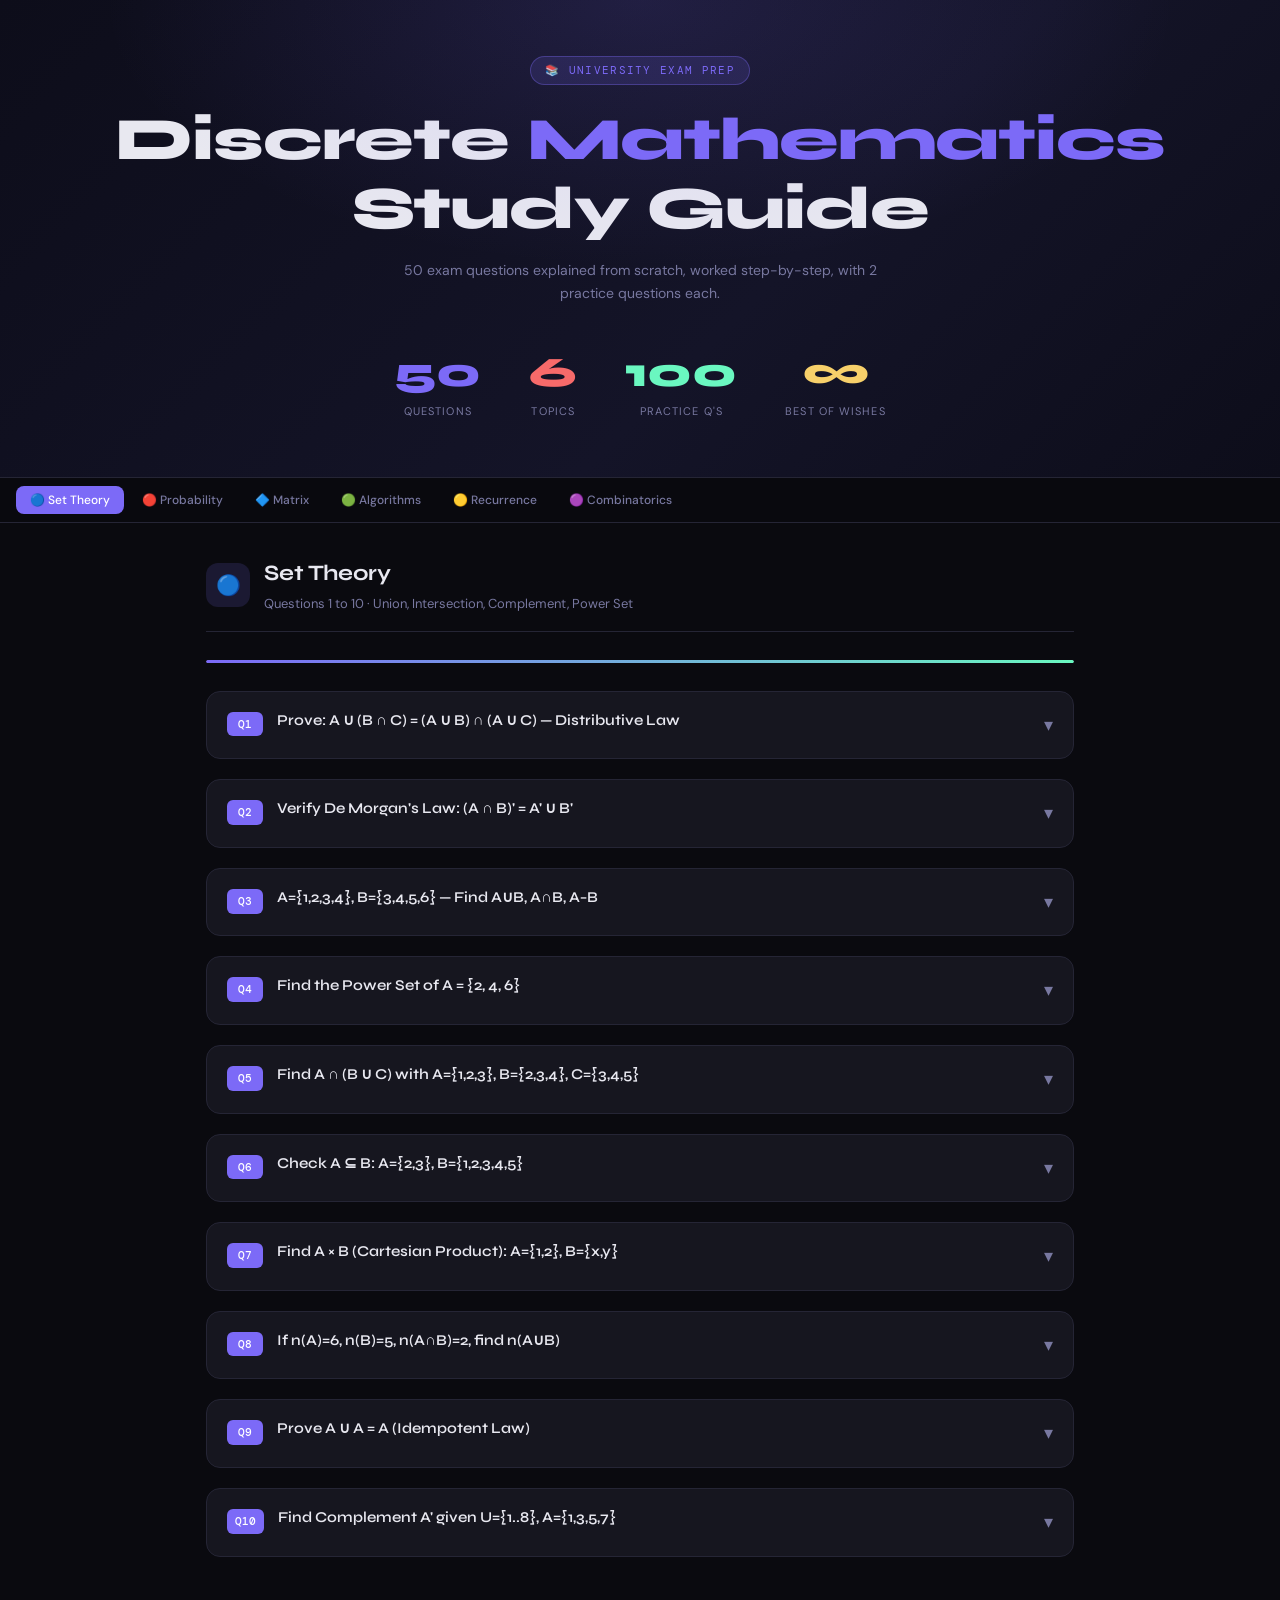
<file: discrete_maths_study_guide.html>
<!DOCTYPE html>
<html lang="en">
<head>
<meta charset="UTF-8">
<meta name="viewport" content="width=device-width, initial-scale=1.0">
<title>Discrete Maths – Final Exam Study Guide</title>
<link href="https://fonts.googleapis.com/css2?family=Syne:wght@400;600;700;800&family=DM+Mono:wght@300;400;500&family=DM+Sans:wght@300;400;500&display=swap" rel="stylesheet">
<style>
  :root {
    --bg: #0a0a0f;
    --surface: #111118;
    --card: #16161f;
    --border: #252535;
    --accent1: #7c6af7;
    --accent2: #f76a6a;
    --accent3: #6af7c0;
    --accent4: #f7d06a;
    --accent5: #6ab8f7;
    --text: #e8e8f0;
    --muted: #7878a0;
    --correct: #3ef7a0;
  }

  * { margin:0; padding:0; box-sizing:border-box; }

  body {
    background: var(--bg);
    color: var(--text);
    font-family: 'DM Sans', sans-serif;
    font-size: 15px;
    line-height: 1.7;
    min-height: 100vh;
  }

  /* HEADER */
  .hero {
    background: linear-gradient(135deg, #0d0d1a 0%, #141428 60%, #0d0d1a 100%);
    border-bottom: 1px solid var(--border);
    padding: 56px 24px 48px;
    text-align: center;
    position: relative;
    overflow: hidden;
  }
  .hero::before {
    content: '';
    position: absolute;
    inset: 0;
    background: radial-gradient(ellipse 60% 80% at 50% 0%, rgba(124,106,247,0.15) 0%, transparent 70%);
    pointer-events: none;
  }
  .hero-tag {
    display: inline-block;
    background: rgba(124,106,247,0.15);
    border: 1px solid rgba(124,106,247,0.35);
    color: var(--accent1);
    font-family: 'DM Mono', monospace;
    font-size: 11px;
    letter-spacing: 0.12em;
    text-transform: uppercase;
    padding: 4px 14px;
    border-radius: 20px;
    margin-bottom: 20px;
  }
  .hero h1 {
    font-family: 'Syne', sans-serif;
    font-size: clamp(36px, 6vw, 60px);
    font-weight: 800;
    line-height: 1.15;
    letter-spacing: -0.02em;
    margin-bottom: 16px;
  }
  .hero h1 span { color: var(--accent1); }
  .hero p {
    color: var(--muted);
    font-size: 14px;
    max-width: 500px;
    margin: 0 auto 36px;
  }
  .stats {
    display: flex;
    justify-content: center;
    gap: 48px;
    flex-wrap: wrap;
  }
  .stat {
    text-align: center;
    padding: 8px 0;
  }
  .stat-num {
    font-family: 'Syne', sans-serif;
    font-size: 42px;
    font-weight: 800;
    line-height: 1.1;
    display: block;
    margin-bottom: 6px;
  }
  .stat-label {
    font-size: 11px;
    color: var(--muted);
    text-transform: uppercase;
    letter-spacing: 0.1em;
    display: block;
  }

  /* NAVIGATION */
  .nav-bar {
    position: sticky;
    top: 0;
    z-index: 100;
    background: rgba(10,10,15,0.95);
    backdrop-filter: blur(12px);
    border-bottom: 1px solid var(--border);
    padding: 0 16px;
    overflow-x: auto;
    white-space: nowrap;
    scrollbar-width: none;
  }
  .nav-bar::-webkit-scrollbar { display: none; }
  .nav-inner {
    display: inline-flex;
    gap: 4px;
    padding: 8px 0;
  }
  .nav-btn {
    background: none;
    border: none;
    color: var(--muted);
    font-family: 'DM Sans', sans-serif;
    font-size: 12px;
    font-weight: 500;
    padding: 6px 14px;
    border-radius: 8px;
    cursor: pointer;
    transition: all 0.2s;
    white-space: nowrap;
  }
  .nav-btn:hover { background: var(--card); color: var(--text); }
  .nav-btn.active { background: var(--accent1); color: #fff; }

  /* MAIN */
  .main { max-width: 900px; margin: 0 auto; padding: 32px 16px 80px; }

  /* SECTION */
  .section { display: none; }
  .section.active { display: block; }

  .section-header {
    display: flex;
    align-items: center;
    gap: 14px;
    margin-bottom: 28px;
    padding-bottom: 16px;
    border-bottom: 1px solid var(--border);
  }
  .section-icon {
    width: 44px; height: 44px;
    border-radius: 12px;
    display: flex; align-items: center; justify-content: center;
    font-size: 20px;
    flex-shrink: 0;
  }
  .section-title {
    font-family: 'Syne', sans-serif;
    font-size: 22px;
    font-weight: 700;
  }
  .section-sub { font-size: 13px; color: var(--muted); }

  /* QUESTION CARD */
  .q-card {
    background: var(--card);
    border: 1px solid var(--border);
    border-radius: 14px;
    margin-bottom: 20px;
    overflow: hidden;
    transition: border-color 0.2s;
  }
  .q-card:hover { border-color: rgba(124,106,247,0.3); }

  .q-header {
    display: flex;
    align-items: flex-start;
    gap: 14px;
    padding: 18px 20px;
    cursor: pointer;
    user-select: none;
  }
  .q-num {
    font-family: 'DM Mono', monospace;
    font-size: 11px;
    font-weight: 500;
    color: #fff;
    background: var(--accent1);
    padding: 3px 8px;
    border-radius: 6px;
    flex-shrink: 0;
    margin-top: 2px;
    min-width: 36px;
    text-align: center;
  }
  .q-title {
    font-family: 'Syne', sans-serif;
    font-size: 15px;
    font-weight: 600;
    flex: 1;
    line-height: 1.4;
  }
  .q-toggle {
    font-size: 18px;
    color: var(--muted);
    transition: transform 0.25s;
    flex-shrink: 0;
  }
  .q-card.open .q-toggle { transform: rotate(180deg); color: var(--accent1); }

  .q-body {
    display: none;
    padding: 0 20px 20px;
    border-top: 1px solid var(--border);
  }
  .q-card.open .q-body { display: block; }

  .block { margin-top: 14px; }
  .block-label {
    font-family: 'DM Mono', monospace;
    font-size: 10px;
    text-transform: uppercase;
    letter-spacing: 0.12em;
    color: var(--accent3);
    margin-bottom: 6px;
    display: flex;
    align-items: center;
    gap: 6px;
  }
  .block-label::after {
    content: '';
    flex: 1;
    height: 1px;
    background: var(--border);
  }

  .explanation {
    background: rgba(106,247,192,0.05);
    border-left: 3px solid var(--accent3);
    border-radius: 0 8px 8px 0;
    padding: 12px 14px;
    font-size: 14px;
    color: #c8c8e0;
  }

  .answer-box {
    background: rgba(124,106,247,0.07);
    border: 1px solid rgba(124,106,247,0.2);
    border-radius: 10px;
    padding: 14px 16px;
    font-size: 14px;
  }
  .answer-box .ans-final {
    font-family: 'DM Mono', monospace;
    font-size: 13px;
    color: var(--accent3);
    background: rgba(106,247,192,0.08);
    border-radius: 6px;
    padding: 10px 12px;
    margin-top: 10px;
    line-height: 1.8;
  }

  .steps { list-style: none; padding: 0; }
  .steps li {
    display: flex;
    gap: 10px;
    padding: 5px 0;
    font-size: 14px;
    color: #c0c0d8;
    border-bottom: 1px solid rgba(255,255,255,0.04);
  }
  .steps li:last-child { border-bottom: none; }
  .steps li::before {
    content: attr(data-n);
    font-family: 'DM Mono', monospace;
    font-size: 11px;
    color: var(--accent4);
    background: rgba(247,208,106,0.1);
    border-radius: 4px;
    padding: 1px 6px;
    flex-shrink: 0;
    margin-top: 2px;
    height: fit-content;
  }

  /* PRACTICE QUESTIONS */
  .pq-box {
    margin-top: 14px;
    background: rgba(247,106,106,0.05);
    border: 1px solid rgba(247,106,106,0.2);
    border-radius: 10px;
    overflow: hidden;
  }
  .pq-header {
    font-family: 'DM Mono', monospace;
    font-size: 10px;
    text-transform: uppercase;
    letter-spacing: 0.12em;
    color: var(--accent2);
    padding: 8px 14px;
    background: rgba(247,106,106,0.08);
    border-bottom: 1px solid rgba(247,106,106,0.15);
    display: flex;
    align-items: center;
    gap: 6px;
  }
  .pq-item {
    padding: 12px 14px;
    border-bottom: 1px solid rgba(247,106,106,0.1);
  }
  .pq-item:last-child { border-bottom: none; }
  .pq-q {
    font-size: 13px;
    font-weight: 600;
    color: #e0d0ff;
    margin-bottom: 6px;
  }
  .pq-a {
    font-family: 'DM Mono', monospace;
    font-size: 12px;
    color: var(--accent4);
    background: rgba(247,208,106,0.07);
    border-radius: 6px;
    padding: 8px 10px;
    line-height: 1.7;
  }
  .show-pq-btn {
    background: none;
    border: 1px dashed rgba(247,106,106,0.3);
    color: var(--accent2);
    font-family: 'DM Mono', monospace;
    font-size: 11px;
    letter-spacing: 0.08em;
    padding: 6px 12px;
    border-radius: 6px;
    cursor: pointer;
    margin-top: 8px;
    transition: all 0.2s;
  }
  .show-pq-btn:hover { background: rgba(247,106,106,0.1); }
  .pq-ans-hidden { display: none; }
  .pq-ans-hidden.revealed { display: block; }

  /* COLOR VARIANTS */
  .s-set .q-num { background: var(--accent1); }
  .s-prob .q-num { background: var(--accent2); }
  .s-matrix .q-num { background: var(--accent5); }
  .s-algo .q-num { background: var(--accent3); color: #000; }
  .s-rec .q-num { background: var(--accent4); color: #000; }
  .s-comb .q-num { background: #d06af7; }

  .s-set .section-icon { background: rgba(124,106,247,0.15); }
  .s-prob .section-icon { background: rgba(247,106,106,0.15); }
  .s-matrix .section-icon { background: rgba(106,184,247,0.15); }
  .s-algo .section-icon { background: rgba(106,247,192,0.15); }
  .s-rec .section-icon { background: rgba(247,208,106,0.15); }
  .s-comb .section-icon { background: rgba(208,106,247,0.15); }

  .progress-bar {
    height: 3px;
    background: var(--border);
    border-radius: 2px;
    margin-bottom: 28px;
    overflow: hidden;
  }
  .progress-fill {
    height: 100%;
    background: linear-gradient(90deg, var(--accent1), var(--accent3));
    border-radius: 2px;
    transition: width 0.4s;
  }

  code {
    font-family: 'DM Mono', monospace;
    font-size: 12px;
    background: rgba(255,255,255,0.07);
    padding: 1px 5px;
    border-radius: 4px;
    color: var(--accent4);
  }

  .formula {
    font-family: 'DM Mono', monospace;
    font-size: 13px;
    color: var(--accent1);
    background: rgba(124,106,247,0.1);
    border: 1px solid rgba(124,106,247,0.2);
    border-radius: 6px;
    padding: 8px 12px;
    margin: 8px 0;
    display: inline-block;
  }

  @media (max-width: 600px) {
    .q-title { font-size: 14px; }
    .hero h1 { font-size: 32px; }
    .stats { gap: 28px; }
    .stat-num { font-size: 34px; }
  }
</style>
</head>
<body>

<div class="hero">
  <div class="hero-tag">📚 University Exam Prep</div>
  <h1>Discrete <span>Mathematics</span><br>Study Guide</h1>
  <p>50 exam questions explained from scratch, worked step-by-step, with 2 practice questions each.</p>
  <div class="stats">
    <div class="stat"><span class="stat-num" style="color:var(--accent1)">50</span><span class="stat-label">Questions</span></div>
    <div class="stat"><span class="stat-num" style="color:var(--accent2)">6</span><span class="stat-label">Topics</span></div>
    <div class="stat"><span class="stat-num" style="color:var(--accent3)">100</span><span class="stat-label">Practice Q's</span></div>
    <div class="stat"><span class="stat-num" style="color:var(--accent4)">∞</span><span class="stat-label">Best of Wishes</span></div>
  </div>
</div>

<div class="nav-bar">
  <div class="nav-inner">
    <button class="nav-btn active" onclick="showSection('set')">🔵 Set Theory</button>
    <button class="nav-btn" onclick="showSection('prob')">🔴 Probability</button>
    <button class="nav-btn" onclick="showSection('matrix')">🔷 Matrix</button>
    <button class="nav-btn" onclick="showSection('algo')">🟢 Algorithms</button>
    <button class="nav-btn" onclick="showSection('rec')">🟡 Recurrence</button>
    <button class="nav-btn" onclick="showSection('comb')">🟣 Combinatorics</button>
  </div>
</div>

<div class="main">

<!-- SET THEORY -->
<div class="section s-set active" id="sec-set">
  <div class="section-header">
    <div class="section-icon">🔵</div>
    <div>
      <div class="section-title">Set Theory</div>
      <div class="section-sub">Questions 1 to 10 · Union, Intersection, Complement, Power Set</div>
    </div>
  </div>
  <div class="progress-bar"><div class="progress-fill" style="width:100%"></div></div>

  <div class="q-card" id="q1">
    <div class="q-header" onclick="toggle('q1')">
      <span class="q-num">Q1</span>
      <span class="q-title">Prove: A ∪ (B ∩ C) = (A ∪ B) ∩ (A ∪ C) — Distributive Law</span>
      <span class="q-toggle">▾</span>
    </div>
    <div class="q-body">
      <div class="block">
        <div class="block-label">💡 What this is asking</div>
        <div class="explanation">This is the <strong>Distributive Law of Set Theory</strong>. It says "union distributes over intersection" — just like multiplication distributes over addition in algebra (a×(b+c) = a×b + a×c). We prove it by showing every element on the left side is also on the right, and vice versa.</div>
      </div>
      <div class="block">
        <div class="block-label">✅ Proof</div>
        <div class="answer-box">
          <ol class="steps">
            <li data-n="→"><strong>Forward direction:</strong> Let x ∈ A ∪ (B ∩ C). Then x ∈ A, or x ∈ (B ∩ C).</li>
            <li data-n="→">Case 1: x ∈ A → x ∈ A ∪ B AND x ∈ A ∪ C → x ∈ (A ∪ B) ∩ (A ∪ C)</li>
            <li data-n="→">Case 2: x ∈ B ∩ C → x ∈ B AND x ∈ C → x ∈ A ∪ B AND x ∈ A ∪ C → same conclusion</li>
            <li data-n="←"><strong>Backward direction:</strong> Let x ∈ (A∪B) ∩ (A∪C). Then x ∈ A∪B and x ∈ A∪C.</li>
            <li data-n="←">If x ∈ A → done. If x ∉ A, then x must be in B (from A∪B) AND in C (from A∪C) → x ∈ B∩C → x ∈ A∪(B∩C)</li>
          </ol>
          <div class="ans-final">∴ A ∪ (B ∩ C) = (A ∪ B) ∩ (A ∪ C) ✓ (Proven by element argument)</div>
        </div>
      </div>
      <div class="block">
        <div class="block-label">🎯 Practice Questions</div>
        <div class="pq-box">
          <div class="pq-header">📝 Try These</div>
          <div class="pq-item">
            <div class="pq-q">P1. Prove: A ∩ (B ∪ C) = (A ∩ B) ∪ (A ∩ C)</div>
            <button class="show-pq-btn" onclick="revealAns(this)">Show Answer ▾</button>
            <div class="pq-ans-hidden">
              <div class="pq-a">Similar element argument: If x ∈ A∩(B∪C), then x ∈ A and (x ∈ B or x ∈ C).<br>
Case 1: x ∈ B → x ∈ A∩B → x ∈ (A∩B)∪(A∩C)<br>
Case 2: x ∈ C → x ∈ A∩C → x ∈ (A∩B)∪(A∩C)<br>
Backward: if x ∈ (A∩B)∪(A∩C) → x ∈ A∩B or x ∈ A∩C → x ∈ A and x ∈ B∪C ✓</div>
            </div>
          </div>
          <div class="pq-item">
            <div class="pq-q">P2. Using A={1,2,3}, B={2,3,4}, C={3,4,5} — verify: A ∪ (B ∩ C) = (A ∪ B) ∩ (A ∪ C)</div>
            <button class="show-pq-btn" onclick="revealAns(this)">Show Answer ▾</button>
            <div class="pq-ans-hidden">
              <div class="pq-a">B ∩ C = {3,4}<br>
LHS: A ∪ {3,4} = {1,2,3,4}<br>
A ∪ B = {1,2,3,4},  A ∪ C = {1,2,3,4,5}<br>
RHS: {1,2,3,4} ∩ {1,2,3,4,5} = {1,2,3,4} ✓ Both sides equal.</div>
            </div>
          </div>
        </div>
      </div>
    </div>
  </div>

  <div class="q-card" id="q2">
    <div class="q-header" onclick="toggle('q2')">
      <span class="q-num">Q2</span>
      <span class="q-title">Verify De Morgan's Law: (A ∩ B)' = A' ∪ B'</span>
      <span class="q-toggle">▾</span>
    </div>
    <div class="q-body">
      <div class="block">
        <div class="block-label">💡 What this is asking</div>
        <div class="explanation"><strong>De Morgan's Laws</strong> are two rules: (A∩B)' = A'∪B' and (A∪B)' = A'∩B'. They tell us how complements work with ∩ and ∪. Think of it like English: "NOT (raining AND cold)" = "NOT raining OR NOT cold".</div>
      </div>
      <div class="block">
        <div class="block-label">✅ Verification with example</div>
        <div class="answer-box">
          Let U={1,2,3,4,5}, A={1,2,3}, B={2,3,4}
          <ol class="steps">
            <li data-n="1">A ∩ B = {2,3}</li>
            <li data-n="2">(A ∩ B)' = U − {2,3} = <strong>{1,4,5}</strong> ← Left side</li>
            <li data-n="3">A' = U − A = {4,5} and B' = U − B = {1,5}</li>
            <li data-n="4">A' ∪ B' = {4,5} ∪ {1,5} = <strong>{1,4,5}</strong> ← Right side</li>
          </ol>
          <div class="ans-final">Both sides = {1,4,5} ✓ De Morgan's Law verified!</div>
        </div>
      </div>
      <div class="block">
        <div class="block-label">🎯 Practice Questions</div>
        <div class="pq-box">
          <div class="pq-header">📝 Try These</div>
          <div class="pq-item">
            <div class="pq-q">P1. Verify the other De Morgan's Law: (A ∪ B)' = A' ∩ B' using U={1..6}, A={1,2,3}, B={3,4,5}</div>
            <button class="show-pq-btn" onclick="revealAns(this)">Show Answer ▾</button>
            <div class="pq-ans-hidden">
              <div class="pq-a">A ∪ B = {1,2,3,4,5} → (A∪B)' = {6} ← LHS<br>
A' = {4,5,6}, B' = {1,2,6}<br>
A' ∩ B' = {6} ✓ Both sides equal.</div>
            </div>
          </div>
          <div class="pq-item">
            <div class="pq-q">P2. If U={a,b,c,d,e}, A={a,c,e}, B={b,c,d}, find (A∩B)' and A'∪B' and verify they're equal.</div>
            <button class="show-pq-btn" onclick="revealAns(this)">Show Answer ▾</button>
            <div class="pq-ans-hidden">
              <div class="pq-a">A∩B = {c} → (A∩B)' = {a,b,d,e}<br>
A' = {b,d}, B' = {a,e}<br>
A'∪B' = {a,b,d,e} ✓ Verified.</div>
            </div>
          </div>
        </div>
      </div>
    </div>
  </div>

  <div class="q-card" id="q3">
    <div class="q-header" onclick="toggle('q3')">
      <span class="q-num">Q3</span>
      <span class="q-title">A={1,2,3,4}, B={3,4,5,6} — Find A∪B, A∩B, A−B</span>
      <span class="q-toggle">▾</span>
    </div>
    <div class="q-body">
      <div class="block">
        <div class="block-label">💡 What this is asking</div>
        <div class="explanation"><strong>Union (∪)</strong> = all elements in EITHER set. <strong>Intersection (∩)</strong> = elements in BOTH sets. <strong>Difference (A−B)</strong> = elements in A but NOT in B. These are the 3 most fundamental set operations.</div>
      </div>
      <div class="block">
        <div class="block-label">✅ Answer</div>
        <div class="answer-box">
          <ol class="steps">
            <li data-n="∪">A ∪ B = all elements from both = {1,2,3,4,5,6}</li>
            <li data-n="∩">A ∩ B = only what's in both = {3,4}</li>
            <li data-n="−">A − B = in A but remove what's in B = {1,2,3,4} − {3,4} = {1,2}</li>
          </ol>
          <div class="ans-final">A∪B = {1,2,3,4,5,6} | A∩B = {3,4} | A−B = {1,2}</div>
        </div>
      </div>
      <div class="block">
        <div class="block-label">🎯 Practice Questions</div>
        <div class="pq-box">
          <div class="pq-header">📝 Try These</div>
          <div class="pq-item">
            <div class="pq-q">P1. A={2,4,6,8}, B={4,8,10,12}. Find A∪B, A∩B, B−A.</div>
            <button class="show-pq-btn" onclick="revealAns(this)">Show Answer ▾</button>
            <div class="pq-ans-hidden"><div class="pq-a">A∪B = {2,4,6,8,10,12}<br>A∩B = {4,8}<br>B−A = {10,12}</div></div>
          </div>
          <div class="pq-item">
            <div class="pq-q">P2. A={a,b,c,d}, B={c,d,e,f}. Find A∩B and A−B.</div>
            <button class="show-pq-btn" onclick="revealAns(this)">Show Answer ▾</button>
            <div class="pq-ans-hidden"><div class="pq-a">A∩B = {c,d}<br>A−B = {a,b}</div></div>
          </div>
        </div>
      </div>
    </div>
  </div>

  <div class="q-card" id="q4">
    <div class="q-header" onclick="toggle('q4')">
      <span class="q-num">Q4</span>
      <span class="q-title">Find the Power Set of A = {2, 4, 6}</span>
      <span class="q-toggle">▾</span>
    </div>
    <div class="q-body">
      <div class="block">
        <div class="block-label">💡 What this is asking</div>
        <div class="explanation">The <strong>Power Set P(A)</strong> is the set of ALL possible subsets of A — including the empty set and A itself. If |A| = n elements, then |P(A)| = 2ⁿ subsets. Here n=3, so we get 2³ = 8 subsets.</div>
      </div>
      <div class="block">
        <div class="block-label">✅ Answer</div>
        <div class="answer-box">
          A = {2, 4, 6} → n = 3 → 2³ = 8 subsets
          <div class="ans-final">P(A) = { ∅, {2}, {4}, {6}, {2,4}, {2,6}, {4,6}, {2,4,6} }</div>
        </div>
      </div>
      <div class="block">
        <div class="block-label">🎯 Practice Questions</div>
        <div class="pq-box">
          <div class="pq-header">📝 Try These</div>
          <div class="pq-item">
            <div class="pq-q">P1. Find the power set of B = {a, b}. How many subsets?</div>
            <button class="show-pq-btn" onclick="revealAns(this)">Show Answer ▾</button>
            <div class="pq-ans-hidden"><div class="pq-a">n=2 → 2² = 4 subsets<br>P(B) = {∅, {a}, {b}, {a,b}}</div></div>
          </div>
          <div class="pq-item">
            <div class="pq-q">P2. If |P(A)| = 16, how many elements does A have?</div>
            <button class="show-pq-btn" onclick="revealAns(this)">Show Answer ▾</button>
            <div class="pq-ans-hidden"><div class="pq-a">2ⁿ = 16 → n = 4. So A has 4 elements.</div></div>
          </div>
        </div>
      </div>
    </div>
  </div>

  <div class="q-card" id="q5">
    <div class="q-header" onclick="toggle('q5')">
      <span class="q-num">Q5</span>
      <span class="q-title">Find A ∩ (B ∪ C) with A={1,2,3}, B={2,3,4}, C={3,4,5}</span>
      <span class="q-toggle">▾</span>
    </div>
    <div class="q-body">
      <div class="block">
        <div class="block-label">💡 What this is asking</div>
        <div class="explanation">This is a nested set operation. Always work <strong>inside out</strong>: compute B∪C first, then intersect the result with A. Like maths with brackets — do brackets first!</div>
      </div>
      <div class="block">
        <div class="block-label">✅ Answer</div>
        <div class="answer-box">
          <ol class="steps">
            <li data-n="1">B ∪ C = {2,3,4} ∪ {3,4,5} = {2,3,4,5}</li>
            <li data-n="2">A ∩ (B∪C) = {1,2,3} ∩ {2,3,4,5} = {2,3}</li>
          </ol>
          <div class="ans-final">A ∩ (B ∪ C) = {2, 3}</div>
        </div>
      </div>
      <div class="block">
        <div class="block-label">🎯 Practice Questions</div>
        <div class="pq-box">
          <div class="pq-header">📝 Try These</div>
          <div class="pq-item">
            <div class="pq-q">P1. A={1,2,3,4}, B={3,5}, C={1,4,5}. Find A ∩ (B ∪ C).</div>
            <button class="show-pq-btn" onclick="revealAns(this)">Show Answer ▾</button>
            <div class="pq-ans-hidden"><div class="pq-a">B∪C={1,3,4,5}. A∩{1,3,4,5}={1,3,4}</div></div>
          </div>
          <div class="pq-item">
            <div class="pq-q">P2. A={x,y,z}, B={y,z,w}, C={z,w,v}. Find (A∪B) ∩ C.</div>
            <button class="show-pq-btn" onclick="revealAns(this)">Show Answer ▾</button>
            <div class="pq-ans-hidden"><div class="pq-a">A∪B={x,y,z,w}. {x,y,z,w}∩{z,w,v}={z,w}</div></div>
          </div>
        </div>
      </div>
    </div>
  </div>

  <div class="q-card" id="q6">
    <div class="q-header" onclick="toggle('q6')">
      <span class="q-num">Q6</span>
      <span class="q-title">Check A ⊆ B: A={2,3}, B={1,2,3,4,5}</span>
      <span class="q-toggle">▾</span>
    </div>
    <div class="q-body">
      <div class="block">
        <div class="block-label">💡 What this is asking</div>
        <div class="explanation">A is a <strong>subset</strong> of B (written A ⊆ B) if every element of A is also in B. Check each element of A one by one.</div>
      </div>
      <div class="block">
        <div class="block-label">✅ Answer</div>
        <div class="answer-box">
          <ol class="steps">
            <li data-n="✓">Is 2 ∈ B? Yes (B = {1,2,3,4,5})</li>
            <li data-n="✓">Is 3 ∈ B? Yes</li>
          </ol>
          <div class="ans-final">A ⊆ B ✓ — Yes, A is a subset of B.</div>
        </div>
      </div>
      <div class="block">
        <div class="block-label">🎯 Practice Questions</div>
        <div class="pq-box">
          <div class="pq-header">📝 Try These</div>
          <div class="pq-item">
            <div class="pq-q">P1. Is A={1,5,7} ⊆ B={1,2,3,4,5,6}?</div>
            <button class="show-pq-btn" onclick="revealAns(this)">Show Answer ▾</button>
            <div class="pq-ans-hidden"><div class="pq-a">7 ∉ B. So A ⊄ B. No, A is NOT a subset of B.</div></div>
          </div>
          <div class="pq-item">
            <div class="pq-q">P2. Is ∅ a subset of every set? Explain.</div>
            <button class="show-pq-btn" onclick="revealAns(this)">Show Answer ▾</button>
            <div class="pq-ans-hidden"><div class="pq-a">Yes. The empty set is a subset of every set because there are no elements in ∅ to violate the condition. This is called a "vacuous truth."</div></div>
          </div>
        </div>
      </div>
    </div>
  </div>

  <div class="q-card" id="q7">
    <div class="q-header" onclick="toggle('q7')">
      <span class="q-num">Q7</span>
      <span class="q-title">Find A × B (Cartesian Product): A={1,2}, B={x,y}</span>
      <span class="q-toggle">▾</span>
    </div>
    <div class="q-body">
      <div class="block">
        <div class="block-label">💡 What this is asking</div>
        <div class="explanation">The <strong>Cartesian Product</strong> A×B is every possible ordered pair (a, b) where a comes from A and b comes from B. If |A|=m and |B|=n, then |A×B| = m×n pairs.</div>
      </div>
      <div class="block">
        <div class="block-label">✅ Answer</div>
        <div class="answer-box">
          Pair every element of A with every element of B:
          <div class="ans-final">A × B = {(1,x), (1,y), (2,x), (2,y)}</div>
          Note: 2 × 2 = 4 ordered pairs total
        </div>
      </div>
      <div class="block">
        <div class="block-label">🎯 Practice Questions</div>
        <div class="pq-box">
          <div class="pq-header">📝 Try These</div>
          <div class="pq-item">
            <div class="pq-q">P1. A={a,b,c}, B={1,2}. Find A×B and |A×B|.</div>
            <button class="show-pq-btn" onclick="revealAns(this)">Show Answer ▾</button>
            <div class="pq-ans-hidden"><div class="pq-a">A×B = {(a,1),(a,2),(b,1),(b,2),(c,1),(c,2)}. |A×B| = 6</div></div>
          </div>
          <div class="pq-item">
            <div class="pq-q">P2. Is A×B equal to B×A? Show with A={1,2}, B={p,q}.</div>
            <button class="show-pq-btn" onclick="revealAns(this)">Show Answer ▾</button>
            <div class="pq-ans-hidden"><div class="pq-a">A×B={(1,p),(1,q),(2,p),(2,q)}<br>B×A={(p,1),(p,2),(q,1),(q,2)}<br>They are NOT equal (order matters in pairs). A×B ≠ B×A in general.</div></div>
          </div>
        </div>
      </div>
    </div>
  </div>

  <div class="q-card" id="q8">
    <div class="q-header" onclick="toggle('q8')">
      <span class="q-num">Q8</span>
      <span class="q-title">If n(A)=6, n(B)=5, n(A∩B)=2, find n(A∪B)</span>
      <span class="q-toggle">▾</span>
    </div>
    <div class="q-body">
      <div class="block">
        <div class="block-label">💡 What this is asking</div>
        <div class="explanation">This uses the <strong>Inclusion-Exclusion Principle</strong>: when you add two sets together, you count the overlap twice, so you must subtract it once. Formula: n(A∪B) = n(A) + n(B) − n(A∩B)</div>
      </div>
      <div class="block">
        <div class="block-label">✅ Answer</div>
        <div class="answer-box">
          <div class="formula">n(A∪B) = n(A) + n(B) − n(A∩B)</div>
          <div class="ans-final">n(A∪B) = 6 + 5 − 2 = 9</div>
        </div>
      </div>
      <div class="block">
        <div class="block-label">🎯 Practice Questions</div>
        <div class="pq-box">
          <div class="pq-header">📝 Try These</div>
          <div class="pq-item">
            <div class="pq-q">P1. n(A)=10, n(B)=8, n(A∪B)=15. Find n(A∩B).</div>
            <button class="show-pq-btn" onclick="revealAns(this)">Show Answer ▾</button>
            <div class="pq-ans-hidden"><div class="pq-a">n(A∩B) = n(A)+n(B)−n(A∪B) = 10+8−15 = 3</div></div>
          </div>
          <div class="pq-item">
            <div class="pq-q">P2. In a class of 30 students, 18 study Maths, 15 study English, 7 study both. How many study at least one?</div>
            <button class="show-pq-btn" onclick="revealAns(this)">Show Answer ▾</button>
            <div class="pq-ans-hidden"><div class="pq-a">n(M∪E) = 18+15−7 = 26 students study at least one subject.</div></div>
          </div>
        </div>
      </div>
    </div>
  </div>

  <div class="q-card" id="q9">
    <div class="q-header" onclick="toggle('q9')">
      <span class="q-num">Q9</span>
      <span class="q-title">Prove A ∪ A = A (Idempotent Law)</span>
      <span class="q-toggle">▾</span>
    </div>
    <div class="q-body">
      <div class="block">
        <div class="block-label">💡 What this is asking</div>
        <div class="explanation">This is the <strong>Idempotent Law</strong>. It means unioning a set with itself gives back the same set. No new elements can come from A that weren't already in A.</div>
      </div>
      <div class="block">
        <div class="block-label">✅ Proof</div>
        <div class="answer-box">
          <ol class="steps">
            <li data-n="→">Suppose x ∈ A ∪ A. By definition of union, x ∈ A or x ∈ A. Either way, x ∈ A.</li>
            <li data-n="←">Suppose x ∈ A. Then x ∈ A ∪ A (since x is in at least one of the A's).</li>
          </ol>
          <div class="ans-final">∴ A ∪ A = A ✓</div>
          Also note: A ∩ A = A works the same way.
        </div>
      </div>
      <div class="block">
        <div class="block-label">🎯 Practice Questions</div>
        <div class="pq-box">
          <div class="pq-header">📝 Try These</div>
          <div class="pq-item">
            <div class="pq-q">P1. Prove A ∩ A = A.</div>
            <button class="show-pq-btn" onclick="revealAns(this)">Show Answer ▾</button>
            <div class="pq-ans-hidden"><div class="pq-a">If x ∈ A∩A → x ∈ A and x ∈ A → x ∈ A. Conversely x ∈ A → x ∈ A and x ∈ A → x ∈ A∩A. ∴ A∩A = A ✓</div></div>
          </div>
          <div class="pq-item">
            <div class="pq-q">P2. Prove A ∪ ∅ = A.</div>
            <button class="show-pq-btn" onclick="revealAns(this)">Show Answer ▾</button>
            <div class="pq-ans-hidden"><div class="pq-a">If x ∈ A∪∅ → x ∈ A or x ∈ ∅. Since ∅ has no elements, x must be in A. Conversely x ∈ A → x ∈ A∪∅. ∴ A∪∅ = A ✓</div></div>
          </div>
        </div>
      </div>
    </div>
  </div>

  <div class="q-card" id="q10">
    <div class="q-header" onclick="toggle('q10')">
      <span class="q-num">Q10</span>
      <span class="q-title">Find Complement A' given U={1..8}, A={1,3,5,7}</span>
      <span class="q-toggle">▾</span>
    </div>
    <div class="q-body">
      <div class="block">
        <div class="block-label">💡 What this is asking</div>
        <div class="explanation">The <strong>complement A'</strong> (also written Aᶜ or Ā) = U − A. It's all elements in the universal set U that are NOT in A. Think of it as "everything else."</div>
      </div>
      <div class="block">
        <div class="block-label">✅ Answer</div>
        <div class="answer-box">
          U = {1,2,3,4,5,6,7,8}, A = {1,3,5,7}
          <div class="ans-final">A' = U − A = {2, 4, 6, 8}</div>
          (Everything in U that is NOT in A)
        </div>
      </div>
      <div class="block">
        <div class="block-label">🎯 Practice Questions</div>
        <div class="pq-box">
          <div class="pq-header">📝 Try These</div>
          <div class="pq-item">
            <div class="pq-q">P1. U={a,b,c,d,e,f}, A={b,d,f}. Find A'.</div>
            <button class="show-pq-btn" onclick="revealAns(this)">Show Answer ▾</button>
            <div class="pq-ans-hidden"><div class="pq-a">A' = {a,c,e}</div></div>
          </div>
          <div class="pq-item">
            <div class="pq-q">P2. Prove (A')' = A.</div>
            <button class="show-pq-btn" onclick="revealAns(this)">Show Answer ▾</button>
            <div class="pq-ans-hidden"><div class="pq-a">A' = U−A. (A')' = U−(U−A) = A. Since removing from U the things NOT in A leaves exactly A. ✓</div></div>
          </div>
        </div>
      </div>
    </div>
  </div>
</div>


<!-- PROBABILITY -->
<div class="section s-prob" id="sec-prob">
  <div class="section-header">
    <div class="section-icon">🔴</div>
    <div>
      <div class="section-title">Probability</div>
      <div class="section-sub">Questions 11 to 20 · Classical Probability, Coins, Dice, Cards</div>
    </div>
  </div>
  <div class="progress-bar"><div class="progress-fill" style="width:100%; background: linear-gradient(90deg, var(--accent2), var(--accent4));"></div></div>

  <div class="q-card" id="q11">
    <div class="q-header" onclick="toggle('q11')">
      <span class="q-num">Q11</span>
      <span class="q-title">Find probability of selecting a red ball from {3 red, 2 blue, 5 green}</span>
      <span class="q-toggle">▾</span>
    </div>
    <div class="q-body">
      <div class="block">
        <div class="block-label">💡 What this is asking</div>
        <div class="explanation">Basic probability formula: <strong>P(event) = favourable outcomes divided by total outcomes</strong>. Count what you want, divide by everything possible.</div>
      </div>
      <div class="block">
        <div class="block-label">✅ Answer</div>
        <div class="answer-box">
          Total balls = 3+2+5 = 10. Red balls = 3.
          <div class="formula">P(red) = 3/10 = 0.3</div>
          <div class="ans-final">P(red) = 3/10 = 30%</div>
        </div>
      </div>
      <div class="block">
        <div class="block-label">🎯 Practice Questions</div>
        <div class="pq-box">
          <div class="pq-header">📝 Try These</div>
          <div class="pq-item">
            <div class="pq-q">P1. Bag contains 4 red, 6 blue, 2 yellow. P(blue)?</div>
            <button class="show-pq-btn" onclick="revealAns(this)">Show Answer ▾</button>
            <div class="pq-ans-hidden"><div class="pq-a">Total=12. P(blue)=6/12=1/2=0.5</div></div>
          </div>
          <div class="pq-item">
            <div class="pq-q">P2. P(not red) from original bag of 10 (3 red)?</div>
            <button class="show-pq-btn" onclick="revealAns(this)">Show Answer ▾</button>
            <div class="pq-ans-hidden"><div class="pq-a">P(not red) = 1 − P(red) = 1 − 3/10 = 7/10</div></div>
          </div>
        </div>
      </div>
    </div>
  </div>

  <div class="q-card" id="q12">
    <div class="q-header" onclick="toggle('q12')">
      <span class="q-num">Q12</span>
      <span class="q-title">Find P(sum = 9) when rolling two dice</span>
      <span class="q-toggle">▾</span>
    </div>
    <div class="q-body">
      <div class="block">
        <div class="block-label">💡 What this is asking</div>
        <div class="explanation">Two dice have 6×6=36 equally likely outcomes. List all pairs (die1, die2) that add up to 9, then divide by 36.</div>
      </div>
      <div class="block">
        <div class="block-label">✅ Answer</div>
        <div class="answer-box">
          Pairs summing to 9: (3,6),(4,5),(5,4),(6,3) = 4 pairs
          <div class="formula">P(sum=9) = 4/36 = 1/9</div>
          <div class="ans-final">P(sum = 9) = 4/36 = 1/9 ≈ 0.111</div>
        </div>
      </div>
      <div class="block">
        <div class="block-label">🎯 Practice Questions</div>
        <div class="pq-box">
          <div class="pq-header">📝 Try These</div>
          <div class="pq-item">
            <div class="pq-q">P1. Find P(sum = 7) with two dice.</div>
            <button class="show-pq-btn" onclick="revealAns(this)">Show Answer ▾</button>
            <div class="pq-ans-hidden"><div class="pq-a">Pairs: (1,6),(2,5),(3,4),(4,3),(5,2),(6,1) = 6 pairs. P = 6/36 = 1/6</div></div>
          </div>
          <div class="pq-item">
            <div class="pq-q">P2. Find P(sum is even) with two dice.</div>
            <button class="show-pq-btn" onclick="revealAns(this)">Show Answer ▾</button>
            <div class="pq-ans-hidden"><div class="pq-a">Even sums: both even (3×3=9 ways) + both odd (3×3=9 ways) = 18 ways. P = 18/36 = 1/2</div></div>
          </div>
        </div>
      </div>
    </div>
  </div>

  <div class="q-card" id="q13">
    <div class="q-header" onclick="toggle('q13')">
      <span class="q-num">Q13</span>
      <span class="q-title">Probability of exactly 1 head when tossing 3 coins</span>
      <span class="q-toggle">▾</span>
    </div>
    <div class="q-body">
      <div class="block">
        <div class="block-label">💡 What this is asking</div>
        <div class="explanation">3 coins gives 2³=8 equally likely outcomes. List all outcomes with exactly 1 head (H), count them, divide by 8. Each outcome is a sequence like HHT.</div>
      </div>
      <div class="block">
        <div class="block-label">✅ Answer</div>
        <div class="answer-box">
          All outcomes: HHH, HHT, HTH, HTT, THH, THT, TTH, TTT (8 total)<br>
          Exactly 1 head: HTT, THT, TTH = 3 outcomes
          <div class="ans-final">P(exactly 1 head) = 3/8</div>
        </div>
      </div>
      <div class="block">
        <div class="block-label">🎯 Practice Questions</div>
        <div class="pq-box">
          <div class="pq-header">📝 Try These</div>
          <div class="pq-item">
            <div class="pq-q">P1. P(exactly 2 heads) from 3 coins?</div>
            <button class="show-pq-btn" onclick="revealAns(this)">Show Answer ▾</button>
            <div class="pq-ans-hidden"><div class="pq-a">HHT, HTH, THH = 3 outcomes. P = 3/8</div></div>
          </div>
          <div class="pq-item">
            <div class="pq-q">P2. P(at least 2 heads) from 3 coins?</div>
            <button class="show-pq-btn" onclick="revealAns(this)">Show Answer ▾</button>
            <div class="pq-ans-hidden"><div class="pq-a">2 heads (3) + 3 heads (1) = 4 outcomes. P = 4/8 = 1/2</div></div>
          </div>
        </div>
      </div>
    </div>
  </div>

  <div class="q-card" id="q14">
    <div class="q-header" onclick="toggle('q14')">
      <span class="q-num">Q14</span>
      <span class="q-title">Probability of drawing a Queen from a standard deck</span>
      <span class="q-toggle">▾</span>
    </div>
    <div class="q-body">
      <div class="block">
        <div class="block-label">💡 What this is asking</div>
        <div class="explanation">A standard deck has 52 cards. There are 4 Queens (one per suit: ♠♥♦♣). Probability = 4/52.</div>
      </div>
      <div class="block">
        <div class="block-label">✅ Answer</div>
        <div class="answer-box">
          <div class="ans-final">P(Queen) = 4/52 = 1/13 ≈ 0.077 (about 7.7%)</div>
        </div>
      </div>
      <div class="block">
        <div class="block-label">🎯 Practice Questions</div>
        <div class="pq-box">
          <div class="pq-header">📝 Try These</div>
          <div class="pq-item">
            <div class="pq-q">P1. P(drawing a Heart) from a deck?</div>
            <button class="show-pq-btn" onclick="revealAns(this)">Show Answer ▾</button>
            <div class="pq-ans-hidden"><div class="pq-a">13 hearts in 52 cards. P = 13/52 = 1/4</div></div>
          </div>
          <div class="pq-item">
            <div class="pq-q">P2. P(drawing a face card — Jack, Queen, or King)?</div>
            <button class="show-pq-btn" onclick="revealAns(this)">Show Answer ▾</button>
            <div class="pq-ans-hidden"><div class="pq-a">3 face cards × 4 suits = 12 cards. P = 12/52 = 3/13</div></div>
          </div>
        </div>
      </div>
    </div>
  </div>

  <div class="q-card" id="q15">
    <div class="q-header" onclick="toggle('q15')">
      <span class="q-num">Q15</span>
      <span class="q-title">Probability of selecting an orange from {4 apples, 3 oranges, 2 grapes}</span>
      <span class="q-toggle">▾</span>
    </div>
    <div class="q-body">
      <div class="block">
        <div class="block-label">💡 What this is asking</div>
        <div class="explanation">Same as Q11 — count the specific fruit, divide by total count.</div>
      </div>
      <div class="block">
        <div class="block-label">✅ Answer</div>
        <div class="answer-box">
          Total = 4+3+2 = 9
          <div class="ans-final">P(orange) = 3/9 = 1/3 ≈ 0.333</div>
        </div>
      </div>
      <div class="block">
        <div class="block-label">🎯 Practice Questions</div>
        <div class="pq-box">
          <div class="pq-header">📝 Try These</div>
          <div class="pq-item">
            <div class="pq-q">P1. 5 mangoes, 4 bananas, 1 pineapple. P(banana)?</div>
            <button class="show-pq-btn" onclick="revealAns(this)">Show Answer ▾</button>
            <div class="pq-ans-hidden"><div class="pq-a">Total=10. P(banana)=4/10=2/5</div></div>
          </div>
          <div class="pq-item">
            <div class="pq-q">P2. From the same fruit basket (4 apples, 3 oranges, 2 grapes), P(not grape)?</div>
            <button class="show-pq-btn" onclick="revealAns(this)">Show Answer ▾</button>
            <div class="pq-ans-hidden"><div class="pq-a">P(not grape) = 1 − 2/9 = 7/9</div></div>
          </div>
        </div>
      </div>
    </div>
  </div>

  <div class="q-card" id="q16">
    <div class="q-header" onclick="toggle('q16')">
      <span class="q-num">Q16</span>
      <span class="q-title">P(all balls blue) when drawing 2 from {4 blue, 3 red} without replacement</span>
      <span class="q-toggle">▾</span>
    </div>
    <div class="q-body">
      <div class="block">
        <div class="block-label">💡 What this is asking</div>
        <div class="explanation">"Without replacement" means after you pick the first ball, you don't put it back. So the second pick changes. Use combinations: C(4,2)/C(7,2) — ways to choose 2 blue from 4, divided by ways to choose any 2 from 7.</div>
      </div>
      <div class="block">
        <div class="block-label">✅ Answer</div>
        <div class="answer-box">
          <div class="formula">P = C(4,2) / C(7,2) = 6/21 = 2/7</div>
          <ol class="steps">
            <li data-n="1">C(4,2) = 4!/(2!2!) = 6 (ways to choose 2 blue)</li>
            <li data-n="2">C(7,2) = 7!/(2!5!) = 21 (ways to choose any 2)</li>
          </ol>
          <div class="ans-final">P(both blue) = 6/21 = 2/7 ≈ 0.286</div>
        </div>
      </div>
      <div class="block">
        <div class="block-label">🎯 Practice Questions</div>
        <div class="pq-box">
          <div class="pq-header">📝 Try These</div>
          <div class="pq-item">
            <div class="pq-q">P1. Bag has 3 red, 2 blue. Draw 2 without replacement. P(both red)?</div>
            <button class="show-pq-btn" onclick="revealAns(this)">Show Answer ▾</button>
            <div class="pq-ans-hidden"><div class="pq-a">C(3,2)/C(5,2) = 3/10</div></div>
          </div>
          <div class="pq-item">
            <div class="pq-q">P2. Using the sequential method: P(1st blue) × P(2nd blue | 1st was blue) — verify Q16.</div>
            <button class="show-pq-btn" onclick="revealAns(this)">Show Answer ▾</button>
            <div class="pq-ans-hidden"><div class="pq-a">P(1st blue) = 4/7. P(2nd blue | 1st blue) = 3/6 = 1/2. Joint = 4/7 × 1/2 = 4/14 = 2/7 ✓</div></div>
          </div>
        </div>
      </div>
    </div>
  </div>

  <div class="q-card" id="q17">
    <div class="q-header" onclick="toggle('q17')">
      <span class="q-num">Q17</span>
      <span class="q-title">Define Conditional Probability</span>
      <span class="q-toggle">▾</span>
    </div>
    <div class="q-body">
      <div class="block">
        <div class="block-label">💡 What this is asking</div>
        <div class="explanation"><strong>Conditional probability</strong> P(A|B) means "the probability of A given that B has already happened." You restrict your sample space to only outcomes where B occurred.</div>
      </div>
      <div class="block">
        <div class="block-label">✅ Definition and Formula</div>
        <div class="answer-box">
          <div class="formula">P(A|B) = P(A ∩ B) / P(B),  where P(B) ≠ 0</div>
          Example: A card is drawn. Given it's a Heart, P(it's an Ace)?<br>
          P(Ace|Heart) = P(Ace AND Heart) / P(Heart) = (1/52)/(13/52) = 1/13
          <div class="ans-final">Conditional probability restricts the sample space to only events where B occurred.</div>
        </div>
      </div>
      <div class="block">
        <div class="block-label">🎯 Practice Questions</div>
        <div class="pq-box">
          <div class="pq-header">📝 Try These</div>
          <div class="pq-item">
            <div class="pq-q">P1. P(A)=0.4, P(B)=0.5, P(A∩B)=0.2. Find P(A|B).</div>
            <button class="show-pq-btn" onclick="revealAns(this)">Show Answer ▾</button>
            <div class="pq-ans-hidden"><div class="pq-a">P(A|B) = 0.2/0.5 = 0.4</div></div>
          </div>
          <div class="pq-item">
            <div class="pq-q">P2. Roll a die. Given it shows even, what is P(it's a 4)?</div>
            <button class="show-pq-btn" onclick="revealAns(this)">Show Answer ▾</button>
            <div class="pq-ans-hidden"><div class="pq-a">Even numbers: {2,4,6}. Only one is 4. P(4|even) = 1/3</div></div>
          </div>
        </div>
      </div>
    </div>
  </div>

  <div class="q-card" id="q18">
    <div class="q-header" onclick="toggle('q18')">
      <span class="q-num">Q18</span>
      <span class="q-title">P(at least one tail) when tossing 2 coins</span>
      <span class="q-toggle">▾</span>
    </div>
    <div class="q-body">
      <div class="block">
        <div class="block-label">💡 What this is asking</div>
        <div class="explanation">"At least one" is easiest using the <strong>complement rule</strong>: P(at least 1 tail) = 1 − P(no tails at all) = 1 − P(all heads).</div>
      </div>
      <div class="block">
        <div class="block-label">✅ Answer</div>
        <div class="answer-box">
          Outcomes: HH, HT, TH, TT (4 total)<br>
          P(no tail) = P(HH) = 1/4
          <div class="ans-final">P(at least 1 tail) = 1 − 1/4 = 3/4</div>
          Or count directly: HT, TH, TT = 3 outcomes → 3/4 ✓
        </div>
      </div>
      <div class="block">
        <div class="block-label">🎯 Practice Questions</div>
        <div class="pq-box">
          <div class="pq-header">📝 Try These</div>
          <div class="pq-item">
            <div class="pq-q">P1. Toss 3 coins. P(at least one head)?</div>
            <button class="show-pq-btn" onclick="revealAns(this)">Show Answer ▾</button>
            <div class="pq-ans-hidden"><div class="pq-a">P(no head) = P(TTT) = 1/8. P(at least one head) = 1−1/8 = 7/8</div></div>
          </div>
          <div class="pq-item">
            <div class="pq-q">P2. Toss 2 coins. P(exactly one tail)?</div>
            <button class="show-pq-btn" onclick="revealAns(this)">Show Answer ▾</button>
            <div class="pq-ans-hidden"><div class="pq-a">HT and TH = 2 outcomes. P = 2/4 = 1/2</div></div>
          </div>
        </div>
      </div>
    </div>
  </div>

  <div class="q-card" id="q19">
    <div class="q-header" onclick="toggle('q19')">
      <span class="q-num">Q19</span>
      <span class="q-title">P(selecting a boy) from a class of 12 boys and 8 girls</span>
      <span class="q-toggle">▾</span>
    </div>
    <div class="q-body">
      <div class="block">
        <div class="block-label">💡 What this is asking</div>
        <div class="explanation">Straightforward classical probability. Favourable = boys, total = all students.</div>
      </div>
      <div class="block">
        <div class="block-label">✅ Answer</div>
        <div class="answer-box">
          Total = 12 + 8 = 20
          <div class="ans-final">P(boy) = 12/20 = 3/5 = 0.6 = 60%</div>
        </div>
      </div>
      <div class="block">
        <div class="block-label">🎯 Practice Questions</div>
        <div class="pq-box">
          <div class="pq-header">📝 Try These</div>
          <div class="pq-item">
            <div class="pq-q">P1. Class: 15 boys, 10 girls. Two students selected. P(both girls)?</div>
            <button class="show-pq-btn" onclick="revealAns(this)">Show Answer ▾</button>
            <div class="pq-ans-hidden"><div class="pq-a">P = C(10,2)/C(25,2) = 45/300 = 3/20</div></div>
          </div>
          <div class="pq-item">
            <div class="pq-q">P2. From Q19's class (12 boys, 8 girls), 2 selected. P(one boy, one girl)?</div>
            <button class="show-pq-btn" onclick="revealAns(this)">Show Answer ▾</button>
            <div class="pq-ans-hidden"><div class="pq-a">C(12,1)×C(8,1)/C(20,2) = 96/190 = 48/95</div></div>
          </div>
        </div>
      </div>
    </div>
  </div>

  <div class="q-card" id="q20">
    <div class="q-header" onclick="toggle('q20')">
      <span class="q-num">Q20</span>
      <span class="q-title">Construct Probability Distribution for X = number of heads in 3 coin tosses</span>
      <span class="q-toggle">▾</span>
    </div>
    <div class="q-body">
      <div class="block">
        <div class="block-label">💡 What this is asking</div>
        <div class="explanation">A <strong>probability distribution</strong> is a table listing all possible values of a random variable X and their probabilities. All probabilities must sum to 1.</div>
      </div>
      <div class="block">
        <div class="block-label">✅ Answer</div>
        <div class="answer-box">
          X can be 0, 1, 2, or 3 heads. Total outcomes = 8.
          <ol class="steps">
            <li data-n="X=0">TTT → 1 outcome → P = 1/8</li>
            <li data-n="X=1">HTT,THT,TTH → 3 outcomes → P = 3/8</li>
            <li data-n="X=2">HHT,HTH,THH → 3 outcomes → P = 3/8</li>
            <li data-n="X=3">HHH → 1 outcome → P = 1/8</li>
          </ol>
          <div class="ans-final">X:  0    1    2    3
P: 1/8  3/8  3/8  1/8
Sum = 1/8+3/8+3/8+1/8 = 8/8 = 1 ✓</div>
        </div>
      </div>
      <div class="block">
        <div class="block-label">🎯 Practice Questions</div>
        <div class="pq-box">
          <div class="pq-header">📝 Try These</div>
          <div class="pq-item">
            <div class="pq-q">P1. Construct the probability distribution for X = number of tails in 2 coin tosses.</div>
            <button class="show-pq-btn" onclick="revealAns(this)">Show Answer ▾</button>
            <div class="pq-ans-hidden"><div class="pq-a">X=0 (HH): P=1/4 | X=1 (HT,TH): P=2/4=1/2 | X=2 (TT): P=1/4. Sum=1 ✓</div></div>
          </div>
          <div class="pq-item">
            <div class="pq-q">P2. What is E(X) (expected value) for the distribution in Q20?</div>
            <button class="show-pq-btn" onclick="revealAns(this)">Show Answer ▾</button>
            <div class="pq-ans-hidden"><div class="pq-a">E(X) = 0×(1/8)+1×(3/8)+2×(3/8)+3×(1/8) = 0+3/8+6/8+3/8 = 12/8 = 1.5 heads on average.</div></div>
          </div>
        </div>
      </div>
    </div>
  </div>
</div>


<!-- MATRIX -->
<div class="section s-matrix" id="sec-matrix">
  <div class="section-header">
    <div class="section-icon">🔷</div>
    <div>
      <div class="section-title">Matrix</div>
      <div class="section-sub">Questions 21 to 30 · Transpose, Determinant, Multiplication, Identity</div>
    </div>
  </div>
  <div class="progress-bar"><div class="progress-fill" style="width:100%; background: linear-gradient(90deg, var(--accent5), var(--accent1));"></div></div>

  <div class="q-card" id="q21">
    <div class="q-header" onclick="toggle('q21')">
      <span class="q-num">Q21</span>
      <span class="q-title">Find the Transpose of matrix A = [[1,2],[3,4],[5,6]]</span>
      <span class="q-toggle">▾</span>
    </div>
    <div class="q-body">
      <div class="block">
        <div class="block-label">💡 What this is asking</div>
        <div class="explanation">The <strong>transpose Aᵀ</strong> flips a matrix: rows become columns and columns become rows. A 3×2 matrix becomes a 2×3 matrix.</div>
      </div>
      <div class="block">
        <div class="block-label">✅ Answer</div>
        <div class="answer-box">
          A = [ [1,2], [3,4], [5,6] ]  (3×2 matrix)
          <div class="ans-final">Aᵀ = [ [1,3,5], [2,4,6] ]  (2×3 matrix)
Row 1 of A becomes Column 1 of Aᵀ
Row 2 of A becomes Column 2 of Aᵀ</div>
        </div>
      </div>
      <div class="block">
        <div class="block-label">🎯 Practice Questions</div>
        <div class="pq-box">
          <div class="pq-header">📝 Try These</div>
          <div class="pq-item">
            <div class="pq-q">P1. Find transpose of A = [[1,4],[2,5],[3,6]].</div>
            <button class="show-pq-btn" onclick="revealAns(this)">Show Answer ▾</button>
            <div class="pq-ans-hidden"><div class="pq-a">Aᵀ = [[1,2,3],[4,5,6]]</div></div>
          </div>
          <div class="pq-item">
            <div class="pq-q">P2. Find transpose of A = [[7,0,−1],[2,3,5]]. What is the size of Aᵀ?</div>
            <button class="show-pq-btn" onclick="revealAns(this)">Show Answer ▾</button>
            <div class="pq-ans-hidden"><div class="pq-a">Aᵀ = [[7,2],[0,3],[−1,5]]. Size: 3×2.</div></div>
          </div>
        </div>
      </div>
    </div>
  </div>

  <div class="q-card" id="q22">
    <div class="q-header" onclick="toggle('q22')">
      <span class="q-num">Q22</span>
      <span class="q-title">Find the size (order) of a matrix</span>
      <span class="q-toggle">▾</span>
    </div>
    <div class="q-body">
      <div class="block">
        <div class="block-label">💡 What this is asking</div>
        <div class="explanation">The <strong>size (order)</strong> of a matrix is written as m×n where m = number of rows, n = number of columns. Always rows first, columns second.</div>
      </div>
      <div class="block">
        <div class="block-label">✅ Answer</div>
        <div class="answer-box">
          Example: A = [[1,2,3],[4,5,6]] → 2 rows, 3 columns
          <div class="ans-final">Size = 2×3 (read: "2 by 3")</div>
          Key: m×n matrix has m×n total elements = 2×3 = 6 elements here.
        </div>
      </div>
      <div class="block">
        <div class="block-label">🎯 Practice Questions</div>
        <div class="pq-box">
          <div class="pq-header">📝 Try These</div>
          <div class="pq-item">
            <div class="pq-q">P1. Matrix B has 4 rows and 2 columns. What is its order and how many elements?</div>
            <button class="show-pq-btn" onclick="revealAns(this)">Show Answer ▾</button>
            <div class="pq-ans-hidden"><div class="pq-a">Order = 4×2. Elements = 4×2 = 8.</div></div>
          </div>
          <div class="pq-item">
            <div class="pq-q">P2. Can you add a 2×3 matrix to a 3×2 matrix? Why or why not?</div>
            <button class="show-pq-btn" onclick="revealAns(this)">Show Answer ▾</button>
            <div class="pq-ans-hidden"><div class="pq-a">No. Matrix addition requires both matrices to have the SAME order. 2×3 ≠ 3×2.</div></div>
          </div>
        </div>
      </div>
    </div>
  </div>

  <div class="q-card" id="q23">
    <div class="q-header" onclick="toggle('q23')">
      <span class="q-num">Q23</span>
      <span class="q-title">Add two matrices A = [[1,2],[3,4]] and B = [[5,6],[7,8]]</span>
      <span class="q-toggle">▾</span>
    </div>
    <div class="q-body">
      <div class="block">
        <div class="block-label">💡 What this is asking</div>
        <div class="explanation">Matrix addition is simple: <strong>add the corresponding elements</strong> at the same position. Both matrices must have the same size.</div>
      </div>
      <div class="block">
        <div class="block-label">✅ Answer</div>
        <div class="answer-box">
          <ol class="steps">
            <li data-n="[1,1]">1+5 = 6</li>
            <li data-n="[1,2]">2+6 = 8</li>
            <li data-n="[2,1]">3+7 = 10</li>
            <li data-n="[2,2]">4+8 = 12</li>
          </ol>
          <div class="ans-final">A + B = [[6, 8], [10, 12]]</div>
        </div>
      </div>
      <div class="block">
        <div class="block-label">🎯 Practice Questions</div>
        <div class="pq-box">
          <div class="pq-header">📝 Try These</div>
          <div class="pq-item">
            <div class="pq-q">P1. A=[[2,0],[1,3]], B=[[−1,4],[2,−2]]. Find A+B.</div>
            <button class="show-pq-btn" onclick="revealAns(this)">Show Answer ▾</button>
            <div class="pq-ans-hidden"><div class="pq-a">A+B = [[1,4],[3,1]]</div></div>
          </div>
          <div class="pq-item">
            <div class="pq-q">P2. A=[[5,2],[1,0]], B=[[3,1],[4,7]]. Find 2A + B.</div>
            <button class="show-pq-btn" onclick="revealAns(this)">Show Answer ▾</button>
            <div class="pq-ans-hidden"><div class="pq-a">2A=[[10,4],[2,0]]. 2A+B=[[13,5],[6,7]]</div></div>
          </div>
        </div>
      </div>
    </div>
  </div>

  <div class="q-card" id="q24">
    <div class="q-header" onclick="toggle('q24')">
      <span class="q-num">Q24</span>
      <span class="q-title">Multiply matrices A = [[1,2],[3,4]] and B = [[2,0],[1,3]]</span>
      <span class="q-toggle">▾</span>
    </div>
    <div class="q-body">
      <div class="block">
        <div class="block-label">💡 What this is asking</div>
        <div class="explanation">Matrix multiplication: each element (i,j) of the result = <strong>dot product of row i of A with column j of B</strong>. For a 2×2: multiply row-by-column and add the products.</div>
      </div>
      <div class="block">
        <div class="block-label">✅ Answer</div>
        <div class="answer-box">
          <ol class="steps">
            <li data-n="[1,1]">Row1 of A · Col1 of B = 1×2 + 2×1 = 4</li>
            <li data-n="[1,2]">Row1 of A · Col2 of B = 1×0 + 2×3 = 6</li>
            <li data-n="[2,1]">Row2 of A · Col1 of B = 3×2 + 4×1 = 10</li>
            <li data-n="[2,2]">Row2 of A · Col2 of B = 3×0 + 4×3 = 12</li>
          </ol>
          <div class="ans-final">A × B = [[4, 6], [10, 12]]</div>
        </div>
      </div>
      <div class="block">
        <div class="block-label">🎯 Practice Questions</div>
        <div class="pq-box">
          <div class="pq-header">📝 Try These</div>
          <div class="pq-item">
            <div class="pq-q">P1. Multiply A=[[1,0],[2,3]] × B=[[4,1],[0,2]].</div>
            <button class="show-pq-btn" onclick="revealAns(this)">Show Answer ▾</button>
            <div class="pq-ans-hidden"><div class="pq-a">[1,1]:4, [1,2]:1, [2,1]:8, [2,2]:8. AB=[[4,1],[8,8]]</div></div>
          </div>
          <div class="pq-item">
            <div class="pq-q">P2. For what sizes of matrices A and B can we compute A×B?</div>
            <button class="show-pq-btn" onclick="revealAns(this)">Show Answer ▾</button>
            <div class="pq-ans-hidden"><div class="pq-a">If A is m×n, B must be n×p. The number of columns of A must equal the number of rows of B. Result is m×p.</div></div>
          </div>
        </div>
      </div>
    </div>
  </div>

  <div class="q-card" id="q25">
    <div class="q-header" onclick="toggle('q25')">
      <span class="q-num">Q25</span>
      <span class="q-title">Find element at position (1,2) of matrix A = [[3,7,1],[2,5,8]]</span>
      <span class="q-toggle">▾</span>
    </div>
    <div class="q-body">
      <div class="block">
        <div class="block-label">💡 What this is asking</div>
        <div class="explanation">Element (i,j) means row i, column j. (1,2) = row 1, column 2. Indexing starts from 1.</div>
      </div>
      <div class="block">
        <div class="block-label">✅ Answer</div>
        <div class="answer-box">
          Row 1 = [3, 7, 1]. Column 2 of Row 1 = 7
          <div class="ans-final">a₁₂ = 7</div>
        </div>
      </div>
      <div class="block">
        <div class="block-label">🎯 Practice Questions</div>
        <div class="pq-box">
          <div class="pq-header">📝 Try These</div>
          <div class="pq-item">
            <div class="pq-q">P1. A = [[1,2,3],[4,5,6],[7,8,9]]. Find a₂₃ and a₃₁.</div>
            <button class="show-pq-btn" onclick="revealAns(this)">Show Answer ▾</button>
            <div class="pq-ans-hidden"><div class="pq-a">a₂₃ = row 2, col 3 = 6. a₃₁ = row 3, col 1 = 7.</div></div>
          </div>
          <div class="pq-item">
            <div class="pq-q">P2. A 3×4 matrix. What is the largest valid row index and column index?</div>
            <button class="show-pq-btn" onclick="revealAns(this)">Show Answer ▾</button>
            <div class="pq-ans-hidden"><div class="pq-a">3 rows → max row index = 3. 4 columns → max column index = 4. So element a₃₄ is the last one.</div></div>
          </div>
        </div>
      </div>
    </div>
  </div>

  <div class="q-card" id="q26">
    <div class="q-header" onclick="toggle('q26')">
      <span class="q-num">Q26</span>
      <span class="q-title">Solve matrix equation: 2X + A = B, find X</span>
      <span class="q-toggle">▾</span>
    </div>
    <div class="q-body">
      <div class="block">
        <div class="block-label">💡 What this is asking</div>
        <div class="explanation">Treat the matrix equation like a regular algebraic equation. Isolate X using matrix addition/subtraction rules. Each element of the result matrix is solved individually.</div>
      </div>
      <div class="block">
        <div class="block-label">✅ Answer</div>
        <div class="answer-box">
          Let A=[[1,2],[3,4]], B=[[7,8],[9,10]]
          <div class="formula">2X = B − A → X = (B − A)/2</div>
          <ol class="steps">
            <li data-n="1">B − A = [[6,6],[6,6]]</li>
            <li data-n="2">X = (1/2)×[[6,6],[6,6]] = [[3,3],[3,3]]</li>
          </ol>
          <div class="ans-final">X = [[3, 3], [3, 3]]</div>
        </div>
      </div>
      <div class="block">
        <div class="block-label">🎯 Practice Questions</div>
        <div class="pq-box">
          <div class="pq-header">📝 Try These</div>
          <div class="pq-item">
            <div class="pq-q">P1. 3X = [[9,6],[3,12]]. Find X.</div>
            <button class="show-pq-btn" onclick="revealAns(this)">Show Answer ▾</button>
            <div class="pq-ans-hidden"><div class="pq-a">X = [[3,2],[1,4]]</div></div>
          </div>
          <div class="pq-item">
            <div class="pq-q">P2. X + [[1,0],[0,1]] = [[4,3],[2,5]]. Find X.</div>
            <button class="show-pq-btn" onclick="revealAns(this)">Show Answer ▾</button>
            <div class="pq-ans-hidden"><div class="pq-a">X = [[4,3],[2,5]] − [[1,0],[0,1]] = [[3,3],[2,4]]</div></div>
          </div>
        </div>
      </div>
    </div>
  </div>

  <div class="q-card" id="q27">
    <div class="q-header" onclick="toggle('q27')">
      <span class="q-num">Q27</span>
      <span class="q-title">Write the Identity Matrix I₂ and I₃</span>
      <span class="q-toggle">▾</span>
    </div>
    <div class="q-body">
      <div class="block">
        <div class="block-label">💡 What this is asking</div>
        <div class="explanation">The <strong>identity matrix I</strong> is a square matrix with 1s on the main diagonal (top-left to bottom-right) and 0s everywhere else. It's the matrix equivalent of the number 1: A×I = A.</div>
      </div>
      <div class="block">
        <div class="block-label">✅ Answer</div>
        <div class="answer-box">
          <div class="ans-final">I₂ = [[1,0],[0,1]]   (2×2 identity)

I₃ = [[1,0,0],[0,1,0],[0,0,1]]   (3×3 identity)

Property: A × I = I × A = A</div>
        </div>
      </div>
      <div class="block">
        <div class="block-label">🎯 Practice Questions</div>
        <div class="pq-box">
          <div class="pq-header">📝 Try These</div>
          <div class="pq-item">
            <div class="pq-q">P1. Verify that A×I = A for A=[[3,1],[2,4]].</div>
            <button class="show-pq-btn" onclick="revealAns(this)">Show Answer ▾</button>
            <div class="pq-ans-hidden"><div class="pq-a">A×I₂: [1,1]=3×1+1×0=3, [1,2]=3×0+1×1=1, [2,1]=2, [2,2]=4. Result=[[3,1],[2,4]]=A ✓</div></div>
          </div>
          <div class="pq-item">
            <div class="pq-q">P2. What is the determinant of any identity matrix Iₙ?</div>
            <button class="show-pq-btn" onclick="revealAns(this)">Show Answer ▾</button>
            <div class="pq-ans-hidden"><div class="pq-a">det(Iₙ) = 1, for any n. The determinant of the identity matrix is always 1.</div></div>
          </div>
        </div>
      </div>
    </div>
  </div>

  <div class="q-card" id="q28">
    <div class="q-header" onclick="toggle('q28')">
      <span class="q-num">Q28</span>
      <span class="q-title">Find the Determinant of A = [[3,8],[4,6]]</span>
      <span class="q-toggle">▾</span>
    </div>
    <div class="q-body">
      <div class="block">
        <div class="block-label">💡 What this is asking</div>
        <div class="explanation">For a 2×2 matrix [[a,b],[c,d]], the <strong>determinant</strong> = ad − bc. Cross multiply: top-left × bottom-right MINUS top-right × bottom-left.</div>
      </div>
      <div class="block">
        <div class="block-label">✅ Answer</div>
        <div class="answer-box">
          <div class="formula">det(A) = (3×6) − (8×4) = 18 − 32 = −14</div>
          <div class="ans-final">det(A) = |A| = −14</div>
          Note: If det = 0, the matrix has NO inverse (singular).
        </div>
      </div>
      <div class="block">
        <div class="block-label">🎯 Practice Questions</div>
        <div class="pq-box">
          <div class="pq-header">📝 Try These</div>
          <div class="pq-item">
            <div class="pq-q">P1. Find det of [[5,3],[2,4]].</div>
            <button class="show-pq-btn" onclick="revealAns(this)">Show Answer ▾</button>
            <div class="pq-ans-hidden"><div class="pq-a">det = 5×4 − 3×2 = 20 − 6 = 14</div></div>
          </div>
          <div class="pq-item">
            <div class="pq-q">P2. Find det of [[2,6],[1,3]]. Is this matrix invertible?</div>
            <button class="show-pq-btn" onclick="revealAns(this)">Show Answer ▾</button>
            <div class="pq-ans-hidden"><div class="pq-a">det = 2×3 − 6×1 = 6−6 = 0. det=0 → NOT invertible (singular matrix).</div></div>
          </div>
        </div>
      </div>
    </div>
  </div>

  <div class="q-card" id="q29">
    <div class="q-header" onclick="toggle('q29')">
      <span class="q-num">Q29</span>
      <span class="q-title">Find A² for A = [[1,2],[3,4]]</span>
      <span class="q-toggle">▾</span>
    </div>
    <div class="q-body">
      <div class="block">
        <div class="block-label">💡 What this is asking</div>
        <div class="explanation">A² means A×A — multiply the matrix by itself. Use the same row×column method from Q24.</div>
      </div>
      <div class="block">
        <div class="block-label">✅ Answer</div>
        <div class="answer-box">
          <ol class="steps">
            <li data-n="[1,1]">1×1 + 2×3 = 1+6 = 7</li>
            <li data-n="[1,2]">1×2 + 2×4 = 2+8 = 10</li>
            <li data-n="[2,1]">3×1 + 4×3 = 3+12 = 15</li>
            <li data-n="[2,2]">3×2 + 4×4 = 6+16 = 22</li>
          </ol>
          <div class="ans-final">A² = [[7, 10], [15, 22]]</div>
        </div>
      </div>
      <div class="block">
        <div class="block-label">🎯 Practice Questions</div>
        <div class="pq-box">
          <div class="pq-header">📝 Try These</div>
          <div class="pq-item">
            <div class="pq-q">P1. Find A² for A=[[2,1],[0,3]].</div>
            <button class="show-pq-btn" onclick="revealAns(this)">Show Answer ▾</button>
            <div class="pq-ans-hidden"><div class="pq-a">[1,1]:4+0=4, [1,2]:2+3=5, [2,1]:0+0=0, [2,2]:0+9=9. A²=[[4,5],[0,9]]</div></div>
          </div>
          <div class="pq-item">
            <div class="pq-q">P2. I² = ? (I is identity). What does this tell you about I?</div>
            <button class="show-pq-btn" onclick="revealAns(this)">Show Answer ▾</button>
            <div class="pq-ans-hidden"><div class="pq-a">I² = I×I = I. The identity matrix squared equals itself — just like 1²=1 in regular arithmetic.</div></div>
          </div>
        </div>
      </div>
    </div>
  </div>

  <div class="q-card" id="q30">
    <div class="q-header" onclick="toggle('q30')">
      <span class="q-num">Q30</span>
      <span class="q-title">Check if A = [[2,3],[3,2]] is a symmetric matrix</span>
      <span class="q-toggle">▾</span>
    </div>
    <div class="q-body">
      <div class="block">
        <div class="block-label">💡 What this is asking</div>
        <div class="explanation">A matrix is <strong>symmetric</strong> if A = Aᵀ, meaning it equals its own transpose. Visually: it's a mirror reflection across the main diagonal.</div>
      </div>
      <div class="block">
        <div class="block-label">✅ Answer</div>
        <div class="answer-box">
          A = [[2,3],[3,2]]
          Aᵀ = [[2,3],[3,2]] (transpose = swap rows/columns)
          <div class="ans-final">A = Aᵀ → YES, A is symmetric ✓
Key check: element (1,2) = element (2,1) = 3 ✓</div>
        </div>
      </div>
      <div class="block">
        <div class="block-label">🎯 Practice Questions</div>
        <div class="pq-box">
          <div class="pq-header">📝 Try These</div>
          <div class="pq-item">
            <div class="pq-q">P1. Is A=[[1,2],[4,1]] symmetric?</div>
            <button class="show-pq-btn" onclick="revealAns(this)">Show Answer ▾</button>
            <div class="pq-ans-hidden"><div class="pq-a">a₁₂=2, a₂₁=4. Since 2≠4, A is NOT symmetric.</div></div>
          </div>
          <div class="pq-item">
            <div class="pq-q">P2. Show that for any A, the matrix A + Aᵀ is always symmetric.</div>
            <button class="show-pq-btn" onclick="revealAns(this)">Show Answer ▾</button>
            <div class="pq-ans-hidden"><div class="pq-a">Let B = A+Aᵀ. Then Bᵀ = (A+Aᵀ)ᵀ = Aᵀ+(Aᵀ)ᵀ = Aᵀ+A = B. So B=Bᵀ → symmetric. ✓</div></div>
          </div>
        </div>
      </div>
    </div>
  </div>
</div>


<!-- ALGORITHMS -->
<div class="section s-algo" id="sec-algo">
  <div class="section-header">
    <div class="section-icon">🟢</div>
    <div>
      <div class="section-title">Algorithms</div>
      <div class="section-sub">Questions 31 to 40 · Bubble Sort and Binary Search</div>
    </div>
  </div>
  <div class="progress-bar"><div class="progress-fill" style="width:100%; background: linear-gradient(90deg, var(--accent3), var(--accent5));"></div></div>

  <div class="q-card" id="q31">
    <div class="q-header" onclick="toggle('q31')">
      <span class="q-num">Q31</span>
      <span class="q-title">Sort 6,2,9,1,5 using Bubble Sort; then Binary Search for 5</span>
      <span class="q-toggle">▾</span>
    </div>
    <div class="q-body">
      <div class="block">
        <div class="block-label">💡 How Bubble Sort works</div>
        <div class="explanation"><strong>Bubble Sort</strong> repeatedly compares adjacent elements and swaps them if they're in wrong order. Each full pass "bubbles" the largest unsorted element to its correct position. Repeat for n-1 passes.</div>
      </div>
      <div class="block">
        <div class="block-label">✅ Bubble Sort Steps</div>
        <div class="answer-box">
          Start: 6,2,9,1,5
          <ol class="steps">
            <li data-n="Pass 1">Compare pairs L to R: swap(6,2)→2,6,9,1,5 | no swap(6,9) | swap(9,1)→2,6,1,9,5 | swap(9,5)→ 2,6,1,5,9</li>
            <li data-n="Pass 2">2,6,1,5,9: no swap | swap(6,1)→2,1,6,5,9 | swap(6,5)→2,1,5,6,9 | 9 fixed</li>
            <li data-n="Pass 3">2,1,5,6,9: swap(2,1)→1,2,5,6,9 | rest sorted</li>
            <li data-n="Pass 4">1,2,5,6,9: no swaps → SORTED</li>
          </ol>
          <div class="ans-final">Sorted: 1, 2, 5, 6, 9</div>
        </div>
      </div>
      <div class="block">
        <div class="block-label">🔍 Binary Search for 5</div>
        <div class="answer-box">
          Array: [1, 2, 5, 6, 9], Search: 5
          <ol class="steps">
            <li data-n="Step 1">Low=0, High=4, Mid=2 → arr[2]=5 → FOUND!</li>
          </ol>
          <div class="ans-final">5 found at index 2 ✓ (1 step!)</div>
        </div>
      </div>
      <div class="block">
        <div class="block-label">🎯 Practice Questions</div>
        <div class="pq-box">
          <div class="pq-header">📝 Try These</div>
          <div class="pq-item">
            <div class="pq-q">P1. Sort 5,3,1,4,2 using bubble sort. Show Pass 1 step by step.</div>
            <button class="show-pq-btn" onclick="revealAns(this)">Show Answer ▾</button>
            <div class="pq-ans-hidden"><div class="pq-a">Pass 1: swap(5,3)→3,5,1,4,2 | swap(5,1)→3,1,5,4,2 | swap(5,4)→3,1,4,5,2 | swap(5,2)→3,1,4,2,5. After pass 1: 3,1,4,2,5</div></div>
          </div>
          <div class="pq-item">
            <div class="pq-q">P2. Binary search on [1,3,5,7,9,11]. Search for 7. Show all steps.</div>
            <button class="show-pq-btn" onclick="revealAns(this)">Show Answer ▾</button>
            <div class="pq-ans-hidden"><div class="pq-a">Low=0,High=5,Mid=2→arr[2]=5&lt;7→Low=3. Mid=4→arr[4]=9&gt;7→High=3. Mid=3→arr[3]=7=FOUND at index 3.</div></div>
          </div>
        </div>
      </div>
    </div>
  </div>

  <div class="q-card" id="q32">
    <div class="q-header" onclick="toggle('q32')">
      <span class="q-num">Q32</span>
      <span class="q-title">Sort 10,7,3,8,4; then search for 8</span>
      <span class="q-toggle">▾</span>
    </div>
    <div class="q-body">
      <div class="block">
        <div class="block-label">✅ Answer</div>
        <div class="answer-box">
          <ol class="steps">
            <li data-n="Pass1">10,7,3,8,4: swap(10,7)→7,10,3,8,4 | swap(10,3)→7,3,10,8,4 | swap(10,8)→7,3,8,10,4 | swap(10,4)→7,3,8,4,10</li>
            <li data-n="Pass2">7,3,8,4,10: swap(7,3)→3,7,8,4,10 | no | swap(8,4)→3,7,4,8,10</li>
            <li data-n="Pass3">3,7,4,8,10: swap(7,4)→3,4,7,8,10 → SORTED</li>
          </ol>
          <div class="ans-final">Sorted: 3,4,7,8,10 | Binary Search for 8: Mid=7, 7&lt;8 → Low=3, Mid=8 FOUND at index 3 ✓</div>
        </div>
      </div>
      <div class="block"><div class="block-label">🎯 Practice Questions</div><div class="pq-box"><div class="pq-header">📝 Try These</div><div class="pq-item"><div class="pq-q">P1. After sorting 10,7,3,8,4 → how many comparisons did bubble sort make in Pass 1?</div><button class="show-pq-btn" onclick="revealAns(this)">Show Answer ▾</button><div class="pq-ans-hidden"><div class="pq-a">4 comparisons in pass 1 (n-1 = 5-1 = 4 for 5 elements).</div></div></div><div class="pq-item"><div class="pq-q">P2. What is the maximum number of comparisons binary search needs for a list of 8 elements?</div><button class="show-pq-btn" onclick="revealAns(this)">Show Answer ▾</button><div class="pq-ans-hidden"><div class="pq-a">log₂(8) = 3. Max 3 comparisons (binary search is O(log n)).</div></div></div></div></div>
    </div>
  </div>

  <div class="q-card" id="q33">
    <div class="q-header" onclick="toggle('q33')">
      <span class="q-num">Q33</span>
      <span class="q-title">Sort 15,12,9,6,3; then search for 12</span>
      <span class="q-toggle">▾</span>
    </div>
    <div class="q-body">
      <div class="block">
        <div class="block-label">✅ Answer</div>
        <div class="answer-box">
          Note: This is already in descending order, so Bubble Sort must reverse it entirely.
          <div class="ans-final">Sorted: 3,6,9,12,15 | Binary Search for 12: Low=0,High=4,Mid=2→arr[2]=9&lt;12→Low=3. Mid=3→arr[3]=12 FOUND ✓</div>
        </div>
      </div>
      <div class="block"><div class="block-label">🎯 Practice Questions</div><div class="pq-box"><div class="pq-header">📝 Try These</div><div class="pq-item"><div class="pq-q">P1. Why is a reverse-sorted list the WORST case for bubble sort?</div><button class="show-pq-btn" onclick="revealAns(this)">Show Answer ▾</button><div class="pq-ans-hidden"><div class="pq-a">Every pair needs swapping. Total comparisons = n(n-1)/2. For 5 elements = 10 comparisons. Maximum possible.</div></div></div><div class="pq-item"><div class="pq-q">P2. Sort [5,5,3,3,1] using bubble sort. What happens with equal elements?</div><button class="show-pq-btn" onclick="revealAns(this)">Show Answer ▾</button><div class="pq-ans-hidden"><div class="pq-a">Equal elements are not swapped (stable sort). Result: 1,3,3,5,5. Bubble sort is stable.</div></div></div></div></div>
    </div>
  </div>

  <div class="q-card" id="q34">
    <div class="q-header" onclick="toggle('q34')">
      <span class="q-num">Q34</span>
      <span class="q-title">Sort 8,4,7,2,6 — show 2 passes; then search for 7</span>
      <span class="q-toggle">▾</span>
    </div>
    <div class="q-body">
      <div class="block">
        <div class="block-label">✅ Answer</div>
        <div class="answer-box">
          <ol class="steps">
            <li data-n="Pass1">8,4,7,2,6 → swap(8,4)→4,8,7,2,6 | swap(8,7)→4,7,8,2,6 | swap(8,2)→4,7,2,8,6 | swap(8,6)→4,7,2,6,8 ← End Pass 1: 8 is in place</li>
            <li data-n="Pass2">4,7,2,6,8 → no swap(4,7) | swap(7,2)→4,2,7,6,8 | swap(7,6)→4,2,6,7,8 ← End Pass 2</li>
          </ol>
          <div class="ans-final">After 2 passes: 4,2,6,7,8 (not fully sorted yet, but 2 passes shown)
Fully sorted: 2,4,6,7,8 | Search 7: found at index 3 ✓</div>
        </div>
      </div>
      <div class="block"><div class="block-label">🎯 Practice Questions</div><div class="pq-box"><div class="pq-header">📝 Try These</div><div class="pq-item"><div class="pq-q">P1. After Pass 2 on 8,4,7,2,6, which elements are guaranteed to be in correct final position?</div><button class="show-pq-btn" onclick="revealAns(this)">Show Answer ▾</button><div class="pq-ans-hidden"><div class="pq-a">After k passes, the last k elements are in final position. After 2 passes: 7 and 8 are in correct positions.</div></div></div><div class="pq-item"><div class="pq-q">P2. How many total passes does bubble sort need for n=5 in worst case?</div><button class="show-pq-btn" onclick="revealAns(this)">Show Answer ▾</button><div class="pq-ans-hidden"><div class="pq-a">n-1 = 4 passes maximum for 5 elements.</div></div></div></div></div>
    </div>
  </div>

  <div class="q-card" id="q35">
    <div class="q-header" onclick="toggle('q35')">
      <span class="q-num">Q35</span>
      <span class="q-title">Sort 20,10,30,5,15; then search for 15</span>
      <span class="q-toggle">▾</span>
    </div>
    <div class="q-body">
      <div class="block"><div class="block-label">✅ Answer</div>
        <div class="answer-box">
          <div class="ans-final">Sorted: 5,10,15,20,30
Binary Search for 15: Low=0,High=4,Mid=2→arr[2]=15 FOUND at index 2 in 1 step! ✓</div>
        </div>
      </div>
      <div class="block"><div class="block-label">🎯 Practice Questions</div><div class="pq-box"><div class="pq-header">📝 Try These</div><div class="pq-item"><div class="pq-q">P1. What is the time complexity of Bubble Sort?</div><button class="show-pq-btn" onclick="revealAns(this)">Show Answer ▾</button><div class="pq-ans-hidden"><div class="pq-a">O(n²) in worst and average case. O(n) best case (already sorted). Space: O(1).</div></div></div><div class="pq-item"><div class="pq-q">P2. What is the time complexity of Binary Search?</div><button class="show-pq-btn" onclick="revealAns(this)">Show Answer ▾</button><div class="pq-ans-hidden"><div class="pq-a">O(log₂ n). For 1000 elements, max ~10 comparisons. Much faster than linear search O(n).</div></div></div></div></div>
    </div>
  </div>

  <div class="q-card" id="q36">
    <div class="q-header" onclick="toggle('q36')">
      <span class="q-num">Q36</span>
      <span class="q-title">Sort 11,3,14,7,9; then search for 3</span>
      <span class="q-toggle">▾</span>
    </div>
    <div class="q-body">
      <div class="block"><div class="block-label">✅ Answer</div>
        <div class="answer-box">
          <div class="ans-final">Sorted: 3,7,9,11,14
Binary Search for 3: Low=0,High=4,Mid=2→arr[2]=9&gt;3→High=1. Mid=0→arr[0]=3 FOUND at index 0 ✓</div>
        </div>
      </div>
      <div class="block"><div class="block-label">🎯 Practice Questions</div><div class="pq-box"><div class="pq-header">📝 Try These</div><div class="pq-item"><div class="pq-q">P1. Binary search on [3,7,9,11,14] for value 1 (not in list). What happens?</div><button class="show-pq-btn" onclick="revealAns(this)">Show Answer ▾</button><div class="pq-ans-hidden"><div class="pq-a">Mid=2→9&gt;1→High=1. Mid=0→3&gt;1→High=−1. Low&gt;High → NOT FOUND.</div></div></div><div class="pq-item"><div class="pq-q">P2. Why is searching for the smallest element (3) potentially slower in binary search than finding the middle element?</div><button class="show-pq-btn" onclick="revealAns(this)">Show Answer ▾</button><div class="pq-ans-hidden"><div class="pq-a">Binary search starts at the middle. If the target is at an edge (like index 0), it takes more halving steps to reach it, potentially up to log₂(n) steps.</div></div></div></div></div>
    </div>
  </div>

  <div class="q-card" id="q37">
    <div class="q-header" onclick="toggle('q37')">
      <span class="q-num">Q37</span>
      <span class="q-title">Sort 25,20,15,10,5; then search for 20</span>
      <span class="q-toggle">▾</span>
    </div>
    <div class="q-body">
      <div class="block"><div class="block-label">✅ Answer</div>
        <div class="answer-box">
          <div class="ans-final">Sorted: 5,10,15,20,25
Binary Search for 20: Low=0,High=4,Mid=2→arr[2]=15&lt;20→Low=3. Mid=3→arr[3]=20 FOUND ✓</div>
        </div>
      </div>
      <div class="block"><div class="block-label">🎯 Practice Questions</div><div class="pq-box"><div class="pq-header">📝 Try These</div><div class="pq-item"><div class="pq-q">P1. The input 25,20,15,10,5 is already sorted in descending order. Does bubble sort still work?</div><button class="show-pq-btn" onclick="revealAns(this)">Show Answer ▾</button><div class="pq-ans-hidden"><div class="pq-a">Yes, bubble sort always produces ascending order regardless of input. But descending input is the worst case — requires maximum swaps.</div></div></div><div class="pq-item"><div class="pq-q">P2. How many total swaps does bubble sort make on [25,20,15,10,5]?</div><button class="show-pq-btn" onclick="revealAns(this)">Show Answer ▾</button><div class="pq-ans-hidden"><div class="pq-a">n(n-1)/2 = 5×4/2 = 10 swaps (maximum, worst case for descending input).</div></div></div></div></div>
    </div>
  </div>

  <div class="q-card" id="q38">
    <div class="q-header" onclick="toggle('q38')">
      <span class="q-num">Q38</span>
      <span class="q-title">Sort 9,1,8,2,7; then check if 6 exists</span>
      <span class="q-toggle">▾</span>
    </div>
    <div class="q-body">
      <div class="block"><div class="block-label">✅ Answer</div>
        <div class="answer-box">
          <div class="ans-final">Sorted: 1,2,7,8,9
Binary Search for 6: Mid=2→arr[2]=7&gt;6→High=1. Mid=0→1&lt;6→Low=1. Mid=1→arr[1]=2&lt;6→Low=2. Low&gt;High → 6 NOT FOUND ✗</div>
        </div>
      </div>
      <div class="block"><div class="block-label">🎯 Practice Questions</div><div class="pq-box"><div class="pq-header">📝 Try These</div><div class="pq-item"><div class="pq-q">P1. What condition ends a binary search with "not found"?</div><button class="show-pq-btn" onclick="revealAns(this)">Show Answer ▾</button><div class="pq-ans-hidden"><div class="pq-a">When Low &gt; High. The search range becomes empty, meaning the element is not in the array.</div></div></div><div class="pq-item"><div class="pq-q">P2. Sort 9,1,8,2,7 — how many passes of bubble sort until no swaps occur?</div><button class="show-pq-btn" onclick="revealAns(this)">Show Answer ▾</button><div class="pq-ans-hidden"><div class="pq-a">Needs approximately 3 to 4 passes. The final sorted result is 1,2,7,8,9.</div></div></div></div></div>
    </div>
  </div>

  <div class="q-card" id="q39">
    <div class="q-header" onclick="toggle('q39')">
      <span class="q-num">Q39</span>
      <span class="q-title">Sort 4,2,6,1,3; then search for 4</span>
      <span class="q-toggle">▾</span>
    </div>
    <div class="q-body">
      <div class="block"><div class="block-label">✅ Answer</div>
        <div class="answer-box">
          <ol class="steps">
            <li data-n="Pass1">swap(4,2)→2,4,6,1,3 | no(4,6) | swap(6,1)→2,4,1,6,3 | swap(6,3)→2,4,1,3,6</li>
            <li data-n="Pass2">no(2,4) | swap(4,1)→2,1,4,3,6 | swap(4,3)→2,1,3,4,6</li>
            <li data-n="Pass3">swap(2,1)→1,2,3,4,6 | rest sorted</li>
          </ol>
          <div class="ans-final">Sorted: 1,2,3,4,6 | Search 4: Mid=2→arr[2]=3&lt;4→Low=3. Mid=3→arr[3]=4 FOUND ✓</div>
        </div>
      </div>
      <div class="block"><div class="block-label">🎯 Practice Questions</div><div class="pq-box"><div class="pq-header">📝 Try These</div><div class="pq-item"><div class="pq-q">P1. After sorting [4,2,6,1,3]→[1,2,3,4,6], use binary search to find 6.</div><button class="show-pq-btn" onclick="revealAns(this)">Show Answer ▾</button><div class="pq-ans-hidden"><div class="pq-a">Low=0,High=4,Mid=2→3&lt;6→Low=3. Mid=3→4&lt;6→Low=4. Mid=4→arr[4]=6 FOUND at index 4.</div></div></div><div class="pq-item"><div class="pq-q">P2. On [1,2,3,4,6], how many steps to find 1 using binary search?</div><button class="show-pq-btn" onclick="revealAns(this)">Show Answer ▾</button><div class="pq-ans-hidden"><div class="pq-a">Mid=2→3&gt;1→High=1. Mid=0→1=1 FOUND in 2 steps.</div></div></div></div></div>
    </div>
  </div>

  <div class="q-card" id="q40">
    <div class="q-header" onclick="toggle('q40')">
      <span class="q-num">Q40</span>
      <span class="q-title">Explain WHY Binary Search needs sorted data</span>
      <span class="q-toggle">▾</span>
    </div>
    <div class="q-body">
      <div class="block">
        <div class="block-label">💡 What this is asking</div>
        <div class="explanation">This is a conceptual question. You need to explain the fundamental logic of binary search and why it breaks on unsorted data.</div>
      </div>
      <div class="block">
        <div class="block-label">✅ Answer</div>
        <div class="answer-box">
          <ol class="steps">
            <li data-n="Logic">Binary search works by comparing the target with the MIDDLE element, then eliminating HALF the remaining elements.</li>
            <li data-n="Why">This elimination only works if data is sorted. If arr[mid] &lt; target, we KNOW all elements to the LEFT are also smaller. This assumption fails in unsorted data.</li>
            <li data-n="Example">Unsorted [3,9,1,7,5], search for 7: Mid=1(value=9), 9&gt;7 → go left → [3] → not found! But 7 IS in the array at index 3.</li>
          </ol>
          <div class="ans-final">Conclusion: Sorted order lets binary search make guaranteed decisions. Without it, eliminating halves is invalid and gives wrong answers. That is why we sort with Bubble Sort first.</div>
        </div>
      </div>
      <div class="block">
        <div class="block-label">🎯 Practice Questions</div>
        <div class="pq-box">
          <div class="pq-header">📝 Try These</div>
          <div class="pq-item">
            <div class="pq-q">P1. What is the difference between linear search and binary search?</div>
            <button class="show-pq-btn" onclick="revealAns(this)">Show Answer ▾</button>
            <div class="pq-ans-hidden"><div class="pq-a">Linear search: checks every element one by one. Works on unsorted data. O(n). Binary search: cuts search in half each step. Requires sorted data. O(log n). Binary is faster for large data.</div></div>
          </div>
          <div class="pq-item">
            <div class="pq-q">P2. Array has 32 elements. Max comparisons needed by binary search?</div>
            <button class="show-pq-btn" onclick="revealAns(this)">Show Answer ▾</button>
            <div class="pq-ans-hidden"><div class="pq-a">log₂(32) = 5. Maximum 5 comparisons. Linear search would need up to 32.</div></div>
          </div>
        </div>
      </div>
    </div>
  </div>
</div>


<!-- RECURRENCE -->
<div class="section s-rec" id="sec-rec">
  <div class="section-header">
    <div class="section-icon">🟡</div>
    <div>
      <div class="section-title">Recurrence and Sequences</div>
      <div class="section-sub">Questions 41 to 45 · Recurrence Relations, Fibonacci</div>
    </div>
  </div>
  <div class="progress-bar"><div class="progress-fill" style="width:100%; background: linear-gradient(90deg, var(--accent4), var(--accent2));"></div></div>

  <div class="q-card" id="q41">
    <div class="q-header" onclick="toggle('q41')">
      <span class="q-num">Q41</span>
      <span class="q-title">Find a₁, a₂, a₃ for: aₙ = 2aₙ₋₁ + 1, a₀ = 1</span>
      <span class="q-toggle">▾</span>
    </div>
    <div class="q-body">
      <div class="block">
        <div class="block-label">💡 What this is asking</div>
        <div class="explanation">A <strong>recurrence relation</strong> defines each term based on previous terms. Given the initial value (a₀) and the rule, you compute terms one by one by substitution.</div>
      </div>
      <div class="block">
        <div class="block-label">✅ Answer</div>
        <div class="answer-box">
          Rule: aₙ = 2aₙ₋₁ + 1, starting with a₀ = 1
          <ol class="steps">
            <li data-n="a₁">a₁ = 2a₀ + 1 = 2(1) + 1 = 3</li>
            <li data-n="a₂">a₂ = 2a₁ + 1 = 2(3) + 1 = 7</li>
            <li data-n="a₃">a₃ = 2a₂ + 1 = 2(7) + 1 = 15</li>
          </ol>
          <div class="ans-final">a₁=3, a₂=7, a₃=15 (pattern: 2ⁿ⁺¹ − 1)</div>
        </div>
      </div>
      <div class="block">
        <div class="block-label">🎯 Practice Questions</div>
        <div class="pq-box">
          <div class="pq-header">📝 Try These</div>
          <div class="pq-item">
            <div class="pq-q">P1. aₙ = aₙ₋₁ + 3, a₀ = 2. Find a₁, a₂, a₃.</div>
            <button class="show-pq-btn" onclick="revealAns(this)">Show Answer ▾</button>
            <div class="pq-ans-hidden"><div class="pq-a">a₁=5, a₂=8, a₃=11 (arithmetic sequence, +3 each time)</div></div>
          </div>
          <div class="pq-item">
            <div class="pq-q">P2. aₙ = 3aₙ₋₁, a₁ = 2. Find a₂, a₃, a₄.</div>
            <button class="show-pq-btn" onclick="revealAns(this)">Show Answer ▾</button>
            <div class="pq-ans-hidden"><div class="pq-a">a₂=6, a₃=18, a₄=54 (geometric sequence, ×3 each time)</div></div>
          </div>
        </div>
      </div>
    </div>
  </div>

  <div class="q-card" id="q42">
    <div class="q-header" onclick="toggle('q42')">
      <span class="q-num">Q42</span>
      <span class="q-title">Solve: aₙ = 3aₙ₋₁ with a₁ = 2</span>
      <span class="q-toggle">▾</span>
    </div>
    <div class="q-body">
      <div class="block">
        <div class="block-label">💡 What this is asking</div>
        <div class="explanation">This is a <strong>geometric recurrence</strong>. Each term is 3 times the previous. The solution (closed form) is aₙ = a₁ × 3^(n-1). We "solve" by finding the general formula.</div>
      </div>
      <div class="block">
        <div class="block-label">✅ Answer</div>
        <div class="answer-box">
          <ol class="steps">
            <li data-n="a₁">a₁ = 2</li>
            <li data-n="a₂">a₂ = 3×2 = 6</li>
            <li data-n="a₃">a₃ = 3×6 = 18</li>
            <li data-n="a₄">a₄ = 3×18 = 54</li>
          </ol>
          <div class="formula">Closed form: aₙ = 2 × 3^(n-1)</div>
          <div class="ans-final">Verify: a₁ = 2×3⁰ = 2 ✓, a₂ = 2×3¹ = 6 ✓</div>
        </div>
      </div>
      <div class="block">
        <div class="block-label">🎯 Practice Questions</div>
        <div class="pq-box">
          <div class="pq-header">📝 Try These</div>
          <div class="pq-item">
            <div class="pq-q">P1. aₙ = 2aₙ₋₁, a₁ = 5. Find closed form and a₅.</div>
            <button class="show-pq-btn" onclick="revealAns(this)">Show Answer ▾</button>
            <div class="pq-ans-hidden"><div class="pq-a">aₙ = 5×2^(n-1). a₅ = 5×2⁴ = 5×16 = 80.</div></div>
          </div>
          <div class="pq-item">
            <div class="pq-q">P2. aₙ = 4aₙ₋₁, a₀ = 1. What is a₄?</div>
            <button class="show-pq-btn" onclick="revealAns(this)">Show Answer ▾</button>
            <div class="pq-ans-hidden"><div class="pq-a">aₙ = 4ⁿ. a₄ = 4⁴ = 256.</div></div>
          </div>
        </div>
      </div>
    </div>
  </div>

  <div class="q-card" id="q43">
    <div class="q-header" onclick="toggle('q43')">
      <span class="q-num">Q43</span>
      <span class="q-title">Check if aₙ = 2ⁿ satisfies the recurrence aₙ = 2aₙ₋₁</span>
      <span class="q-toggle">▾</span>
    </div>
    <div class="q-body">
      <div class="block">
        <div class="block-label">💡 What this is asking</div>
        <div class="explanation">Substitute aₙ = 2ⁿ into the recurrence relation and check if both sides are equal. This is called <strong>verifying a solution</strong>.</div>
      </div>
      <div class="block">
        <div class="block-label">✅ Answer</div>
        <div class="answer-box">
          If aₙ = 2ⁿ, then aₙ₋₁ = 2^(n-1)
          <ol class="steps">
            <li data-n="RHS">2aₙ₋₁ = 2 × 2^(n-1) = 2^(1+(n-1)) = 2ⁿ</li>
            <li data-n="LHS">aₙ = 2ⁿ</li>
            <li data-n="Check">LHS = RHS = 2ⁿ ✓</li>
          </ol>
          <div class="ans-final">Yes, aₙ = 2ⁿ satisfies aₙ = 2aₙ₋₁ ✓</div>
        </div>
      </div>
      <div class="block">
        <div class="block-label">🎯 Practice Questions</div>
        <div class="pq-box">
          <div class="pq-header">📝 Try These</div>
          <div class="pq-item">
            <div class="pq-q">P1. Does aₙ = 3ⁿ satisfy aₙ = 3aₙ₋₁?</div>
            <button class="show-pq-btn" onclick="revealAns(this)">Show Answer ▾</button>
            <div class="pq-ans-hidden"><div class="pq-a">3aₙ₋₁ = 3×3^(n-1) = 3ⁿ = aₙ. Yes ✓</div></div>
          </div>
          <div class="pq-item">
            <div class="pq-q">P2. Does aₙ = n² satisfy aₙ = 2aₙ₋₁?</div>
            <button class="show-pq-btn" onclick="revealAns(this)">Show Answer ▾</button>
            <div class="pq-ans-hidden"><div class="pq-a">2aₙ₋₁ = 2(n-1)². Does n² = 2(n-1)²? For n=2: 4 = 2×1 = 2. 4≠2. NO, n² does not satisfy it.</div></div>
          </div>
        </div>
      </div>
    </div>
  </div>

  <div class="q-card" id="q44">
    <div class="q-header" onclick="toggle('q44')">
      <span class="q-num">Q44</span>
      <span class="q-title">Fibonacci Numbers: write the recurrence and first 8 terms</span>
      <span class="q-toggle">▾</span>
    </div>
    <div class="q-body">
      <div class="block">
        <div class="block-label">💡 What this is asking</div>
        <div class="explanation">The <strong>Fibonacci sequence</strong> is the most famous recurrence: each term is the sum of the two before it. F(1)=1, F(2)=1, F(n)=F(n-1)+F(n-2).</div>
      </div>
      <div class="block">
        <div class="block-label">✅ Answer</div>
        <div class="answer-box">
          <div class="formula">F(n) = F(n-1) + F(n-2), F(1)=1, F(2)=1</div>
          <ol class="steps">
            <li data-n="F1,F2">1, 1</li>
            <li data-n="F3">1+1=2</li>
            <li data-n="F4">1+2=3</li>
            <li data-n="F5">2+3=5</li>
            <li data-n="F6">3+5=8</li>
            <li data-n="F7">5+8=13</li>
            <li data-n="F8">8+13=21</li>
          </ol>
          <div class="ans-final">Fibonacci: 1, 1, 2, 3, 5, 8, 13, 21, ...</div>
        </div>
      </div>
      <div class="block">
        <div class="block-label">🎯 Practice Questions</div>
        <div class="pq-box">
          <div class="pq-header">📝 Try These</div>
          <div class="pq-item">
            <div class="pq-q">P1. Find F(10) in the Fibonacci sequence.</div>
            <button class="show-pq-btn" onclick="revealAns(this)">Show Answer ▾</button>
            <div class="pq-ans-hidden"><div class="pq-a">Continuing: F9=21+13=34. F10=34+21=55.</div></div>
          </div>
          <div class="pq-item">
            <div class="pq-q">P2. A sequence: 2,2,4,6,10,16,... What is the recurrence and the next term?</div>
            <button class="show-pq-btn" onclick="revealAns(this)">Show Answer ▾</button>
            <div class="pq-ans-hidden"><div class="pq-a">Same Fibonacci rule but starting with a₁=a₂=2. Next = 10+16=26. Recurrence: aₙ=aₙ₋₁+aₙ₋₂.</div></div>
          </div>
        </div>
      </div>
    </div>
  </div>

  <div class="q-card" id="q45">
    <div class="q-header" onclick="toggle('q45')">
      <span class="q-num">Q45</span>
      <span class="q-title">Write a recurrence relation for: 3, 6, 12, 24, 48, ...</span>
      <span class="q-toggle">▾</span>
    </div>
    <div class="q-body">
      <div class="block">
        <div class="block-label">💡 What this is asking</div>
        <div class="explanation">Look at the pattern between consecutive terms. What operation takes you from one term to the next? Here each term is <strong>doubled</strong>. Write this as a rule.</div>
      </div>
      <div class="block">
        <div class="block-label">✅ Answer</div>
        <div class="answer-box">
          3 → 6 (×2) → 12 (×2) → 24 (×2) → 48 (×2)
          <div class="formula">aₙ = 2aₙ₋₁,  a₁ = 3</div>
          <div class="ans-final">Recurrence: aₙ = 2aₙ₋₁ with initial condition a₁ = 3.
Closed form: aₙ = 3 × 2^(n-1)</div>
        </div>
      </div>
      <div class="block">
        <div class="block-label">🎯 Practice Questions</div>
        <div class="pq-box">
          <div class="pq-header">📝 Try These</div>
          <div class="pq-item">
            <div class="pq-q">P1. Write a recurrence for: 5, 10, 15, 20, 25, ...</div>
            <button class="show-pq-btn" onclick="revealAns(this)">Show Answer ▾</button>
            <div class="pq-ans-hidden"><div class="pq-a">aₙ = aₙ₋₁ + 5, a₁ = 5. (Arithmetic, adding 5 each time)</div></div>
          </div>
          <div class="pq-item">
            <div class="pq-q">P2. Write recurrence for: 1, 3, 9, 27, 81, ...</div>
            <button class="show-pq-btn" onclick="revealAns(this)">Show Answer ▾</button>
            <div class="pq-ans-hidden"><div class="pq-a">aₙ = 3aₙ₋₁, a₁ = 1. (Geometric, ×3 each time). Closed form: aₙ = 3^(n-1).</div></div>
          </div>
        </div>
      </div>
    </div>
  </div>
</div>


<!-- COMBINATORICS -->
<div class="section s-comb" id="sec-comb">
  <div class="section-header">
    <div class="section-icon">🟣</div>
    <div>
      <div class="section-title">Combinatorics</div>
      <div class="section-sub">Questions 46 to 50 · Combinations, Permutations, Pigeonhole</div>
    </div>
  </div>
  <div class="progress-bar"><div class="progress-fill" style="width:100%; background: linear-gradient(90deg, #d06af7, var(--accent1));"></div></div>

  <div class="q-card" id="q46">
    <div class="q-header" onclick="toggle('q46')">
      <span class="q-num">Q46</span>
      <span class="q-title">Find ⁶C₃ (Choose 3 from 6)</span>
      <span class="q-toggle">▾</span>
    </div>
    <div class="q-body">
      <div class="block">
        <div class="block-label">💡 What this is asking</div>
        <div class="explanation"><strong>Combinations C(n,r)</strong> count how many ways to choose r items from n when ORDER DOESN'T MATTER. Formula: C(n,r) = n! / (r! × (n-r)!). Think: choosing a team where positions don't matter.</div>
      </div>
      <div class="block">
        <div class="block-label">✅ Answer</div>
        <div class="answer-box">
          <div class="formula">C(6,3) = 6! / (3! × 3!) = 720 / (6 × 6) = 720/36</div>
          <ol class="steps">
            <li data-n="num">6! = 720, 3! = 6</li>
            <li data-n="calc">720 / (6 × 6) = 720/36 = 20</li>
          </ol>
          <div class="ans-final">⁶C₃ = 20</div>
        </div>
      </div>
      <div class="block">
        <div class="block-label">🎯 Practice Questions</div>
        <div class="pq-box">
          <div class="pq-header">📝 Try These</div>
          <div class="pq-item">
            <div class="pq-q">P1. Find C(8,2).</div>
            <button class="show-pq-btn" onclick="revealAns(this)">Show Answer ▾</button>
            <div class="pq-ans-hidden"><div class="pq-a">C(8,2) = 8!/(2!×6!) = (8×7)/2 = 56/2 = 28</div></div>
          </div>
          <div class="pq-item">
            <div class="pq-q">P2. From 10 questions, choose any 6 to answer. How many ways?</div>
            <button class="show-pq-btn" onclick="revealAns(this)">Show Answer ▾</button>
            <div class="pq-ans-hidden"><div class="pq-a">C(10,6) = C(10,4) = (10×9×8×7)/(4×3×2×1) = 5040/24 = 210 ways.</div></div>
          </div>
        </div>
      </div>
    </div>
  </div>

  <div class="q-card" id="q47">
    <div class="q-header" onclick="toggle('q47')">
      <span class="q-num">Q47</span>
      <span class="q-title">Find ⁵P₂ (Permute 2 from 5)</span>
      <span class="q-toggle">▾</span>
    </div>
    <div class="q-body">
      <div class="block">
        <div class="block-label">💡 What this is asking</div>
        <div class="explanation"><strong>Permutations P(n,r)</strong> count arrangements where ORDER DOES MATTER. Formula: P(n,r) = n! / (n-r)!. Think: 1st place, 2nd place — order matters in races!</div>
      </div>
      <div class="block">
        <div class="block-label">✅ Answer</div>
        <div class="answer-box">
          <div class="formula">P(5,2) = 5! / (5-2)! = 5! / 3! = 120/6 = 20</div>
          Shortcut: P(5,2) = 5 × 4 = 20 (pick 1st from 5, pick 2nd from remaining 4)
          <div class="ans-final">⁵P₂ = 20</div>
        </div>
      </div>
      <div class="block">
        <div class="block-label">🎯 Practice Questions</div>
        <div class="pq-box">
          <div class="pq-header">📝 Try These</div>
          <div class="pq-item">
            <div class="pq-q">P1. Find P(7,3).</div>
            <button class="show-pq-btn" onclick="revealAns(this)">Show Answer ▾</button>
            <div class="pq-ans-hidden"><div class="pq-a">P(7,3) = 7×6×5 = 210</div></div>
          </div>
          <div class="pq-item">
            <div class="pq-q">P2. Why is P(n,r) ≥ C(n,r) always? Show with n=5, r=2.</div>
            <button class="show-pq-btn" onclick="revealAns(this)">Show Answer ▾</button>
            <div class="pq-ans-hidden"><div class="pq-a">P(5,2)=20, C(5,2)=10. P = C × r! (permutations count each combination in all its orderings). P ≥ C since r! ≥ 1.</div></div>
          </div>
        </div>
      </div>
    </div>
  </div>

  <div class="q-card" id="q48">
    <div class="q-header" onclick="toggle('q48')">
      <span class="q-num">Q48</span>
      <span class="q-title">Choose 4 students from 12 to form a committee</span>
      <span class="q-toggle">▾</span>
    </div>
    <div class="q-body">
      <div class="block">
        <div class="block-label">💡 What this is asking</div>
        <div class="explanation">A committee has no specific roles — just membership. Order doesn't matter. Use <strong>combinations C(12,4)</strong>.</div>
      </div>
      <div class="block">
        <div class="block-label">✅ Answer</div>
        <div class="answer-box">
          <div class="formula">C(12,4) = 12! / (4! × 8!)</div>
          <ol class="steps">
            <li data-n="num">= (12 × 11 × 10 × 9) / (4 × 3 × 2 × 1)</li>
            <li data-n="calc">= 11880 / 24 = 495</li>
          </ol>
          <div class="ans-final">C(12,4) = 495 ways to choose 4 from 12</div>
        </div>
      </div>
      <div class="block">
        <div class="block-label">🎯 Practice Questions</div>
        <div class="pq-box">
          <div class="pq-header">📝 Try These</div>
          <div class="pq-item">
            <div class="pq-q">P1. Choose 3 from 10 students for a group. How many ways?</div>
            <button class="show-pq-btn" onclick="revealAns(this)">Show Answer ▾</button>
            <div class="pq-ans-hidden"><div class="pq-a">C(10,3) = (10×9×8)/(3×2×1) = 720/6 = 120 ways.</div></div>
          </div>
          <div class="pq-item">
            <div class="pq-q">P2. Elect a President, VP, and Secretary from 12 students (3 specific roles). How many ways?</div>
            <button class="show-pq-btn" onclick="revealAns(this)">Show Answer ▾</button>
            <div class="pq-ans-hidden"><div class="pq-a">Now ORDER MATTERS (different roles). Use P(12,3) = 12×11×10 = 1320 ways.</div></div>
          </div>
        </div>
      </div>
    </div>
  </div>

  <div class="q-card" id="q49">
    <div class="q-header" onclick="toggle('q49')">
      <span class="q-num">Q49</span>
      <span class="q-title">In how many ways can 5 people be arranged in a row?</span>
      <span class="q-toggle">▾</span>
    </div>
    <div class="q-body">
      <div class="block">
        <div class="block-label">💡 What this is asking</div>
        <div class="explanation">Arranging ALL n people in a row = n! (n factorial). Order matters here — A,B,C is different from B,A,C. This is a full permutation.</div>
      </div>
      <div class="block">
        <div class="block-label">✅ Answer</div>
        <div class="answer-box">
          5 people in a row: first slot has 5 choices, second has 4, third 3, fourth 2, fifth 1.
          <div class="formula">5! = 5 × 4 × 3 × 2 × 1 = 120</div>
          <div class="ans-final">120 ways to arrange 5 people in a row</div>
        </div>
      </div>
      <div class="block">
        <div class="block-label">🎯 Practice Questions</div>
        <div class="pq-box">
          <div class="pq-header">📝 Try These</div>
          <div class="pq-item">
            <div class="pq-q">P1. How many ways to arrange 7 books on a shelf?</div>
            <button class="show-pq-btn" onclick="revealAns(this)">Show Answer ▾</button>
            <div class="pq-ans-hidden"><div class="pq-a">7! = 7×6×5×4×3×2×1 = 5040 ways.</div></div>
          </div>
          <div class="pq-item">
            <div class="pq-q">P2. 5 people sit in a circle. How many arrangements? (Circular permutation)</div>
            <button class="show-pq-btn" onclick="revealAns(this)">Show Answer ▾</button>
            <div class="pq-ans-hidden"><div class="pq-a">Circular permutation = (n-1)! = (5-1)! = 4! = 24. (Fix one person, arrange the rest.)</div></div>
          </div>
        </div>
      </div>
    </div>
  </div>

  <div class="q-card" id="q50">
    <div class="q-header" onclick="toggle('q50')">
      <span class="q-num">Q50</span>
      <span class="q-title">Pigeonhole Principle: prove 2 people share a birth month in any group of 13</span>
      <span class="q-toggle">▾</span>
    </div>
    <div class="q-body">
      <div class="block">
        <div class="block-label">💡 What this is asking</div>
        <div class="explanation">The <strong>Pigeonhole Principle</strong>: if you put n+1 pigeons into n holes, at least one hole has 2+ pigeons. Here: 12 months = 12 "holes", 13 people = 13 "pigeons". One month must have 2 people!</div>
      </div>
      <div class="block">
        <div class="block-label">✅ Answer</div>
        <div class="answer-box">
          <ol class="steps">
            <li data-n="Setup">There are 12 possible birth months (Jan to Dec). These are our "pigeonholes".</li>
            <li data-n="Proof">With 13 people ("pigeons") and only 12 months ("holes"), by the pigeonhole principle at least one month must contain ⌈13/12⌉ = 2 people.</li>
            <li data-n="Logic">If every month had at most 1 person → max 12 people. But we have 13 — contradiction!</li>
          </ol>
          <div class="formula">General: n+1 items into n categories → at least one category has ≥2 items</div>
          <div class="ans-final">∴ In ANY group of 13 people, at least 2 share a birth month. ✓ (QED)</div>
        </div>
      </div>
      <div class="block">
        <div class="block-label">🎯 Practice Questions</div>
        <div class="pq-box">
          <div class="pq-header">📝 Try These</div>
          <div class="pq-item">
            <div class="pq-q">P1. How many students must be in a class to guarantee 2 share the same day of the week as their birthday?</div>
            <button class="show-pq-btn" onclick="revealAns(this)">Show Answer ▾</button>
            <div class="pq-ans-hidden"><div class="pq-a">7 days of week → need 7+1 = 8 students to guarantee 2 share the same day.</div></div>
          </div>
          <div class="pq-item">
            <div class="pq-q">P2. A drawer has red, blue, green socks (3 colors). How many socks must you pick (in the dark) to guarantee a matching pair?</div>
            <button class="show-pq-btn" onclick="revealAns(this)">Show Answer ▾</button>
            <div class="pq-ans-hidden"><div class="pq-a">3 colors = 3 pigeonholes. You need 3+1 = 4 socks to guarantee a matching pair. (First 3 could be 1 of each color.)</div></div>
          </div>
        </div>
      </div>
    </div>
  </div>
</div>

</div><!-- end main -->

<script>
function showSection(id) {
  document.querySelectorAll('.section').forEach(s => s.classList.remove('active'));
  document.querySelectorAll('.nav-btn').forEach(b => b.classList.remove('active'));
  document.getElementById('sec-' + id).classList.add('active');
  event.target.classList.add('active');
  window.scrollTo({ top: 0, behavior: 'smooth' });
}

function toggle(id) {
  const card = document.getElementById(id);
  card.classList.toggle('open');
}

function revealAns(btn) {
  const ans = btn.nextElementSibling;
  ans.classList.toggle('revealed');
  btn.textContent = ans.classList.contains('revealed') ? 'Hide Answer ▴' : 'Show Answer ▾';
}
</script>
</body>
</html>
</file>
